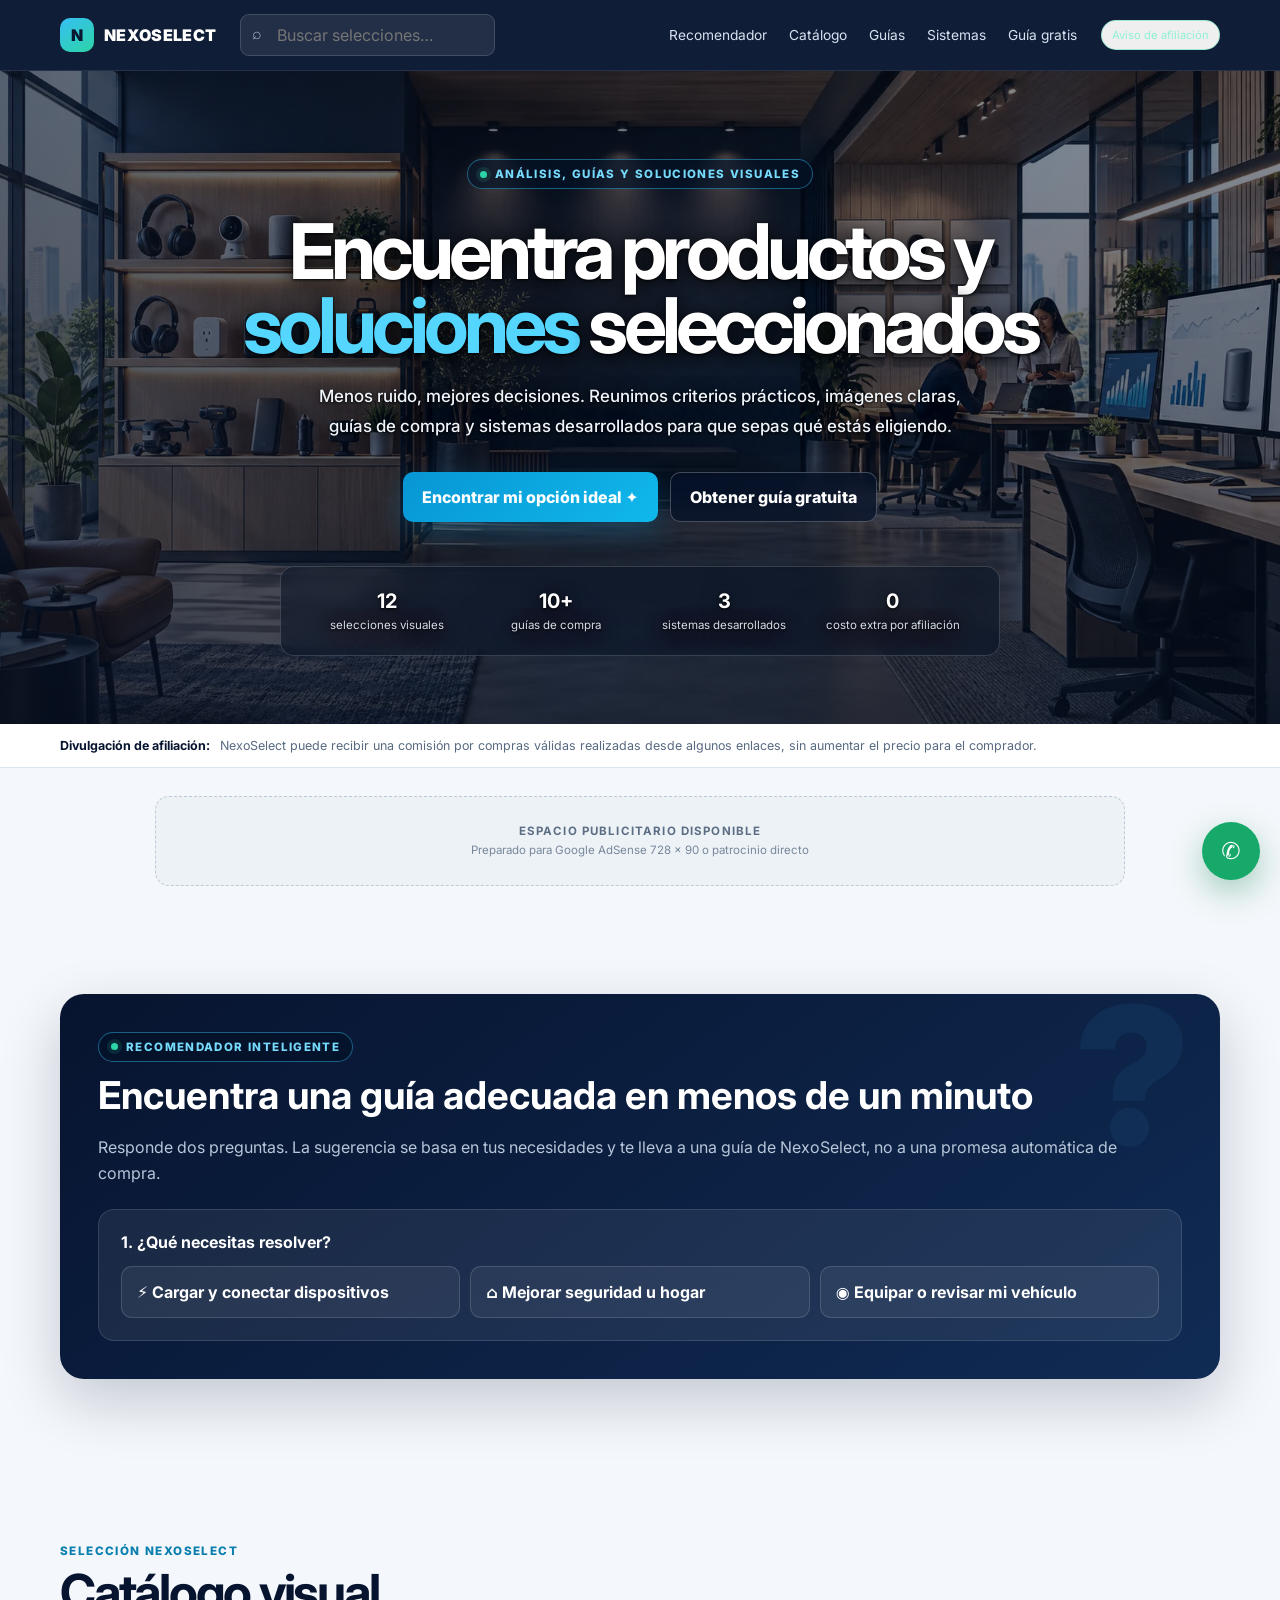
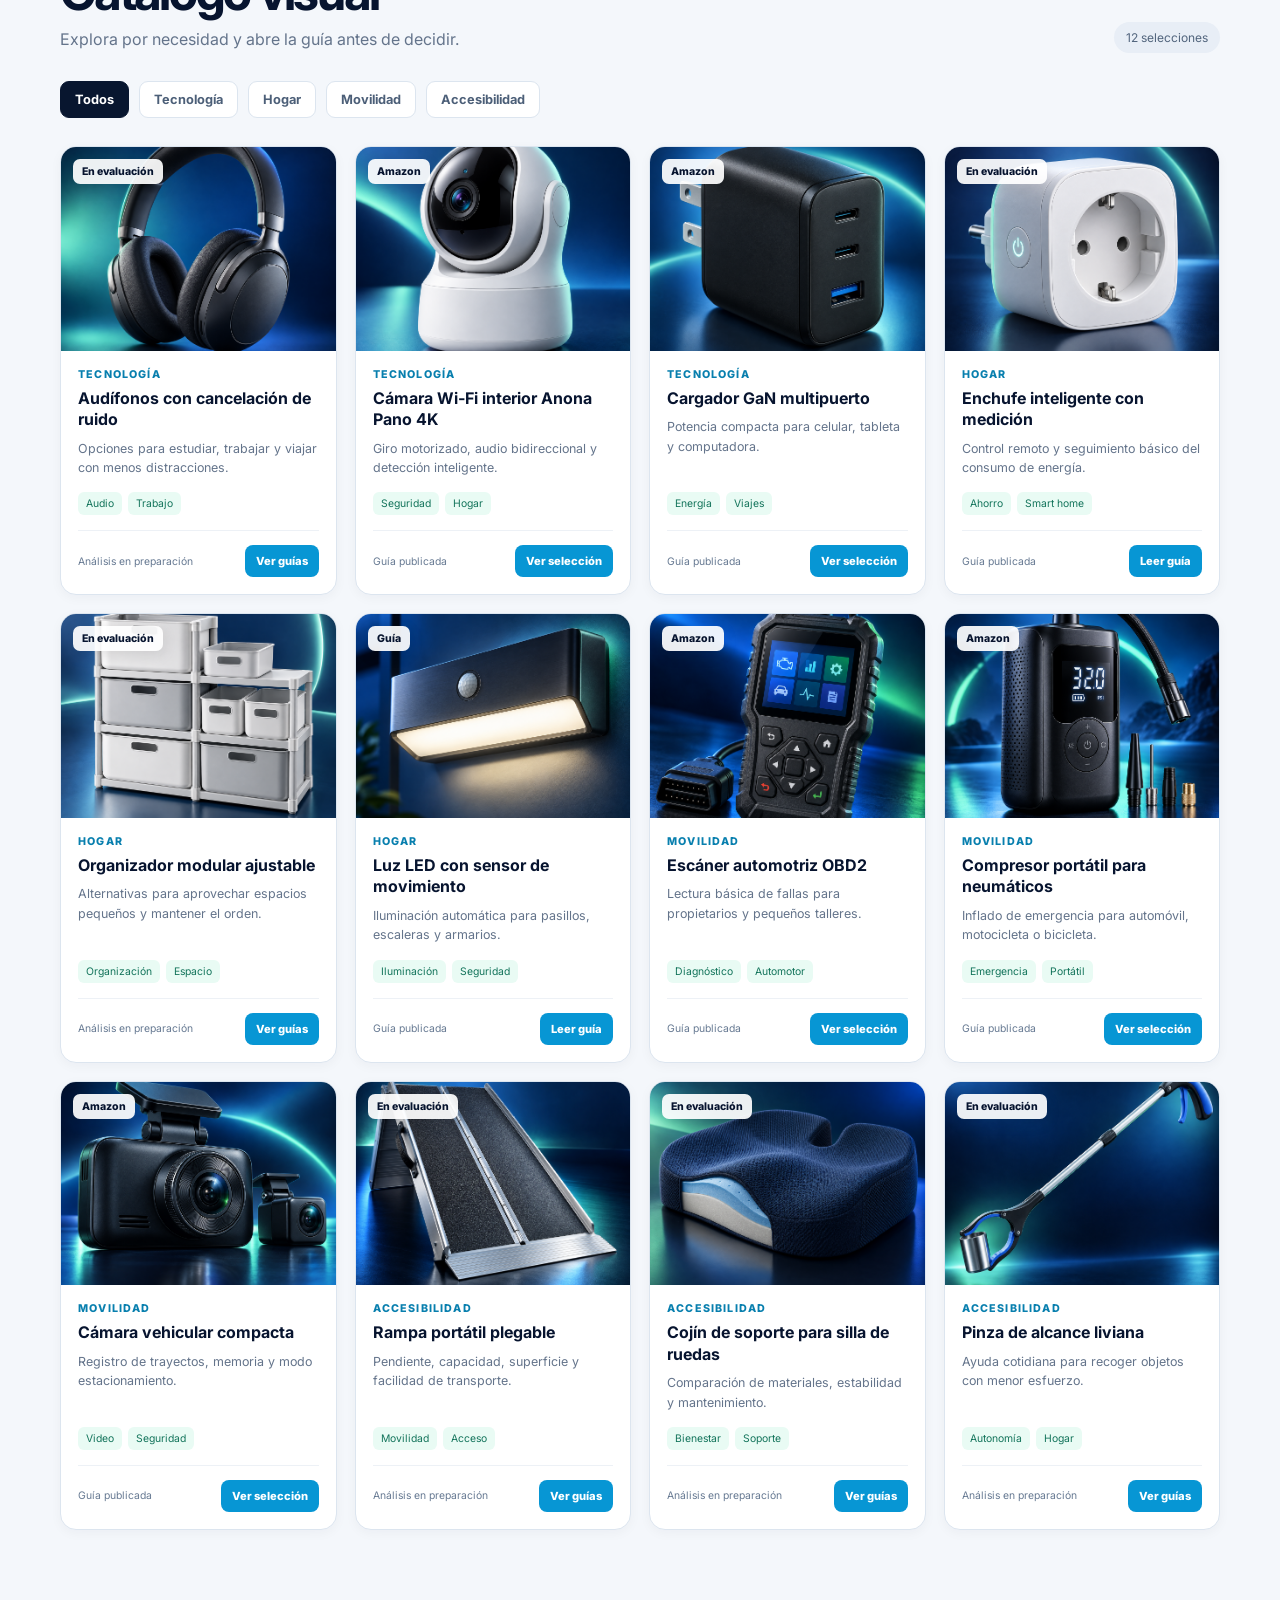
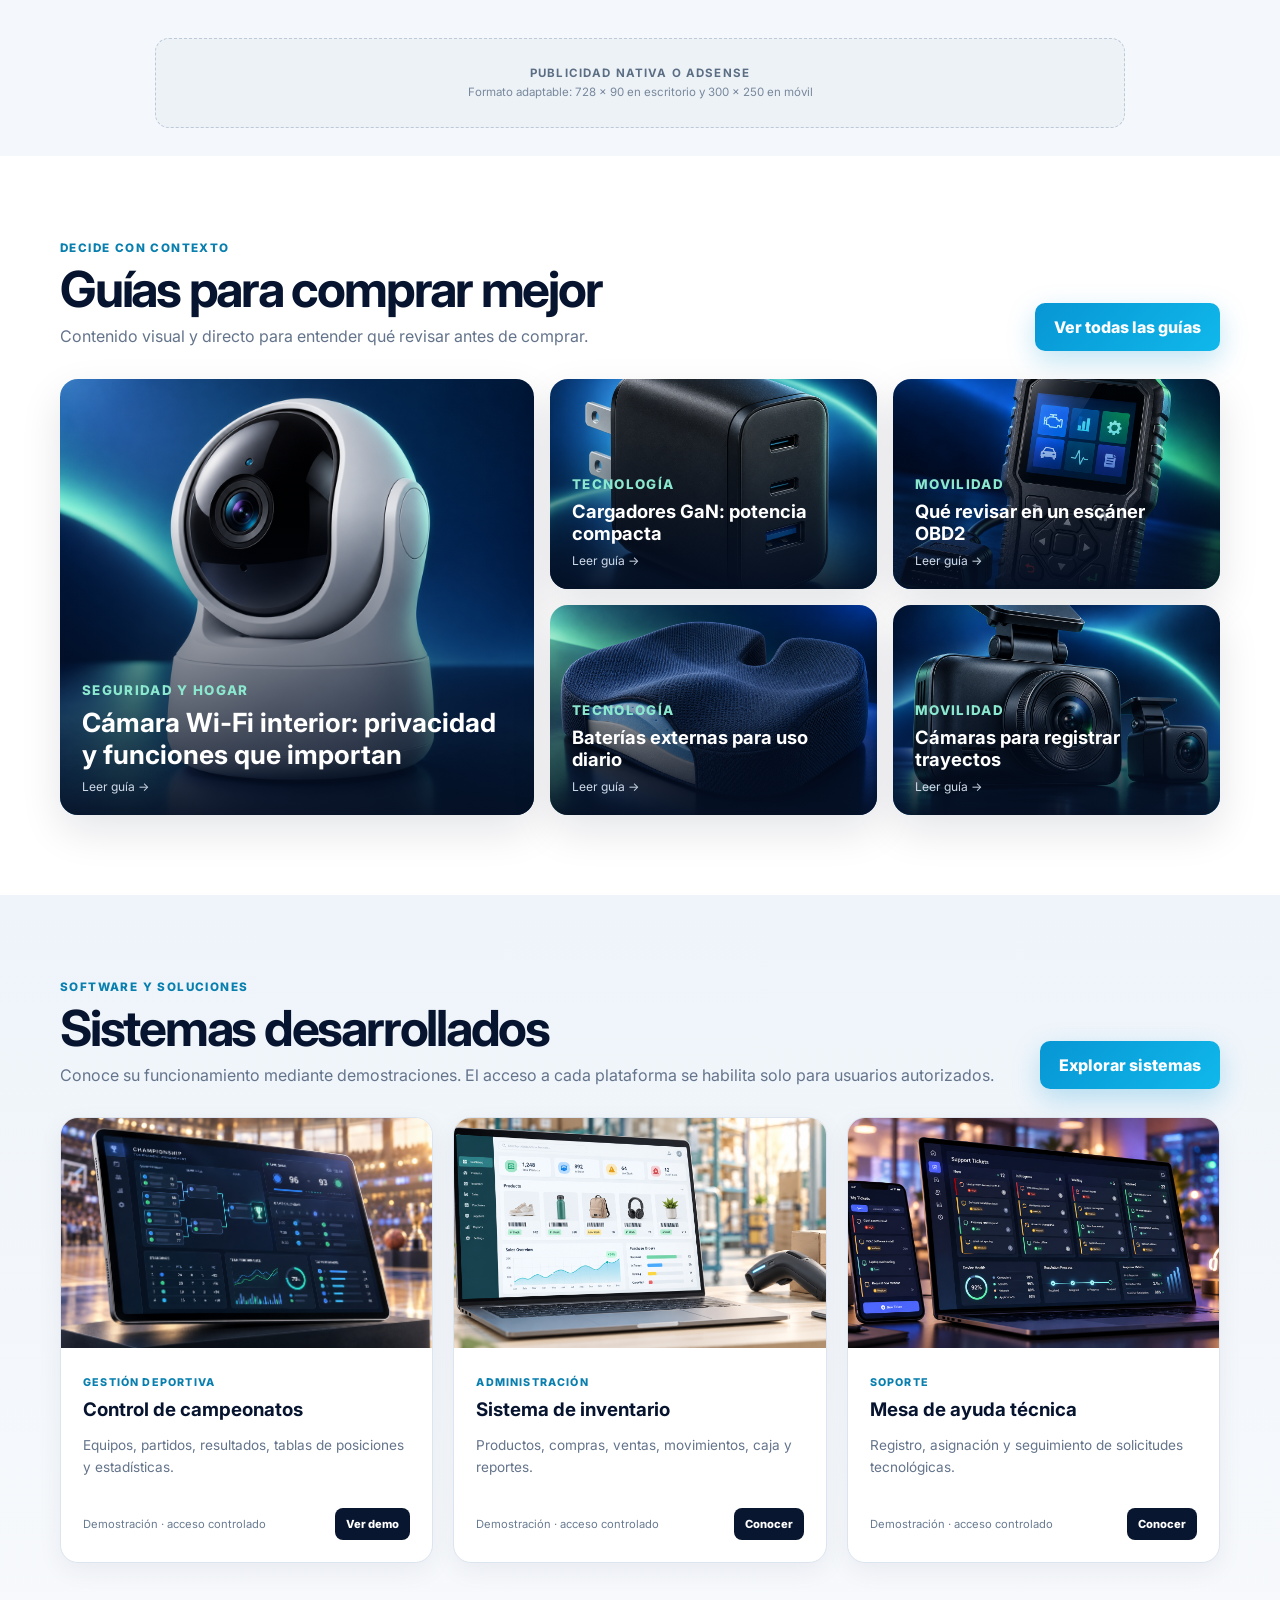
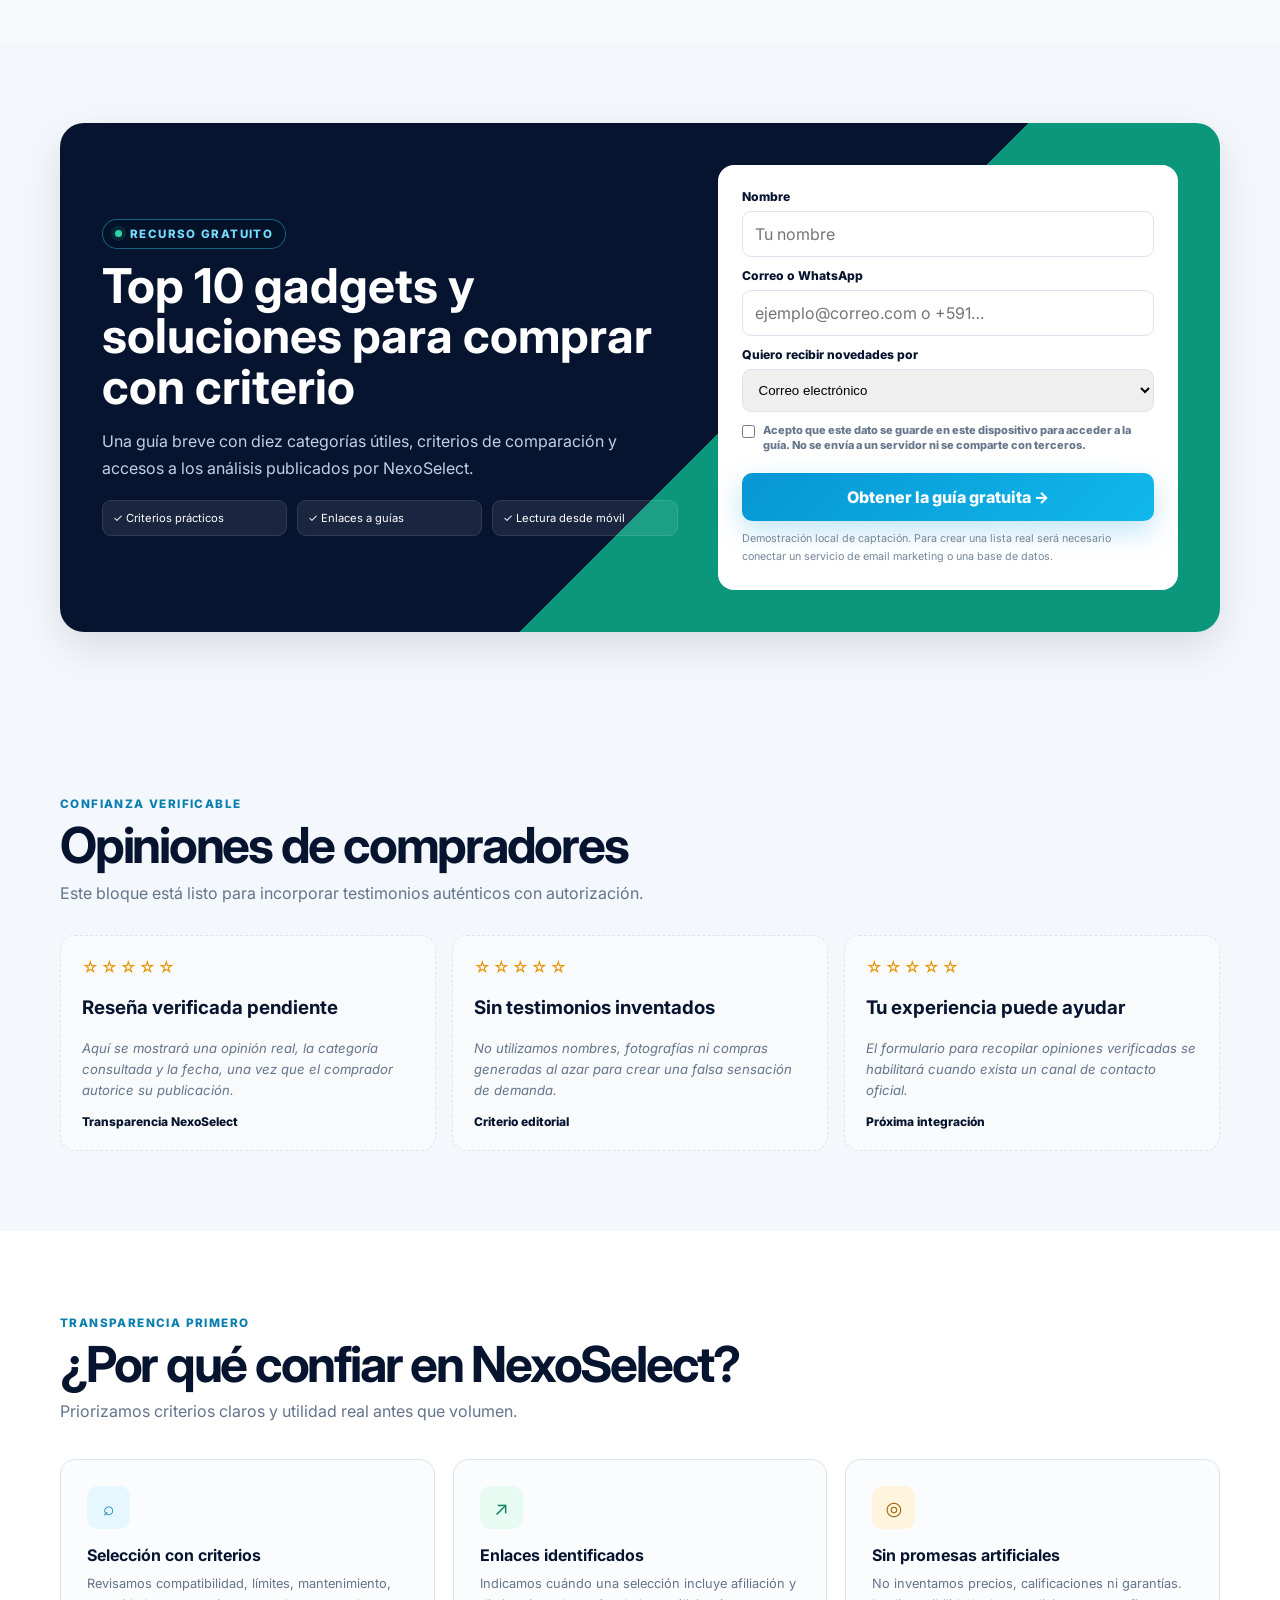
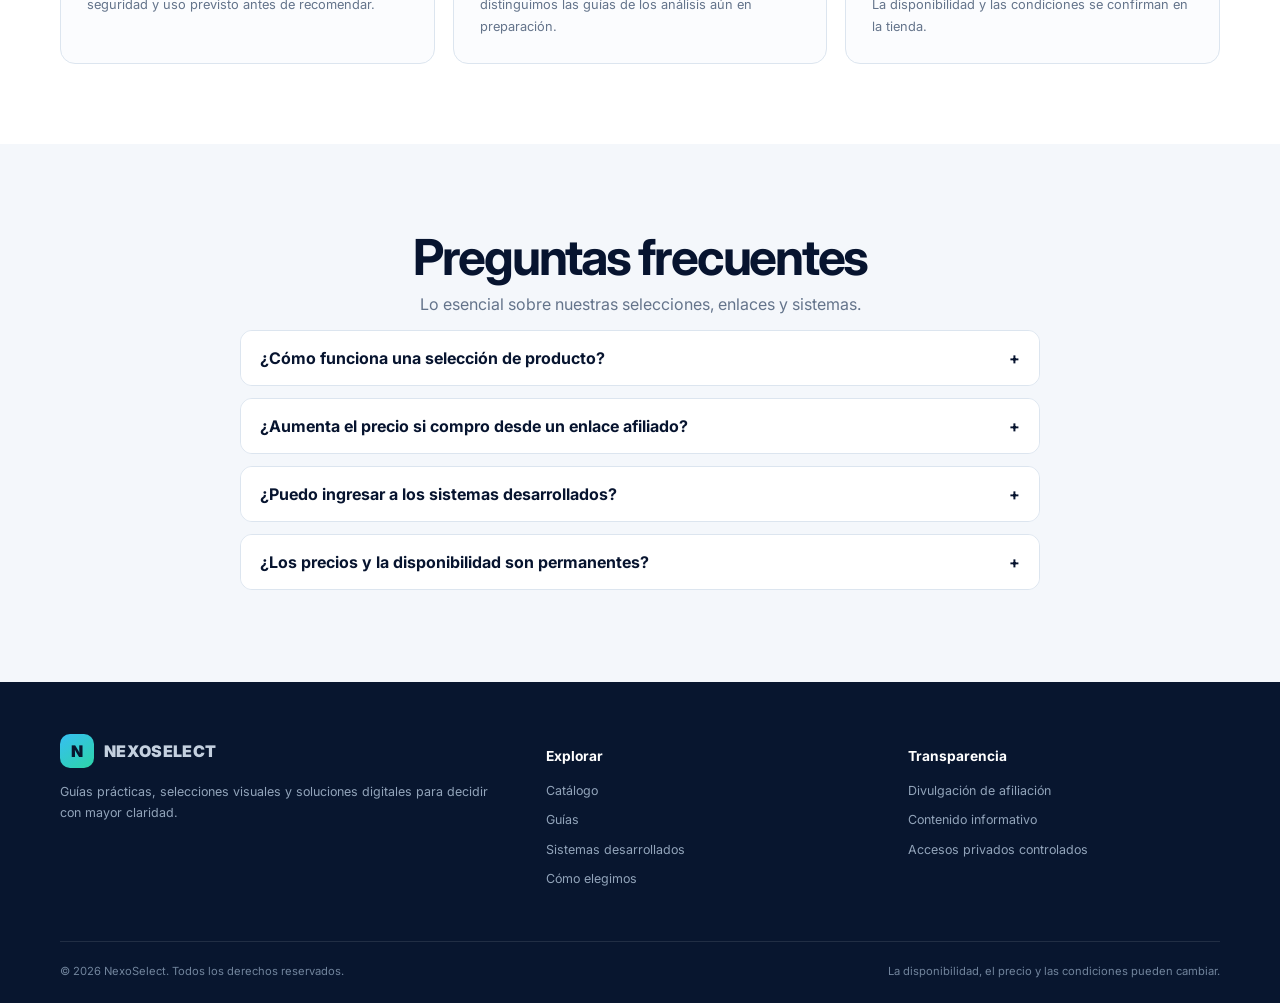
<file: index.html>
<!doctype html>
<html lang="es">
<head>
  <meta charset="utf-8">
  <meta name="viewport" content="width=device-width,initial-scale=1">
  <meta name="description" content="NexoSelect reúne guías, selecciones visuales y sistemas desarrollados para ayudarte a decidir con criterios claros.">
  <title>NexoSelect | Productos, guías y soluciones seleccionadas</title>
  <link rel="preconnect" href="https://fonts.googleapis.com">
  <link rel="preconnect" href="https://fonts.gstatic.com" crossorigin>
  <link href="https://fonts.googleapis.com/css2?family=Inter:wght@400;500;600;700;800;900&display=swap" rel="stylesheet">
  <style>
    :root{--ink:#07142f;--navy:#08162f;--navy2:#0e2346;--blue:#0796d4;--blue2:#36bff3;--mint:#2dd4a7;--paper:#f4f7fb;--white:#fff;--muted:#64748b;--line:#dce5ef;--warm:#fff7e7;--shadow:0 16px 42px rgba(7,20,47,.11)}
    *{box-sizing:border-box}html{scroll-behavior:smooth}body{margin:0;font-family:Inter,system-ui,sans-serif;color:var(--ink);background:var(--paper)}a{text-decoration:none;color:inherit}button,input{font:inherit}.wrap{width:min(1160px,calc(100% - 40px));margin:auto}.skip{position:absolute;left:-9999px}.skip:focus{left:16px;top:12px;z-index:99;background:#fff;padding:10px 14px;border-radius:8px}
    .top{position:sticky;top:0;z-index:40;background:rgba(7,20,47,.96);backdrop-filter:blur(14px);color:#fff;border-bottom:1px solid rgba(255,255,255,.09)}.nav{height:70px;display:flex;align-items:center;gap:24px}.brand{display:flex;align-items:center;gap:10px;font-weight:900;letter-spacing:.02em}.mark{display:grid;place-items:center;width:34px;height:34px;border-radius:10px;background:linear-gradient(145deg,var(--blue2),var(--mint));color:var(--navy);font-weight:900}.navlinks{display:flex;align-items:center;gap:22px;margin-left:auto;font-size:.86rem;color:#d7e2f1}.navlinks a:hover{color:#fff}.nav-search{position:relative;width:255px}.nav-search input{width:100%;border:1px solid rgba(255,255,255,.15);border-radius:9px;background:rgba(255,255,255,.08);color:#fff;padding:10px 13px 10px 36px;outline:0}.nav-search input:focus{border-color:var(--blue2)}.nav-search span{position:absolute;left:12px;top:9px;color:#9fb0c6}.nav-badge{font-size:.7rem;border:1px solid rgba(45,212,167,.4);color:#90f0d4;padding:7px 10px;border-radius:99px}.menu{display:none;margin-left:auto;border:0;background:none;color:#fff;font-size:1.5rem}
    .hero{position:relative;overflow:hidden;background:linear-gradient(90deg,rgba(4,14,33,.62),rgba(5,18,39,.47) 48%,rgba(4,14,33,.43)),linear-gradient(180deg,rgba(4,14,33,.06),rgba(4,14,33,.46)),url("assets/hero/hero-estudio-nexoselect-v2.webp") center/cover no-repeat;color:#fff;padding:88px 0 68px;min-height:610px;display:grid;align-items:center}.hero:before{content:"";position:absolute;inset:0;opacity:.08;background-image:linear-gradient(rgba(255,255,255,.05) 1px,transparent 1px),linear-gradient(90deg,rgba(255,255,255,.05) 1px,transparent 1px);background-size:32px 32px;mask-image:linear-gradient(to bottom,#000,transparent)}.hero-content{position:relative;text-align:center;max-width:850px;text-shadow:0 3px 20px rgba(0,0,0,.92),0 1px 3px rgba(0,0,0,.95)}.hero-content .btn,.hero-content .eyebrow{text-shadow:none}.eyebrow{display:inline-flex;align-items:center;gap:8px;border:1px solid rgba(54,191,243,.45);background:rgba(4,18,39,.68);backdrop-filter:blur(8px);color:#76dafb;border-radius:999px;padding:7px 12px;font-size:.72rem;font-weight:800;text-transform:uppercase;letter-spacing:.12em}.dot{width:7px;height:7px;border-radius:50%;background:var(--mint);box-shadow:0 0 0 4px rgba(45,212,167,.12)}h1{font-size:clamp(2.6rem,6vw,5rem);letter-spacing:-.065em;line-height:.96;margin:26px auto 20px;max-width:900px}.accent{color:#55d6ff}.lead{max-width:670px;margin:0 auto;color:#f0f5fb;line-height:1.75;font-size:1.06rem;font-weight:500}.actions{display:flex;justify-content:center;gap:12px;margin:30px 0 44px}.btn{display:inline-flex;align-items:center;justify-content:center;gap:9px;border:0;border-radius:10px;padding:14px 19px;font-weight:800;cursor:pointer}.btn-primary{background:linear-gradient(135deg,var(--blue),#10b8eb);color:#fff;box-shadow:0 10px 28px rgba(7,150,212,.26)}.btn-secondary{background:rgba(6,19,42,.72);color:#fff;border:1px solid rgba(255,255,255,.24);backdrop-filter:blur(8px)}.btn:hover{transform:translateY(-2px)}.stats{display:grid;grid-template-columns:repeat(4,1fr);max-width:720px;margin:auto;padding:22px;border:1px solid rgba(255,255,255,.16);border-radius:14px;background:rgba(4,15,35,.48);backdrop-filter:blur(8px)}.stat strong{display:block;font-size:1.25rem}.stat span{font-size:.72rem;color:#d4deeb}
    .disclosure{background:#fff;border-bottom:1px solid var(--line);font-size:.78rem;color:#586a82}.disclosure .wrap{padding:14px 0;display:flex;align-items:center;gap:10px}.disclosure strong{color:var(--ink)}
    section{padding:80px 0}.headrow{display:flex;justify-content:space-between;align-items:end;gap:30px;margin-bottom:28px}.kicker{color:#087fae;text-transform:uppercase;letter-spacing:.12em;font-weight:800;font-size:.73rem}.section-title{font-size:clamp(2rem,4vw,3.1rem);letter-spacing:-.045em;line-height:1.04;margin:8px 0}.section-copy{color:var(--muted);line-height:1.7;margin:0}.count{font-size:.75rem;background:#e8eef6;color:#52657d;border-radius:999px;padding:8px 12px;white-space:nowrap}.tools{display:flex;align-items:center;gap:10px;flex-wrap:wrap;margin-bottom:28px}.filter{border:1px solid var(--line);background:#fff;color:#4c5f78;border-radius:9px;padding:10px 14px;cursor:pointer;font-weight:700;font-size:.8rem}.filter.active{background:var(--navy);border-color:var(--navy);color:#fff}.mobile-search{display:none;flex:1;min-width:220px}.mobile-search input{width:100%;border:1px solid var(--line);border-radius:9px;padding:10px 13px}
    .catalog{display:grid;grid-template-columns:repeat(4,1fr);gap:18px}.product{min-width:0;display:flex;flex-direction:column;background:#fff;border:1px solid var(--line);border-radius:16px;overflow:hidden;box-shadow:0 3px 12px rgba(7,20,47,.04);transition:.25s}.product:hover{transform:translateY(-6px);box-shadow:var(--shadow)}.product.hidden{display:none}.photo{position:relative;aspect-ratio:1.35;background:#eaf1f8;overflow:hidden}.photo img{width:100%;height:100%;object-fit:cover;transition:transform .45s}.product:hover img{transform:scale(1.045)}.source{position:absolute;top:12px;left:12px;background:rgba(255,255,255,.92);color:var(--ink);padding:6px 9px;border-radius:7px;font-size:.66rem;font-weight:800;box-shadow:0 4px 15px rgba(0,0,0,.1)}.body{display:flex;flex-direction:column;flex:1;padding:17px}.category{color:#087fae;font-size:.67rem;font-weight:800;text-transform:uppercase;letter-spacing:.11em}.body h3{font-size:1rem;line-height:1.35;margin:7px 0 8px}.body p{font-size:.78rem;color:var(--muted);line-height:1.55;margin:0 0 15px}.chips{display:flex;gap:6px;flex-wrap:wrap;margin-top:auto}.chip{font-size:.65rem;padding:5px 8px;border-radius:6px;background:#e9fbf4;color:#13745b}.cardfoot{display:flex;align-items:center;justify-content:space-between;gap:8px;margin-top:15px;padding-top:14px;border-top:1px solid #edf1f6}.status{font-size:.65rem;color:#667992}.smallbtn{background:var(--blue);color:#fff;border-radius:8px;padding:9px 11px;font-size:.7rem;font-weight:800}.smallbtn:hover{background:#067bac}
    .feature-band{background:#fff}.guide-grid{display:grid;grid-template-columns:1.45fr 1fr 1fr;grid-template-rows:repeat(2,210px);gap:16px}.guide{position:relative;overflow:hidden;border-radius:18px;color:#fff;box-shadow:var(--shadow)}.guide:first-child{grid-row:span 2}.guide img{width:100%;height:100%;object-fit:cover;transition:.45s}.guide:after{content:"";position:absolute;inset:0;background:linear-gradient(to top,rgba(4,15,35,.94),rgba(4,15,35,.05) 70%)}.guide:hover img{transform:scale(1.04)}.guide-copy{position:absolute;z-index:2;left:22px;right:22px;bottom:20px}.guide-copy small{color:#8be8ce;text-transform:uppercase;letter-spacing:.1em;font-weight:800}.guide-copy h3{margin:7px 0 5px;font-size:1.15rem}.guide:first-child h3{font-size:1.65rem}.guide-copy span{font-size:.75rem;color:#cfdae8}
    .systems{background:linear-gradient(180deg,#eef4fa,#f7f9fc)}.system-grid{display:grid;grid-template-columns:repeat(3,1fr);gap:20px}.system{background:#fff;border:1px solid var(--line);border-radius:18px;overflow:hidden;box-shadow:0 8px 26px rgba(7,20,47,.06)}.system-media{height:230px;overflow:hidden;background:#dce6f3}.system-media img{width:100%;height:100%;object-fit:cover;transition:.4s}.system:hover img{transform:scale(1.035)}.system-body{padding:22px}.system-body h3{margin:8px 0}.system-body p{color:var(--muted);font-size:.85rem;line-height:1.6;min-height:55px}.system-foot{display:flex;align-items:center;justify-content:space-between;margin-top:18px}.lock{font-size:.7rem;color:#697b91}.system .smallbtn{background:var(--navy)}
    .trust{background:#fff}.trust-grid{display:grid;grid-template-columns:repeat(3,1fr);gap:18px;margin-top:34px}.trust-card{border:1px solid var(--line);border-radius:15px;padding:26px;background:#fbfcfe}.icon{display:grid;place-items:center;width:43px;height:43px;border-radius:11px;background:#e7f7ff;color:#087fac;font-size:1.2rem}.trust-card:nth-child(2) .icon{background:#e7fbf3;color:#158465}.trust-card:nth-child(3) .icon{background:#fff4dd;color:#9c6906}.trust-card h3{font-size:1rem;margin:16px 0 8px}.trust-card p{font-size:.8rem;line-height:1.65;color:var(--muted);margin:0}
    .faq{max-width:800px}.faq h2{text-align:center}.faq>p{text-align:center}.qa{background:#fff;border:1px solid var(--line);border-radius:12px;margin:12px 0;overflow:hidden}.question{width:100%;display:flex;align-items:center;justify-content:space-between;text-align:left;border:0;background:#fff;padding:17px 19px;font-weight:700;color:var(--ink);cursor:pointer}.answer{display:none;padding:0 19px 18px;color:var(--muted);font-size:.85rem;line-height:1.65}.qa.open .answer{display:block}.qa.open .question span{transform:rotate(45deg)}
    footer{background:var(--navy);color:#c4d0df;padding:52px 0 25px}.footer-grid{display:grid;grid-template-columns:1.4fr 1fr 1fr;gap:50px}.footer-brand p,.footer-grid li{font-size:.78rem;line-height:1.7;color:#92a4ba}.footer-grid h3{color:#fff;font-size:.86rem}.footer-grid ul{list-style:none;padding:0}.footer-grid li{margin:8px 0}.footer-grid a:hover{color:#fff}.legal{margin-top:36px;padding-top:22px;border-top:1px solid rgba(255,255,255,.1);display:flex;justify-content:space-between;font-size:.7rem;color:#71849c}
    .modal{position:fixed;inset:0;z-index:80;display:none;place-items:center;background:rgba(2,10,24,.72);padding:20px}.modal.open{display:grid}.modalbox{width:min(560px,100%);background:#fff;border-radius:18px;padding:30px;box-shadow:0 24px 70px rgba(0,0,0,.35)}.modalbox h2{margin:0 0 12px}.modalbox p{color:var(--muted);line-height:1.7}.close{float:right;border:0;background:#edf2f7;border-radius:8px;width:34px;height:34px;cursor:pointer}
    .campaign{display:none;background:linear-gradient(90deg,#9a5b00,#dc7900,#7a3400);color:#fff;text-align:center;padding:9px 16px;font-size:.75rem;font-weight:800}.campaign.show{display:block}.campaign time{display:inline-block;margin-left:9px;background:rgba(0,0,0,.24);padding:4px 8px;border-radius:6px;font-variant-numeric:tabular-nums}
    .adslot{width:min(970px,calc(100% - 28px));min-height:90px;margin:28px auto;display:grid;place-items:center;text-align:center;border:1px dashed #bdc9d8;border-radius:14px;background:#edf2f7;color:#78889c;padding:14px}.adslot strong{display:block;color:#5c6e84;font-size:.72rem;text-transform:uppercase;letter-spacing:.1em}.adslot span{font-size:.72rem}.quiz{background:linear-gradient(145deg,#07142f,#102b54);color:#fff;padding:38px;border-radius:24px;box-shadow:0 22px 60px rgba(7,20,47,.2);position:relative;overflow:hidden}.quiz:after{content:"?";position:absolute;right:30px;top:-35px;font-size:12rem;font-weight:900;color:rgba(54,191,243,.07)}.quiz-inner{position:relative;z-index:1}.quiz h2{font-size:clamp(1.7rem,3vw,2.5rem);margin:10px 0}.quiz p{color:#b7c6d9;line-height:1.65}.quiz-box{margin-top:22px;background:rgba(255,255,255,.07);border:1px solid rgba(255,255,255,.12);border-radius:16px;padding:22px}.quiz-options{display:grid;grid-template-columns:repeat(3,1fr);gap:10px;margin-top:14px}.quiz-options.two{grid-template-columns:repeat(2,1fr)}.quiz-option{border:1px solid rgba(255,255,255,.14);background:rgba(255,255,255,.06);color:#fff;border-radius:11px;padding:15px;text-align:left;font-weight:700;cursor:pointer}.quiz-option:hover{background:rgba(7,150,212,.25);border-color:#46c7f5}.quiz-step[hidden]{display:none}.quiz-result{background:#fff;color:var(--ink);border-radius:14px;padding:20px}.quiz-result p{color:var(--muted)}
    .leadmagnet{background:linear-gradient(135deg,#07142f 0 58%,#0a977c 58% 100%);color:#fff;border-radius:24px;padding:42px;display:grid;grid-template-columns:1fr .8fr;gap:40px;align-items:center;box-shadow:var(--shadow)}.leadmagnet h2{font-size:clamp(2rem,4vw,3rem);line-height:1.05;margin:12px 0}.leadmagnet p{color:#c1d0e2;line-height:1.7}.lead-form{background:#fff;color:var(--ink);padding:24px;border-radius:16px}.lead-form label{display:block;font-size:.76rem;font-weight:800;margin-bottom:7px}.lead-form input,.lead-form select{width:100%;border:1px solid var(--line);border-radius:9px;padding:12px;margin-bottom:11px}.lead-form .consent{display:flex;align-items:flex-start;gap:8px;color:#66778c;font-size:.69rem;line-height:1.4}.lead-form .consent input{width:auto;margin:2px 0}.lead-form .btn{width:100%;margin-top:12px}.form-note{font-size:.67rem!important;color:#74869b!important;margin:9px 0 0!important}.benefits{display:grid;grid-template-columns:repeat(3,1fr);gap:10px;margin-top:18px}.benefits span{font-size:.7rem;background:rgba(255,255,255,.08);border:1px solid rgba(255,255,255,.1);border-radius:9px;padding:10px}
    .proof-grid{display:grid;grid-template-columns:repeat(3,1fr);gap:16px}.proof-card{background:#fff;border:1px solid var(--line);border-radius:15px;padding:21px}.proof-card .stars{color:#e69400;letter-spacing:2px}.proof-card p{color:var(--muted);font-size:.82rem;line-height:1.6}.proof-card footer{background:none;color:var(--ink);padding:0;font-size:.75rem;font-weight:800}.proof-card.placeholder{border-style:dashed;background:#f8fafc}.proof-card.placeholder p{font-style:italic}
    .community{position:fixed;right:20px;bottom:20px;z-index:55}.community-main{width:58px;height:58px;border:0;border-radius:50%;background:#16a969;color:#fff;font-size:1.45rem;box-shadow:0 12px 32px rgba(13,128,77,.35);cursor:pointer}.community-panel{display:none;position:absolute;right:0;bottom:70px;width:280px;background:#fff;border:1px solid var(--line);border-radius:15px;padding:18px;box-shadow:var(--shadow)}.community.open .community-panel{display:block}.community-panel h3{margin:0 0 8px}.community-panel p{color:var(--muted);font-size:.76rem;line-height:1.5}.community-link{display:block;text-align:center;border-radius:9px;padding:11px;margin-top:8px;background:#e9f9f1;color:#08784a;font-size:.78rem;font-weight:800}.activity{position:fixed;left:20px;bottom:20px;z-index:54;max-width:320px;background:#fff;border:1px solid var(--line);border-radius:13px;padding:13px 16px;box-shadow:var(--shadow);font-size:.76rem;transform:translateY(120px);opacity:0;transition:.35s}.activity.show{transform:none;opacity:1}.activity strong{display:block;margin-bottom:3px}.lead-success{display:none;background:#e5f9f1;color:#08784a;border-radius:9px;padding:11px;font-size:.76rem;font-weight:700;margin-top:10px}.lead-success.show{display:block}
    @media(max-width:980px){.navlinks,.nav-search,.nav-badge{display:none}.menu{display:block}.navlinks.open{display:flex;position:absolute;left:0;right:0;top:70px;background:var(--navy);padding:20px;flex-direction:column;align-items:flex-start}.catalog{grid-template-columns:repeat(3,1fr)}.guide-grid{grid-template-columns:1.3fr 1fr}.guide:nth-child(n+4){display:none}.system-grid{grid-template-columns:1fr}.system{display:grid;grid-template-columns:1fr 1.2fr}.system-media{height:100%}.trust-grid,.proof-grid{grid-template-columns:1fr 1fr}.stats{grid-template-columns:repeat(2,1fr);gap:20px}.stat{padding:8px}.footer-grid{grid-template-columns:1fr 1fr}.footer-brand{grid-column:span 2}}
    @media(max-width:720px){.wrap{width:min(100% - 28px,1160px)}.hero{padding:65px 0 54px;min-height:660px;background-position:58% center}h1{font-size:2.7rem}.actions{flex-direction:column}.stats{font-size:.9rem;padding:16px}.headrow{align-items:flex-start;flex-direction:column}.mobile-search{display:block}.catalog{grid-template-columns:repeat(2,1fr)}.guide-grid{grid-template-columns:1fr;grid-template-rows:350px 200px 200px}.guide:first-child{grid-row:auto}.system{display:block}.system-media{height:220px}.trust-grid,.proof-grid{grid-template-columns:1fr}.footer-grid{grid-template-columns:1fr}.footer-brand{grid-column:auto}.legal{flex-direction:column;gap:8px}.quiz{padding:25px}.quiz-options,.quiz-options.two{grid-template-columns:1fr}.leadmagnet{grid-template-columns:1fr;padding:26px;background:linear-gradient(155deg,#07142f 0 65%,#087962 65%)}.benefits{grid-template-columns:1fr}.adslot{min-height:250px;max-width:300px}.community{right:14px;bottom:14px}.activity{left:14px;bottom:84px;max-width:calc(100% - 28px)}}
    @media(max-width:470px){.catalog{grid-template-columns:1fr}.hero h1{font-size:2.25rem}.disclosure .wrap{align-items:flex-start}.count{display:none}}
  </style>
</head>
<body>
  <div class="campaign" id="campaign" aria-live="polite"><span id="campaignLabel">Campaña especial</span><time id="campaignTimer">00d 00h 00m 00s</time></div>
  <a class="skip" href="#catalogo">Saltar al catálogo</a>
  <header class="top">
    <nav class="nav wrap" aria-label="Navegación principal">
      <a class="brand" href="#inicio"><span class="mark">N</span>NEXOSELECT</a>
      <div class="nav-search"><span>⌕</span><input id="desktopSearch" type="search" placeholder="Buscar selecciones…" aria-label="Buscar selecciones"></div>
      <div class="navlinks" id="navlinks"><a href="#recomendador">Recomendador</a><a href="#catalogo">Catálogo</a><a href="#guias">Guías</a><a href="#sistemas">Sistemas</a><a href="#lead-magnet">Guía gratis</a></div>
      <button class="nav-badge" id="disclosureOpen">Aviso de afiliación</button>
      <button class="menu" id="menu" aria-label="Abrir menú">☰</button>
    </nav>
  </header>

  <main>
    <section class="hero" id="inicio">
      <div class="wrap hero-content">
        <span class="eyebrow"><span class="dot"></span>Análisis, guías y soluciones visuales</span>
        <h1>Encuentra productos y <span class="accent">soluciones</span> seleccionados</h1>
        <p class="lead">Menos ruido, mejores decisiones. Reunimos criterios prácticos, imágenes claras, guías de compra y sistemas desarrollados para que sepas qué estás eligiendo.</p>
        <div class="actions"><a class="btn btn-primary" href="#recomendador">Encontrar mi opción ideal ✦</a><a class="btn btn-secondary" href="#lead-magnet">Obtener guía gratuita</a></div>
        <div class="stats"><div class="stat"><strong>12</strong><span>selecciones visuales</span></div><div class="stat"><strong>10+</strong><span>guías de compra</span></div><div class="stat"><strong>3</strong><span>sistemas desarrollados</span></div><div class="stat"><strong>0</strong><span>costo extra por afiliación</span></div></div>
      </div>
    </section>
    <div class="disclosure"><div class="wrap"><strong>Divulgación de afiliación:</strong><span>NexoSelect puede recibir una comisión por compras válidas realizadas desde algunos enlaces, sin aumentar el precio para el comprador.</span></div></div>

    <div class="adslot" aria-label="Espacio publicitario"><div><strong>Espacio publicitario disponible</strong><span>Preparado para Google AdSense 728 × 90 o patrocinio directo</span></div></div>

    <section id="recomendador"><div class="wrap"><div class="quiz"><div class="quiz-inner"><span class="eyebrow"><span class="dot"></span>Recomendador inteligente</span><h2>Encuentra una guía adecuada en menos de un minuto</h2><p>Responde dos preguntas. La sugerencia se basa en tus necesidades y te lleva a una guía de NexoSelect, no a una promesa automática de compra.</p><div class="quiz-box">
      <div class="quiz-step" id="quizStep1"><strong>1. ¿Qué necesitas resolver?</strong><div class="quiz-options"><button class="quiz-option" data-goal="tech">⚡ Cargar y conectar dispositivos</button><button class="quiz-option" data-goal="home">⌂ Mejorar seguridad u hogar</button><button class="quiz-option" data-goal="mobility">◉ Equipar o revisar mi vehículo</button></div></div>
      <div class="quiz-step" id="quizStep2" hidden><strong>2. ¿Qué rango quieres priorizar?</strong><div class="quiz-options two"><button class="quiz-option" data-budget="value">Ahorro y utilidad esencial</button><button class="quiz-option" data-budget="premium">Más funciones y rendimiento</button></div></div>
      <div class="quiz-step quiz-result" id="quizResult" hidden><span class="category">Coincidencia recomendada</span><h3 id="quizTitle"></h3><p id="quizDescription"></p><div class="actions" style="justify-content:flex-start;margin:16px 0 0"><a class="btn btn-primary" id="quizLink" href="guias/">Ver guía recomendada →</a><button class="btn" id="quizReset">Reiniciar</button></div></div>
    </div></div></div></div></section>

    <section id="catalogo">
      <div class="wrap">
        <div class="headrow"><div><span class="kicker">Selección NexoSelect</span><h2 class="section-title">Catálogo visual</h2><p class="section-copy">Explora por necesidad y abre la guía antes de decidir.</p></div><span class="count" id="count">12 selecciones</span></div>
        <div class="tools" role="group" aria-label="Filtrar catálogo"><button class="filter active" data-filter="all">Todos</button><button class="filter" data-filter="tech">Tecnología</button><button class="filter" data-filter="home">Hogar</button><button class="filter" data-filter="mobility">Movilidad</button><button class="filter" data-filter="access">Accesibilidad</button><div class="mobile-search"><input id="mobileSearch" type="search" placeholder="Buscar en el catálogo…"></div></div>
        <div class="catalog" id="productGrid">
          <article class="product" data-category="tech" data-search="audifonos cancelacion ruido audio trabajo estudio"><div class="photo"><img src="assets/products/audifonos-premium-v1.png" alt="Audífonos inalámbricos de diadema" loading="lazy"><span class="source">En evaluación</span></div><div class="body"><span class="category">Tecnología</span><h3>Audífonos con cancelación de ruido</h3><p>Opciones para estudiar, trabajar y viajar con menos distracciones.</p><div class="chips"><span class="chip">Audio</span><span class="chip">Trabajo</span></div><div class="cardfoot"><span class="status">Análisis en preparación</span><a class="smallbtn" href="guias/">Ver guías</a></div></div></article>
          <article class="product" data-category="tech" data-search="camara wifi seguridad hogar vigilancia anona pano 4k"><div class="photo"><img src="ChatGPT%20Image%2020%20sept%202026,%2010_33_46%20a.m.%20(3).png" alt="Cámara Wi-Fi interior" loading="lazy"><span class="source">Amazon</span></div><div class="body"><span class="category">Tecnología</span><h3>Cámara Wi‑Fi interior Anona Pano 4K</h3><p>Giro motorizado, audio bidireccional y detección inteligente.</p><div class="chips"><span class="chip">Seguridad</span><span class="chip">Hogar</span></div><div class="cardfoot"><span class="status">Guía publicada</span><a class="smallbtn" href="guias/camaras-wifi.html">Ver selección</a></div></div></article>
          <article class="product" data-category="tech" data-search="cargador usb c gan viaje celular laptop"><div class="photo"><img src="ChatGPT%20Image%2020%20sept%202026,%2010_33_46%20a.m.%20(1).png" alt="Cargador GaN multipuerto" loading="lazy"><span class="source">Amazon</span></div><div class="body"><span class="category">Tecnología</span><h3>Cargador GaN multipuerto</h3><p>Potencia compacta para celular, tableta y computadora.</p><div class="chips"><span class="chip">Energía</span><span class="chip">Viajes</span></div><div class="cardfoot"><span class="status">Guía publicada</span><a class="smallbtn" href="guias/cargadores-gan.html">Ver selección</a></div></div></article>
          <article class="product" data-category="home" data-search="enchufe inteligente energia hogar automatizacion"><div class="photo"><img src="ChatGPT%20Image%2020%20sept%202026,%2010_33_46%20a.m.%20(2).png" alt="Enchufe inteligente con medición" loading="lazy"><span class="source">En evaluación</span></div><div class="body"><span class="category">Hogar</span><h3>Enchufe inteligente con medición</h3><p>Control remoto y seguimiento básico del consumo de energía.</p><div class="chips"><span class="chip">Ahorro</span><span class="chip">Smart home</span></div><div class="cardfoot"><span class="status">Guía publicada</span><a class="smallbtn" href="guias/enchufes-inteligentes.html">Leer guía</a></div></div></article>
          <article class="product" data-category="home" data-search="organizador modular cocina ropa hogar espacio"><div class="photo"><img src="ChatGPT%20Image%2020%20sept%202026,%2010_33_47%20a.m.%20(4).png" alt="Organizador modular ajustable" loading="lazy"><span class="source">En evaluación</span></div><div class="body"><span class="category">Hogar</span><h3>Organizador modular ajustable</h3><p>Alternativas para aprovechar espacios pequeños y mantener el orden.</p><div class="chips"><span class="chip">Organización</span><span class="chip">Espacio</span></div><div class="cardfoot"><span class="status">Análisis en preparación</span><a class="smallbtn" href="guias/">Ver guías</a></div></div></article>
          <article class="product" data-category="home" data-search="luz led sensor movimiento pasillo armario"><div class="photo"><img src="ChatGPT%20Image%2020%20sept%202026,%2010_33_47%20a.m.%20(5).png" alt="Luz LED con sensor de movimiento" loading="lazy"><span class="source">Guía</span></div><div class="body"><span class="category">Hogar</span><h3>Luz LED con sensor de movimiento</h3><p>Iluminación automática para pasillos, escaleras y armarios.</p><div class="chips"><span class="chip">Iluminación</span><span class="chip">Seguridad</span></div><div class="cardfoot"><span class="status">Guía publicada</span><a class="smallbtn" href="guias/luces-sensor.html">Leer guía</a></div></div></article>
          <article class="product" data-category="mobility" data-search="escaner obd2 automotriz diagnostico vehiculo"><div class="photo"><img src="ChatGPT%20Image%2020%20sept%202026,%2010_33_48%20a.m.%20(8).png" alt="Escáner automotriz OBD2" loading="lazy"><span class="source">Amazon</span></div><div class="body"><span class="category">Movilidad</span><h3>Escáner automotriz OBD2</h3><p>Lectura básica de fallas para propietarios y pequeños talleres.</p><div class="chips"><span class="chip">Diagnóstico</span><span class="chip">Automotor</span></div><div class="cardfoot"><span class="status">Guía publicada</span><a class="smallbtn" href="guias/escaner-obd2.html">Ver selección</a></div></div></article>
          <article class="product" data-category="mobility" data-search="compresor aire portatil llantas auto bicicleta"><div class="photo"><img src="ChatGPT%20Image%2020%20sept%202026,%2010_33_47%20a.m.%20(6).png" alt="Compresor portátil digital" loading="lazy"><span class="source">Amazon</span></div><div class="body"><span class="category">Movilidad</span><h3>Compresor portátil para neumáticos</h3><p>Inflado de emergencia para automóvil, motocicleta o bicicleta.</p><div class="chips"><span class="chip">Emergencia</span><span class="chip">Portátil</span></div><div class="cardfoot"><span class="status">Guía publicada</span><a class="smallbtn" href="guias/compresores-portatiles.html">Ver selección</a></div></div></article>
          <article class="product" data-category="mobility" data-search="camara dashcam vehiculo seguridad conduccion"><div class="photo"><img src="ChatGPT%20Image%2020%20sept%202026,%2010_33_47%20a.m.%20(7).png" alt="Cámara vehicular frontal y trasera" loading="lazy"><span class="source">Amazon</span></div><div class="body"><span class="category">Movilidad</span><h3>Cámara vehicular compacta</h3><p>Registro de trayectos, memoria y modo estacionamiento.</p><div class="chips"><span class="chip">Video</span><span class="chip">Seguridad</span></div><div class="cardfoot"><span class="status">Guía publicada</span><a class="smallbtn" href="guias/camaras-vehiculares.html">Ver selección</a></div></div></article>
          <article class="product" data-category="access" data-search="rampa portatil silla ruedas accesibilidad aluminio"><div class="photo"><img src="ChatGPT%20Image%2020%20sept%202026,%2010_33_48%20a.m.%20(9).png" alt="Rampa portátil plegable" loading="lazy"><span class="source">En evaluación</span></div><div class="body"><span class="category">Accesibilidad</span><h3>Rampa portátil plegable</h3><p>Pendiente, capacidad, superficie y facilidad de transporte.</p><div class="chips"><span class="chip">Movilidad</span><span class="chip">Acceso</span></div><div class="cardfoot"><span class="status">Análisis en preparación</span><a class="smallbtn" href="guias/">Ver guías</a></div></div></article>
          <article class="product" data-category="access" data-search="cojin silla ruedas postura comodidad accesibilidad"><div class="photo"><img src="ChatGPT%20Image%2020%20sept%202026,%2010_33_48%20a.m.%20(10).png" alt="Cojín de soporte para silla de ruedas" loading="lazy"><span class="source">En evaluación</span></div><div class="body"><span class="category">Accesibilidad</span><h3>Cojín de soporte para silla de ruedas</h3><p>Comparación de materiales, estabilidad y mantenimiento.</p><div class="chips"><span class="chip">Bienestar</span><span class="chip">Soporte</span></div><div class="cardfoot"><span class="status">Análisis en preparación</span><a class="smallbtn" href="guias/">Ver guías</a></div></div></article>
          <article class="product" data-category="access" data-search="agarre pinza alcanzador movilidad reducida hogar"><div class="photo"><img src="ChatGPT%20Image%2020%20sept%202026,%2010_33_48%20a.m.%20(11).png" alt="Pinza liviana de largo alcance" loading="lazy"><span class="source">En evaluación</span></div><div class="body"><span class="category">Accesibilidad</span><h3>Pinza de alcance liviana</h3><p>Ayuda cotidiana para recoger objetos con menor esfuerzo.</p><div class="chips"><span class="chip">Autonomía</span><span class="chip">Hogar</span></div><div class="cardfoot"><span class="status">Análisis en preparación</span><a class="smallbtn" href="guias/">Ver guías</a></div></div></article>
        </div>
      </div>
    </section>

    <div class="adslot" aria-label="Espacio publicitario"><div><strong>Publicidad nativa o AdSense</strong><span>Formato adaptable: 728 × 90 en escritorio y 300 × 250 en móvil</span></div></div>

    <section class="feature-band" id="guias"><div class="wrap"><div class="headrow"><div><span class="kicker">Decide con contexto</span><h2 class="section-title">Guías para comprar mejor</h2><p class="section-copy">Contenido visual y directo para entender qué revisar antes de comprar.</p></div><a class="btn btn-primary" href="guias/">Ver todas las guías</a></div><div class="guide-grid">
      <a class="guide" href="guias/camaras-wifi.html"><img src="ChatGPT%20Image%2020%20sept%202026,%2010_33_46%20a.m.%20(3).png" alt="Guía de cámaras Wi-Fi"><div class="guide-copy"><small>Seguridad y hogar</small><h3>Cámara Wi‑Fi interior: privacidad y funciones que importan</h3><span>Leer guía →</span></div></a>
      <a class="guide" href="guias/cargadores-gan.html"><img src="ChatGPT%20Image%2020%20sept%202026,%2010_33_46%20a.m.%20(1).png" alt="Guía de cargadores GaN"><div class="guide-copy"><small>Tecnología</small><h3>Cargadores GaN: potencia compacta</h3><span>Leer guía →</span></div></a>
      <a class="guide" href="guias/escaner-obd2.html"><img src="ChatGPT%20Image%2020%20sept%202026,%2010_33_48%20a.m.%20(8).png" alt="Guía de escáner OBD2"><div class="guide-copy"><small>Movilidad</small><h3>Qué revisar en un escáner OBD2</h3><span>Leer guía →</span></div></a>
      <a class="guide" href="guias/baterias-externas.html"><img src="ChatGPT%20Image%2020%20sept%202026,%2010_33_48%20a.m.%20(10).png" alt="Guía de baterías externas"><div class="guide-copy"><small>Tecnología</small><h3>Baterías externas para uso diario</h3><span>Leer guía →</span></div></a>
      <a class="guide" href="guias/camaras-vehiculares.html"><img src="ChatGPT%20Image%2020%20sept%202026,%2010_33_47%20a.m.%20(7).png" alt="Guía de cámaras vehiculares"><div class="guide-copy"><small>Movilidad</small><h3>Cámaras para registrar trayectos</h3><span>Leer guía →</span></div></a>
    </div></div></section>

    <section class="systems" id="sistemas"><div class="wrap"><div class="headrow"><div><span class="kicker">Software y soluciones</span><h2 class="section-title">Sistemas desarrollados</h2><p class="section-copy">Conoce su funcionamiento mediante demostraciones. El acceso a cada plataforma se habilita solo para usuarios autorizados.</p></div><a class="btn btn-primary" href="sistemas/">Explorar sistemas</a></div><div class="system-grid">
      <article class="system"><div class="system-media"><img src="sistemas/SISTEMAS_1.png" alt="Sistema de control de campeonatos" loading="lazy"></div><div class="system-body"><span class="category">Gestión deportiva</span><h3>Control de campeonatos</h3><p>Equipos, partidos, resultados, tablas de posiciones y estadísticas.</p><div class="system-foot"><span class="lock">Demostración · acceso controlado</span><a class="smallbtn" href="sistemas/control-juego.html">Ver demo</a></div></div></article>
      <article class="system"><div class="system-media"><img src="sistemas/SISTEMAS_3.png" alt="Sistema de inventario" loading="lazy"></div><div class="system-body"><span class="category">Administración</span><h3>Sistema de inventario</h3><p>Productos, compras, ventas, movimientos, caja y reportes.</p><div class="system-foot"><span class="lock">Demostración · acceso controlado</span><a class="smallbtn" href="sistemas/">Conocer</a></div></div></article>
      <article class="system"><div class="system-media"><img src="sistemas/SISTEMAS_2.png" alt="Mesa de ayuda técnica" loading="lazy"></div><div class="system-body"><span class="category">Soporte</span><h3>Mesa de ayuda técnica</h3><p>Registro, asignación y seguimiento de solicitudes tecnológicas.</p><div class="system-foot"><span class="lock">Demostración · acceso controlado</span><a class="smallbtn" href="sistemas/">Conocer</a></div></div></article>
    </div></div></section>

    <section id="lead-magnet"><div class="wrap"><div class="leadmagnet"><div><span class="eyebrow"><span class="dot"></span>Recurso gratuito</span><h2>Top 10 gadgets y soluciones para comprar con criterio</h2><p>Una guía breve con diez categorías útiles, criterios de comparación y accesos a los análisis publicados por NexoSelect.</p><div class="benefits"><span>✓ Criterios prácticos</span><span>✓ Enlaces a guías</span><span>✓ Lectura desde móvil</span></div></div><form class="lead-form" id="leadForm"><label for="leadName">Nombre</label><input id="leadName" name="name" autocomplete="name" required placeholder="Tu nombre"><label for="leadContact">Correo o WhatsApp</label><input id="leadContact" name="contact" required placeholder="ejemplo@correo.com o +591…"><label for="leadChannel">Quiero recibir novedades por</label><select id="leadChannel" name="channel"><option value="correo">Correo electrónico</option><option value="whatsapp">WhatsApp</option></select><label class="consent"><input id="leadConsent" type="checkbox" required><span>Acepto que este dato se guarde en este dispositivo para acceder a la guía. No se envía a un servidor ni se comparte con terceros.</span></label><button class="btn btn-primary" type="submit">Obtener la guía gratuita →</button><p class="form-note">Demostración local de captación. Para crear una lista real será necesario conectar un servicio de email marketing o una base de datos.</p><div class="lead-success" id="leadSuccess">Datos guardados en este dispositivo. Abriendo la guía…</div></form></div></div></section>

    <section aria-labelledby="reviews-title"><div class="wrap"><div class="headrow"><div><span class="kicker">Confianza verificable</span><h2 class="section-title" id="reviews-title">Opiniones de compradores</h2><p class="section-copy">Este bloque está listo para incorporar testimonios auténticos con autorización.</p></div></div><div class="proof-grid"><article class="proof-card placeholder"><div class="stars">☆☆☆☆☆</div><h3>Reseña verificada pendiente</h3><p>Aquí se mostrará una opinión real, la categoría consultada y la fecha, una vez que el comprador autorice su publicación.</p><footer>Transparencia NexoSelect</footer></article><article class="proof-card placeholder"><div class="stars">☆☆☆☆☆</div><h3>Sin testimonios inventados</h3><p>No utilizamos nombres, fotografías ni compras generadas al azar para crear una falsa sensación de demanda.</p><footer>Criterio editorial</footer></article><article class="proof-card placeholder"><div class="stars">☆☆☆☆☆</div><h3>Tu experiencia puede ayudar</h3><p>El formulario para recopilar opiniones verificadas se habilitará cuando exista un canal de contacto oficial.</p><footer>Próxima integración</footer></article></div></div></section>

    <section class="trust" id="metodo"><div class="wrap"><div class="headrow"><div><span class="kicker">Transparencia primero</span><h2 class="section-title">¿Por qué confiar en NexoSelect?</h2><p class="section-copy">Priorizamos criterios claros y utilidad real antes que volumen.</p></div></div><div class="trust-grid"><article class="trust-card"><div class="icon">⌕</div><h3>Selección con criterios</h3><p>Revisamos compatibilidad, límites, mantenimiento, seguridad y uso previsto antes de recomendar.</p></article><article class="trust-card"><div class="icon">↗</div><h3>Enlaces identificados</h3><p>Indicamos cuándo una selección incluye afiliación y distinguimos las guías de los análisis aún en preparación.</p></article><article class="trust-card"><div class="icon">◎</div><h3>Sin promesas artificiales</h3><p>No inventamos precios, calificaciones ni garantías. La disponibilidad y las condiciones se confirman en la tienda.</p></article></div></div></section>

    <section id="preguntas"><div class="wrap faq"><h2 class="section-title">Preguntas frecuentes</h2><p class="section-copy">Lo esencial sobre nuestras selecciones, enlaces y sistemas.</p><div class="qa"><button class="question">¿Cómo funciona una selección de producto?<span>+</span></button><div class="answer">Primero definimos el uso, después revisamos compatibilidad, límites y costos asociados. Cuando existe una guía publicada, puedes abrirla desde la tarjeta del producto.</div></div><div class="qa"><button class="question">¿Aumenta el precio si compro desde un enlace afiliado?<span>+</span></button><div class="answer">No. Una compra válida puede generar una comisión para NexoSelect, pero no incrementa el precio para el comprador.</div></div><div class="qa"><button class="question">¿Puedo ingresar a los sistemas desarrollados?<span>+</span></button><div class="answer">Solo los usuarios autorizados reciben acceso. Los demás visitantes pueden consultar las demostraciones y videos disponibles en la sección Sistemas.</div></div><div class="qa"><button class="question">¿Los precios y la disponibilidad son permanentes?<span>+</span></button><div class="answer">No. Pueden cambiar en cualquier momento. Por eso la información comercial definitiva debe confirmarse en la tienda enlazada.</div></div></div></section>
  </main>

  <footer><div class="wrap"><div class="footer-grid"><div class="footer-brand"><a class="brand" href="#inicio"><span class="mark">N</span>NEXOSELECT</a><p>Guías prácticas, selecciones visuales y soluciones digitales para decidir con mayor claridad.</p></div><div><h3>Explorar</h3><ul><li><a href="#catalogo">Catálogo</a></li><li><a href="guias/">Guías</a></li><li><a href="sistemas/">Sistemas desarrollados</a></li><li><a href="#metodo">Cómo elegimos</a></li></ul></div><div><h3>Transparencia</h3><ul><li><button id="footerDisclosure" style="border:0;background:none;color:inherit;padding:0;cursor:pointer">Divulgación de afiliación</button></li><li>Contenido informativo</li><li>Accesos privados controlados</li></ul></div></div><div class="legal"><span>© 2026 NexoSelect. Todos los derechos reservados.</span><span>La disponibilidad, el precio y las condiciones pueden cambiar.</span></div></div></footer>

  <div class="modal" id="modal" role="dialog" aria-modal="true" aria-labelledby="modalTitle"><div class="modalbox"><button class="close" id="closeModal" aria-label="Cerrar">×</button><h2 id="modalTitle">Divulgación de afiliación</h2><p>NexoSelect participa en programas de afiliación. Algunos enlaces pueden generar una comisión si realizas una compra válida, sin aumentar el precio para ti.</p><p>Las selecciones se presentan con fines informativos. Verifica siempre precio, disponibilidad, compatibilidad, condiciones de envío y políticas directamente en la tienda.</p></div></div>
  <div class="modal" id="leadModal" role="dialog" aria-modal="true" aria-labelledby="leadModalTitle"><div class="modalbox"><button class="close" id="closeLeadModal" aria-label="Cerrar">×</button><span class="category">Regalo de bienvenida</span><h2 id="leadModalTitle">Obtén la guía Top 10 de NexoSelect</h2><p>Recibe acceso inmediato a la guía y guarda tus datos únicamente en este dispositivo.</p><button class="btn btn-primary" id="goToLead">Completar datos →</button><button class="btn" id="dismissLead">Ahora no</button></div></div>
  <div class="community" id="community"><button class="community-main" id="communityButton" aria-label="Abrir comunidad VIP">✆</button><div class="community-panel"><h3>Comunidad NexoSelect</h3><p>El widget está preparado para WhatsApp o Telegram. El enlace oficial se activará cuando configures el número o canal.</p><a class="community-link" id="communityLink" href="#lead-magnet">Avisarme cuando esté disponible</a></div></div>
  <div class="activity" id="activity"><strong>Actividad en este dispositivo</strong><span id="activityText">Explora una guía para guardar tu actividad reciente.</span></div>
  <script>
    const products=[...document.querySelectorAll('.product')], filters=[...document.querySelectorAll('.filter')], desktop=document.getElementById('desktopSearch'), mobile=document.getElementById('mobileSearch'), count=document.getElementById('count');let active='all';
    function apply(){const q=(desktop.value||mobile.value||'').toLowerCase().trim();let visible=0;products.forEach(p=>{const ok=(active==='all'||p.dataset.category===active)&&(!q||p.dataset.search.includes(q)||p.textContent.toLowerCase().includes(q));p.classList.toggle('hidden',!ok);if(ok)visible++});count.textContent=visible+' '+(visible===1?'selección':'selecciones')}
    filters.forEach(b=>b.addEventListener('click',()=>{filters.forEach(x=>x.classList.remove('active'));b.classList.add('active');active=b.dataset.filter;apply()}));desktop.addEventListener('input',()=>{mobile.value=desktop.value;apply()});mobile.addEventListener('input',()=>{desktop.value=mobile.value;apply()});
    document.querySelectorAll('.question').forEach(q=>q.addEventListener('click',()=>q.parentElement.classList.toggle('open')));
    const modal=document.getElementById('modal');function openModal(){modal.classList.add('open')}function closeModal(){modal.classList.remove('open')}document.getElementById('disclosureOpen').onclick=openModal;document.getElementById('footerDisclosure').onclick=openModal;document.getElementById('closeModal').onclick=closeModal;modal.addEventListener('click',e=>{if(e.target===modal)closeModal()});document.addEventListener('keydown',e=>{if(e.key==='Escape')closeModal()});
    document.getElementById('menu').onclick=()=>document.getElementById('navlinks').classList.toggle('open');document.querySelectorAll('#navlinks a').forEach(a=>a.onclick=()=>document.getElementById('navlinks').classList.remove('open'));

    // Campaña real y configurable. Permanece oculta hasta definir una fecha auténtica.
    const campaignConfig={enabled:false,label:'La campaña destacada termina en',endsAt:'2026-09-30T23:59:59-04:00'};
    function startCampaign(){if(!campaignConfig.enabled)return;const bar=document.getElementById('campaign'),timer=document.getElementById('campaignTimer');bar.classList.add('show');document.getElementById('campaignLabel').textContent=campaignConfig.label;const tick=()=>{const left=new Date(campaignConfig.endsAt)-Date.now();if(left<=0){bar.classList.remove('show');return}const d=Math.floor(left/86400000),h=Math.floor(left/3600000)%24,m=Math.floor(left/60000)%60,s=Math.floor(left/1000)%60;timer.textContent=`${d}d ${String(h).padStart(2,'0')}h ${String(m).padStart(2,'0')}m ${String(s).padStart(2,'0')}s`};tick();setInterval(tick,1000)}

    // Recomendador basado en necesidades; conduce a guías editoriales existentes.
    const recommendations={
      'tech-value':{title:'Cargador GaN multipuerto',description:'Una opción compacta para centralizar la carga diaria. Revisa potencia total, puertos y compatibilidad.',url:'guias/cargadores-gan.html'},
      'tech-premium':{title:'Batería externa con carga rápida',description:'Prioriza capacidad real, potencia USB-C, seguridad y peso antes de elegir.',url:'guias/baterias-externas.html'},
      'home-value':{title:'Luz LED con sensor',description:'Una mejora sencilla para pasillos, escaleras y armarios sin dejar luces encendidas.',url:'guias/luces-sensor.html'},
      'home-premium':{title:'Cámara Wi‑Fi interior',description:'Compara almacenamiento, privacidad, visión nocturna y funciones que requieren suscripción.',url:'guias/camaras-wifi.html'},
      'mobility-value':{title:'Escáner automotriz OBD2',description:'Útil para una primera lectura de fallas. Confirma protocolos compatibles con tu vehículo.',url:'guias/escaner-obd2.html'},
      'mobility-premium':{title:'Cámara vehicular frontal y trasera',description:'Revisa resolución, tarjeta de memoria, visión nocturna y modo estacionamiento.',url:'guias/camaras-vehiculares.html'}
    };let quizGoal='';
    document.querySelectorAll('[data-goal]').forEach(b=>b.onclick=()=>{quizGoal=b.dataset.goal;document.getElementById('quizStep1').hidden=true;document.getElementById('quizStep2').hidden=false});
    document.querySelectorAll('[data-budget]').forEach(b=>b.onclick=()=>{const item=recommendations[quizGoal+'-'+b.dataset.budget];document.getElementById('quizStep2').hidden=true;document.getElementById('quizTitle').textContent=item.title;document.getElementById('quizDescription').textContent=item.description;document.getElementById('quizLink').href=item.url;document.getElementById('quizResult').hidden=false;localStorage.setItem('nexoselect_quiz',JSON.stringify({goal:quizGoal,budget:b.dataset.budget,result:item.title,date:new Date().toISOString()}))});
    document.getElementById('quizReset').onclick=()=>{quizGoal='';document.getElementById('quizResult').hidden=true;document.getElementById('quizStep2').hidden=true;document.getElementById('quizStep1').hidden=false};

    // Captación local con consentimiento explícito.
    const leadModal=document.getElementById('leadModal');
    function closeLead(){leadModal.classList.remove('open');sessionStorage.setItem('nexoselect_lead_dismissed','1')}
    document.getElementById('closeLeadModal').onclick=closeLead;document.getElementById('dismissLead').onclick=closeLead;document.getElementById('goToLead').onclick=()=>{closeLead();document.getElementById('lead-magnet').scrollIntoView({behavior:'smooth'})};
    document.getElementById('leadForm').addEventListener('submit',e=>{e.preventDefault();const contact=document.getElementById('leadContact').value.trim(),name=document.getElementById('leadName').value.trim(),channel=document.getElementById('leadChannel').value;if(!document.getElementById('leadConsent').checked)return;let leads=[];try{leads=JSON.parse(localStorage.getItem('nexoselect_leads')||'[]')}catch{}if(!leads.some(x=>x.contact.toLowerCase()===contact.toLowerCase()))leads.push({name,contact,channel,consent:true,date:new Date().toISOString()});localStorage.setItem('nexoselect_leads',JSON.stringify(leads));localStorage.setItem('nexoselect_lead_complete','1');document.getElementById('leadSuccess').classList.add('show');setTimeout(()=>location.href='guias/top-10-rentables.html',900)});

    // Actividad auténtica: solo refleja clics realizados en este navegador.
    const activity=document.getElementById('activity'),activityText=document.getElementById('activityText');
    document.querySelectorAll('.product a,.guide,.system a').forEach(link=>link.addEventListener('click',()=>{const title=link.closest('.product,.guide,.system')?.querySelector('h3')?.textContent||link.textContent.trim();localStorage.setItem('nexoselect_recent',JSON.stringify({title,date:new Date().toISOString()}))}));
    function showRecent(){let recent;try{recent=JSON.parse(localStorage.getItem('nexoselect_recent'))}catch{}if(!recent)return;activityText.textContent=`Tu consulta reciente: ${recent.title}`;activity.classList.add('show');setTimeout(()=>activity.classList.remove('show'),5500)}

    const community=document.getElementById('community');document.getElementById('communityButton').onclick=()=>community.classList.toggle('open');
    startCampaign();setTimeout(()=>{if(!localStorage.getItem('nexoselect_lead_complete')&&!sessionStorage.getItem('nexoselect_lead_dismissed'))leadModal.classList.add('open')},9000);setTimeout(showRecent,14000);
  </script>
</body>
</html>
</file>
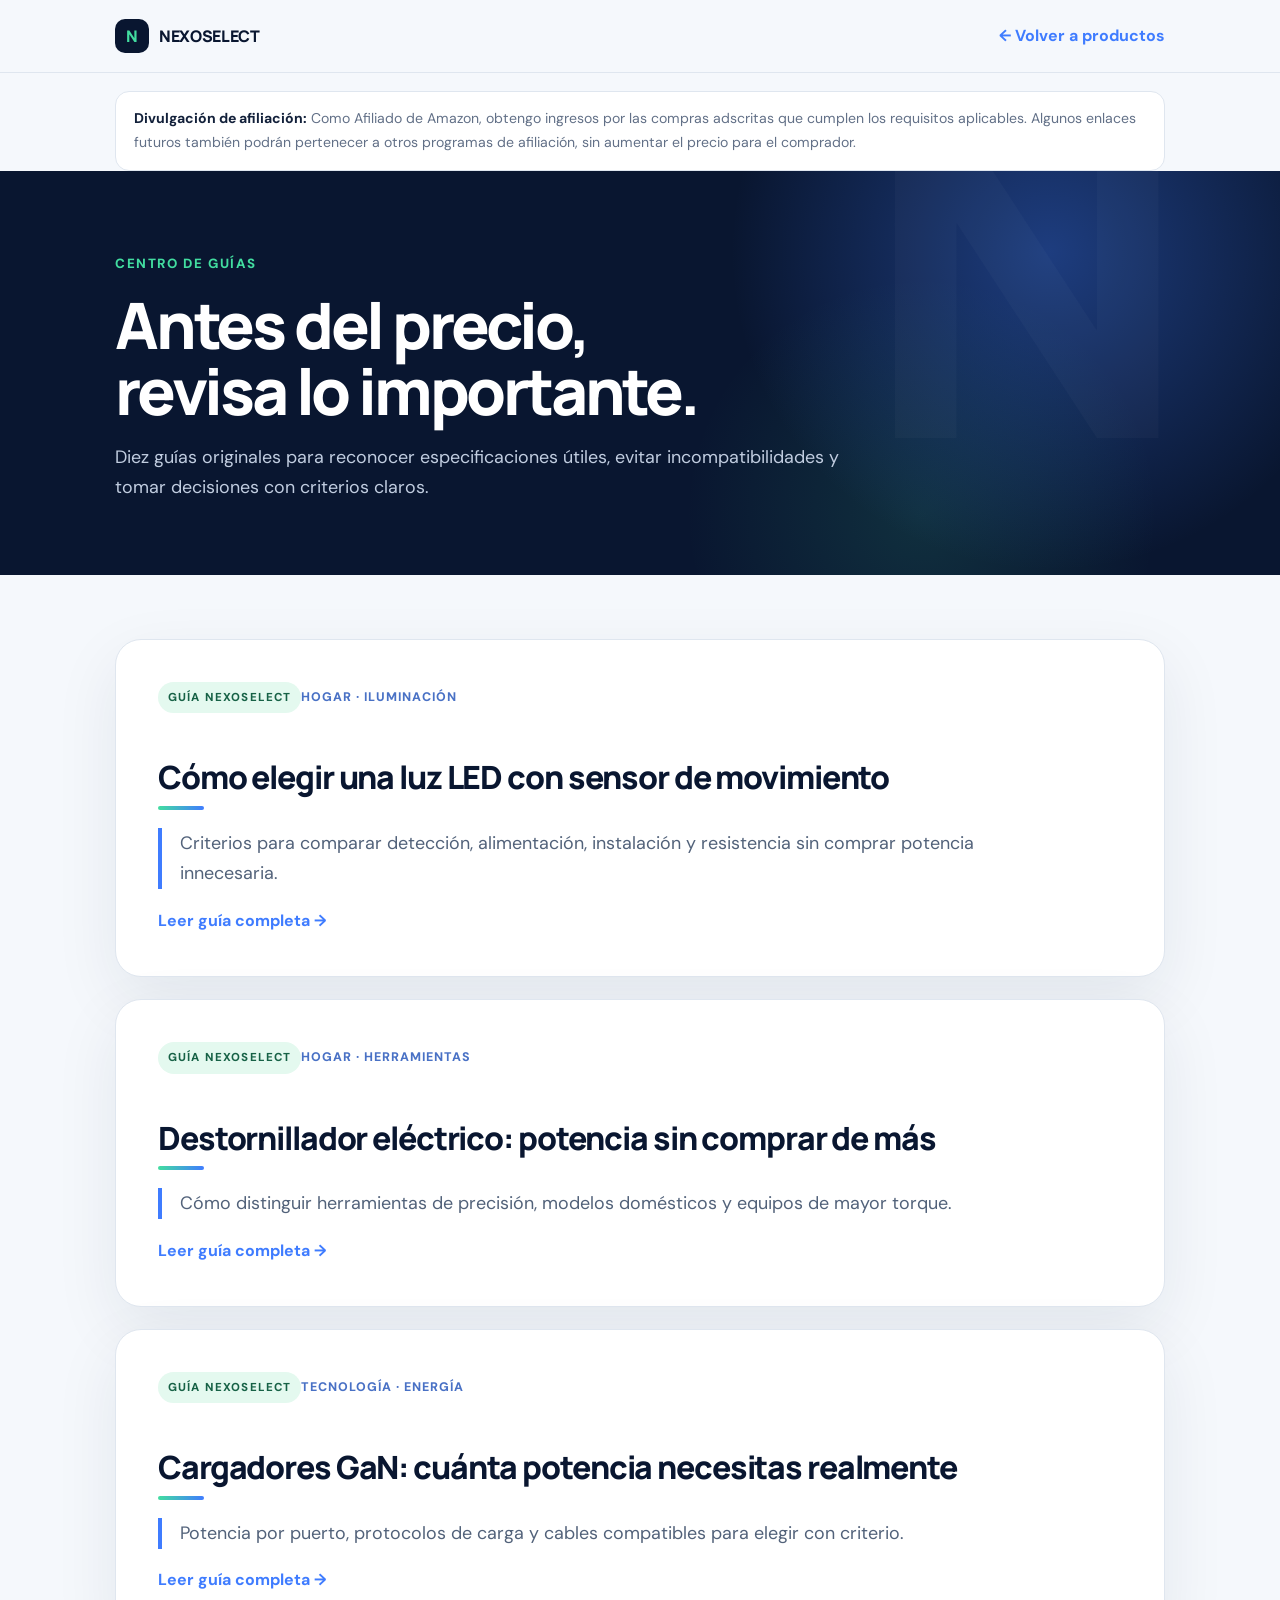
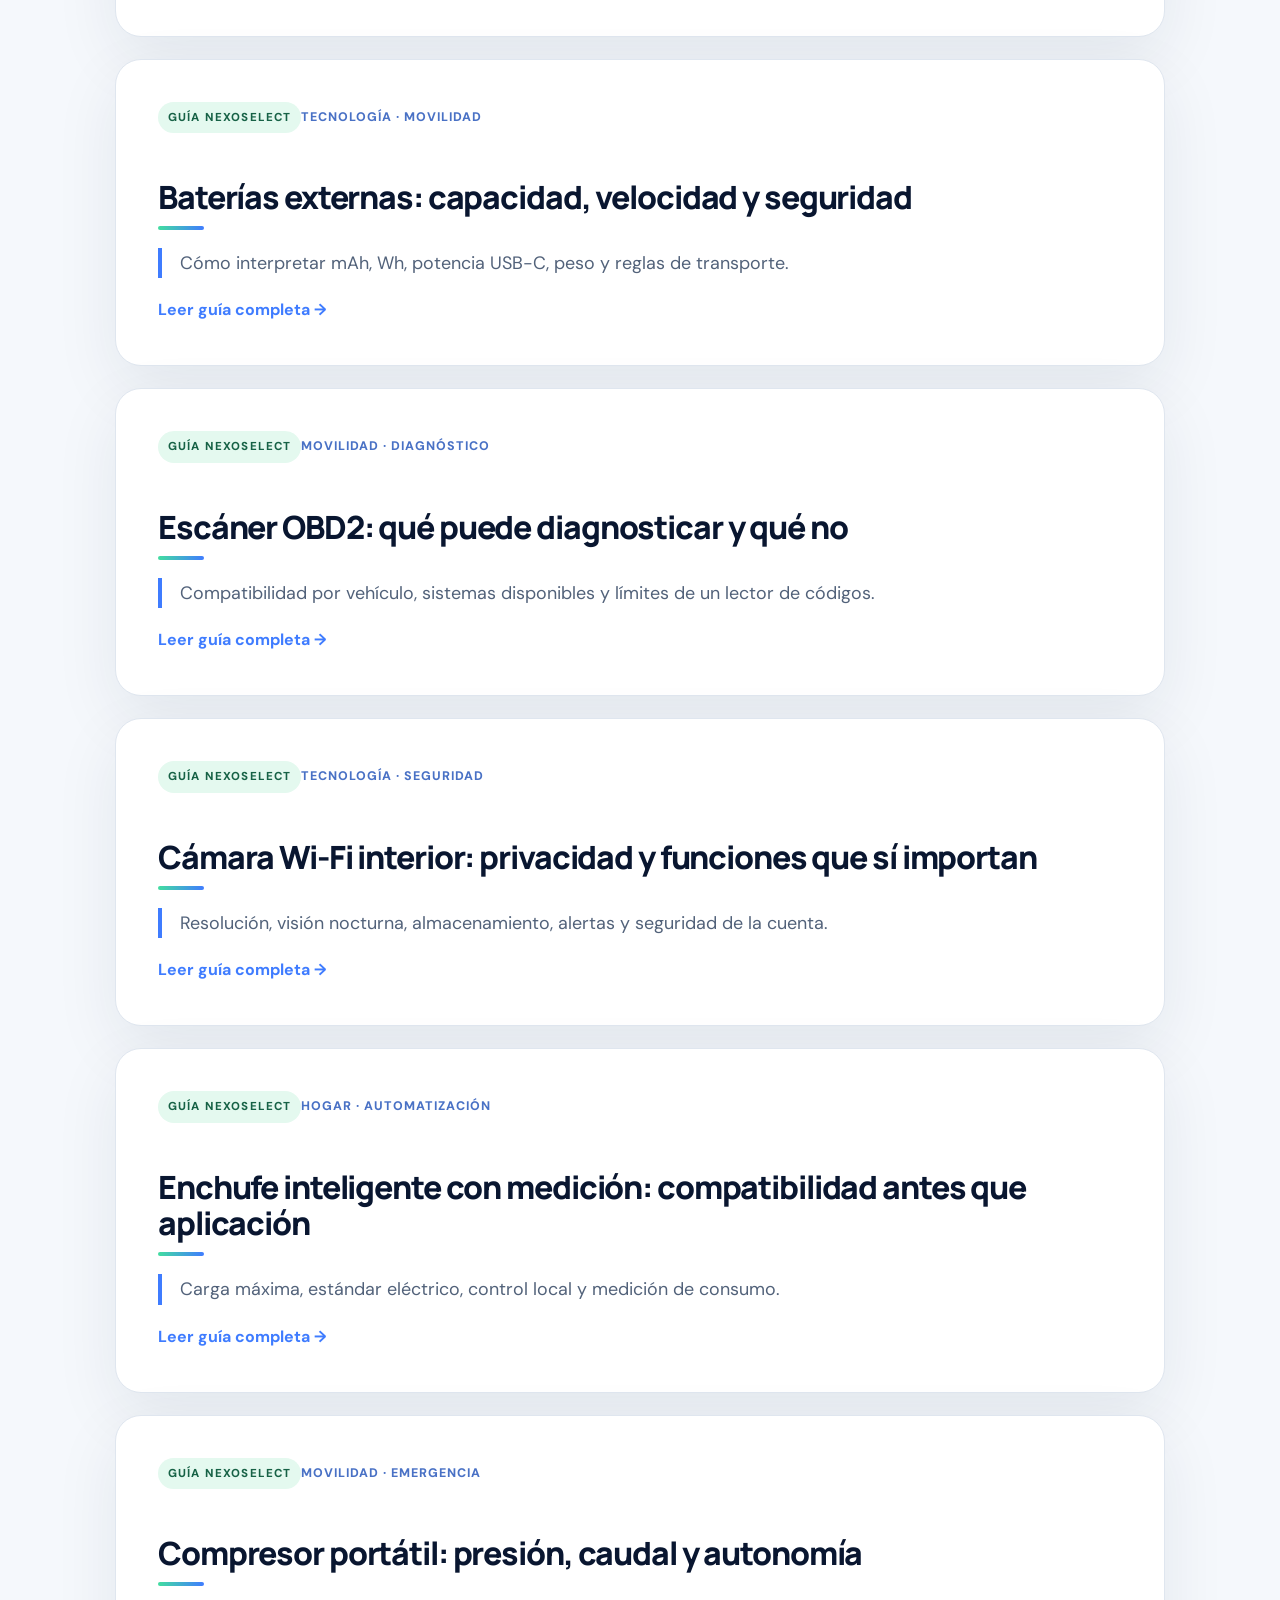
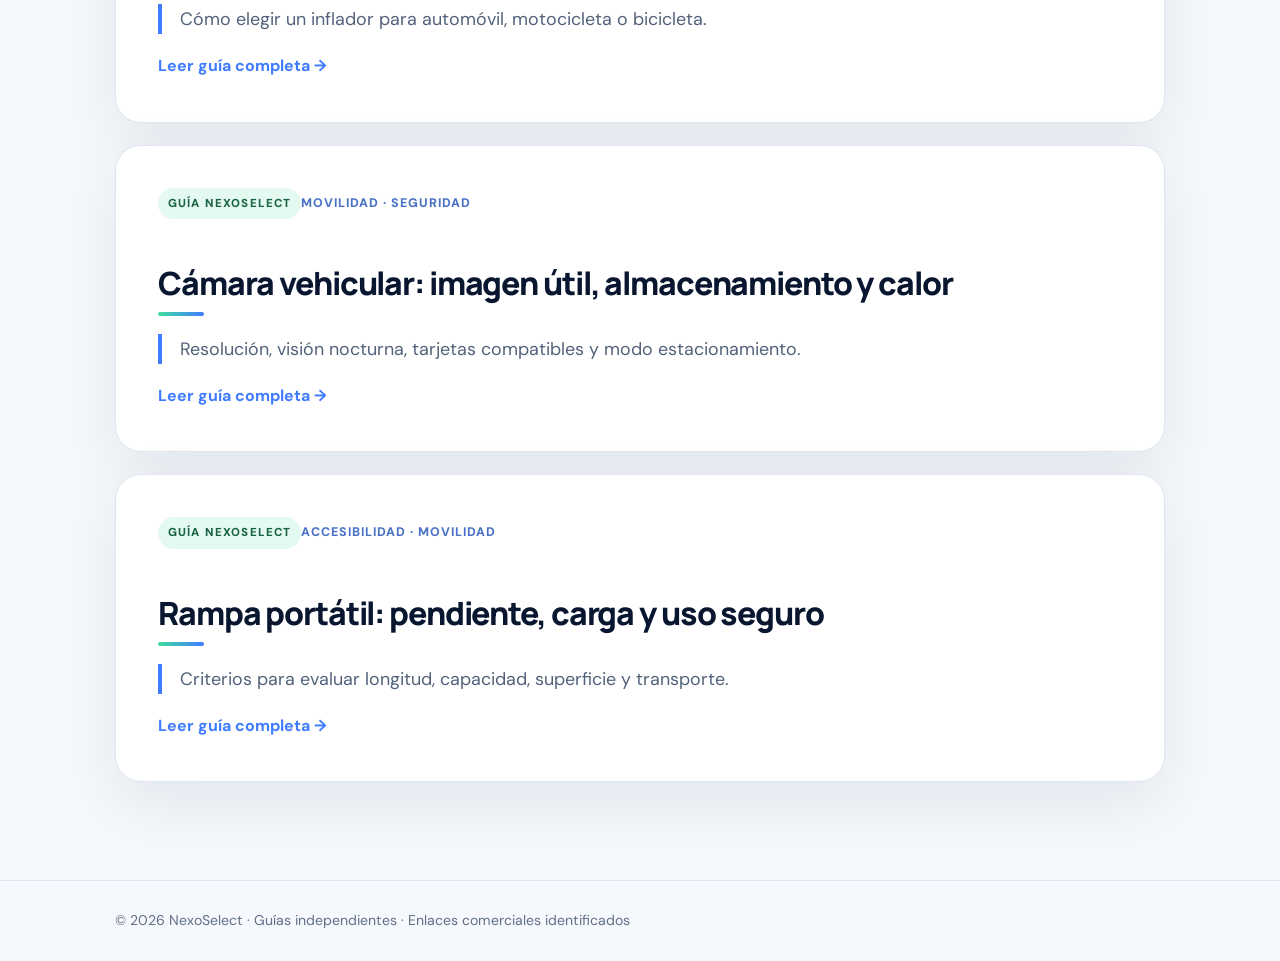
<file: guias/index.html>
<!doctype html><html lang="es"><head><meta charset="utf-8"><meta name="viewport" content="width=device-width,initial-scale=1"><title>Guías de compra — NexoSelect</title><meta name="description" content="Diez guías independientes para comparar tecnología, hogar, movilidad y accesibilidad."><link rel="stylesheet" href="style.css"><meta name="amazon-associate-tag" content="nexoselectglo-20"></head><body><header><div class="wrap nav"><a class="brand" href="../"><span class="mark">N</span>NEXOSELECT</a><a class="back" href="../">← Volver a productos</a></div></header><aside class="affiliate-disclosure wrap" aria-label="Divulgación de afiliación"><strong>Divulgación de afiliación:</strong> Como Afiliado de Amazon, obtengo ingresos por las compras adscritas que cumplen los requisitos aplicables. Algunos enlaces futuros también podrán pertenecer a otros programas de afiliación, sin aumentar el precio para el comprador.</aside><section class="hero"><div class="wrap"><small>Centro de guías</small><h1>Antes del precio,<br>revisa lo importante.</h1><p>Diez guías originales para reconocer especificaciones útiles, evitar incompatibilidades y tomar decisiones con criterios claros.</p></div></section><main class="wrap"><article class="guide" id="luces-sensor"><span class="guide-label">Hogar · iluminación</span><h2>Cómo elegir una luz LED con sensor de movimiento</h2><p class="lead">Criterios para comparar detección, alimentación, instalación y resistencia sin comprar potencia innecesaria.</p><a class="back" href="luces-sensor.html">Leer guía completa →</a></article>
<article class="guide" id="destornilladores"><span class="guide-label">Hogar · herramientas</span><h2>Destornillador eléctrico: potencia sin comprar de más</h2><p class="lead">Cómo distinguir herramientas de precisión, modelos domésticos y equipos de mayor torque.</p><a class="back" href="destornilladores.html">Leer guía completa →</a></article>
<article class="guide" id="cargadores-gan"><span class="guide-label">Tecnología · energía</span><h2>Cargadores GaN: cuánta potencia necesitas realmente</h2><p class="lead">Potencia por puerto, protocolos de carga y cables compatibles para elegir con criterio.</p><a class="back" href="cargadores-gan.html">Leer guía completa →</a></article>
<article class="guide" id="baterias-externas"><span class="guide-label">Tecnología · movilidad</span><h2>Baterías externas: capacidad, velocidad y seguridad</h2><p class="lead">Cómo interpretar mAh, Wh, potencia USB-C, peso y reglas de transporte.</p><a class="back" href="baterias-externas.html">Leer guía completa →</a></article>
<article class="guide" id="escaner-obd2"><span class="guide-label">Movilidad · diagnóstico</span><h2>Escáner OBD2: qué puede diagnosticar y qué no</h2><p class="lead">Compatibilidad por vehículo, sistemas disponibles y límites de un lector de códigos.</p><a class="back" href="escaner-obd2.html">Leer guía completa →</a></article>
<article class="guide" id="camaras-wifi"><span class="guide-label">Tecnología · seguridad</span><h2>Cámara Wi‑Fi interior: privacidad y funciones que sí importan</h2><p class="lead">Resolución, visión nocturna, almacenamiento, alertas y seguridad de la cuenta.</p><a class="back" href="camaras-wifi.html">Leer guía completa →</a></article>
<article class="guide" id="enchufes-inteligentes"><span class="guide-label">Hogar · automatización</span><h2>Enchufe inteligente con medición: compatibilidad antes que aplicación</h2><p class="lead">Carga máxima, estándar eléctrico, control local y medición de consumo.</p><a class="back" href="enchufes-inteligentes.html">Leer guía completa →</a></article>
<article class="guide" id="compresores-portatiles"><span class="guide-label">Movilidad · emergencia</span><h2>Compresor portátil: presión, caudal y autonomía</h2><p class="lead">Cómo elegir un inflador para automóvil, motocicleta o bicicleta.</p><a class="back" href="compresores-portatiles.html">Leer guía completa →</a></article>
<article class="guide" id="camaras-vehiculares"><span class="guide-label">Movilidad · seguridad</span><h2>Cámara vehicular: imagen útil, almacenamiento y calor</h2><p class="lead">Resolución, visión nocturna, tarjetas compatibles y modo estacionamiento.</p><a class="back" href="camaras-vehiculares.html">Leer guía completa →</a></article>
<article class="guide" id="rampas-portatiles"><span class="guide-label">Accesibilidad · movilidad</span><h2>Rampa portátil: pendiente, carga y uso seguro</h2><p class="lead">Criterios para evaluar longitud, capacidad, superficie y transporte.</p><a class="back" href="rampas-portatiles.html">Leer guía completa →</a></article></main><footer><div class="wrap">© 2026 NexoSelect · Guías independientes · Enlaces comerciales identificados</div></footer></body></html>
</file>
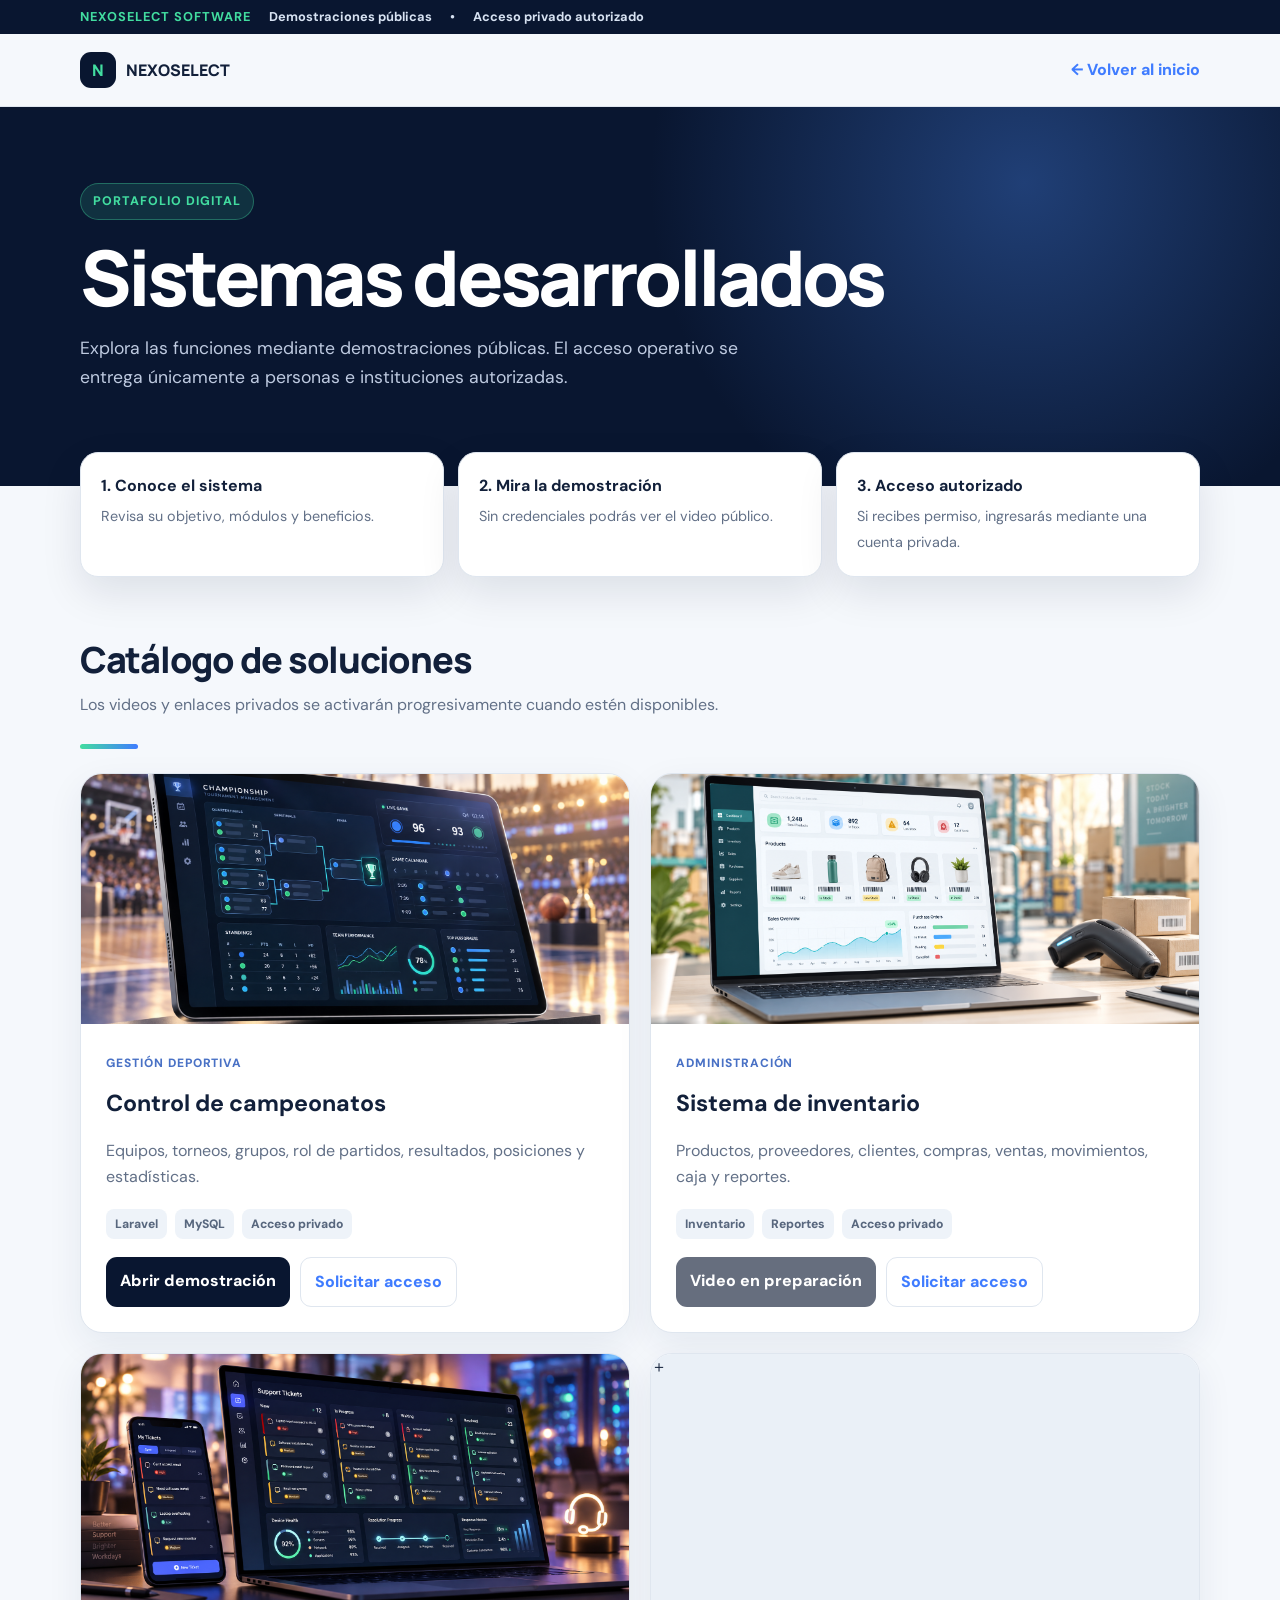
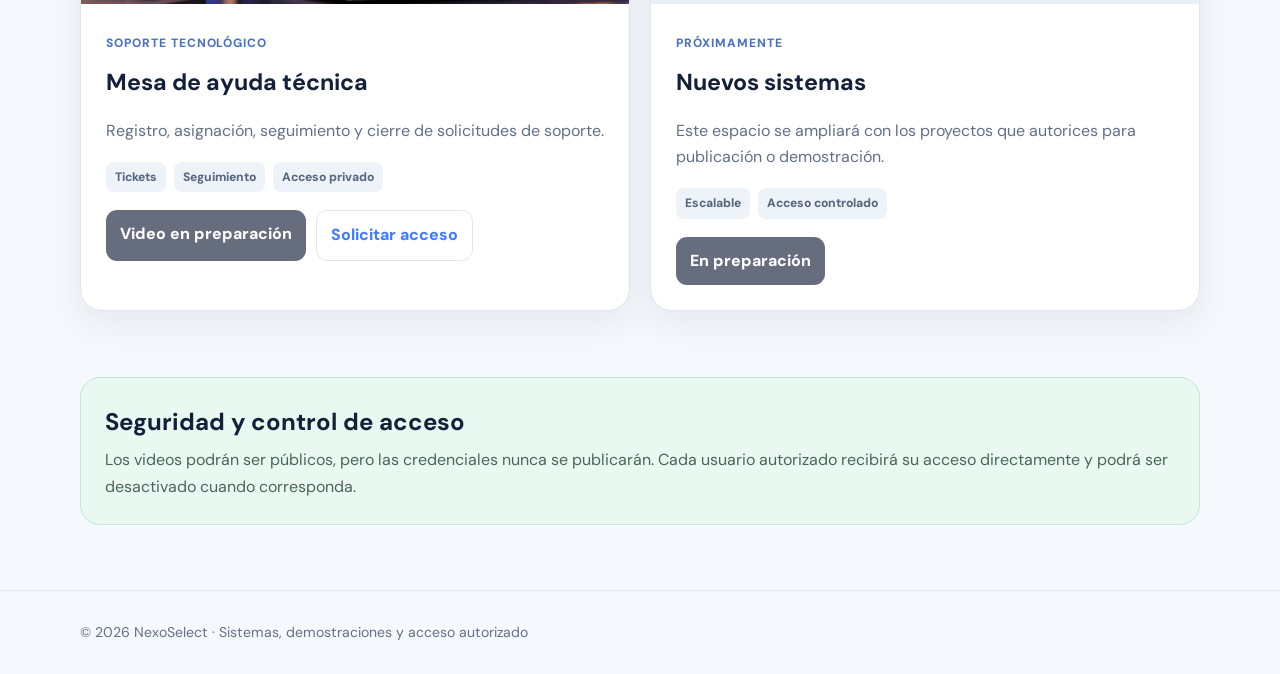
<file: sistemas/index.html>
<!doctype html>
<html lang="es">
<head>
<meta charset="utf-8"><meta name="viewport" content="width=device-width,initial-scale=1">
<title>Sistemas desarrollados — NexoSelect</title>
<meta name="description" content="Demostraciones y accesos autorizados a sistemas desarrollados por NexoSelect.">
<link rel="icon" type="image/svg+xml" href="data:image/svg+xml,%3Csvg xmlns='http://www.w3.org/2000/svg' viewBox='0 0 64 64'%3E%3Crect width='64' height='64' rx='16' fill='%23091630'/%3E%3Cpath d='M18 44V20h7l14 15V20h7v24h-7L25 29v15z' fill='%2342dda0'/%3E%3C/svg%3E">
<style>@import url("https://fonts.googleapis.com/css2?family=DM+Sans:wght@400;500;600;700&family=Manrope:wght@600;700;800&display=swap");
:root{--navy:#091630;--navy2:#132a55;--ink:#12203a;--muted:#627087;--mint:#42dda0;--blue:#3f7cff;--line:#dfe6ef;--bg:#f5f8fc;--white:#fff}*{box-sizing:border-box}html{scroll-behavior:smooth}body{margin:0;background:var(--bg);color:var(--ink);font-family:"DM Sans",Arial,sans-serif;line-height:1.65}.wrap{width:min(1120px,calc(100% - 40px));margin:auto}a{text-decoration:none;color:inherit}header{position:sticky;top:0;z-index:10;background:rgba(245,248,252,.94);backdrop-filter:blur(14px);border-bottom:1px solid var(--line)}.nav{height:72px;display:flex;align-items:center;justify-content:space-between}.brand{display:flex;align-items:center;gap:10px;font:800 1rem "Manrope",sans-serif}.mark{width:36px;height:36px;border-radius:11px;background:var(--navy);color:var(--mint);display:grid;place-items:center}.back{color:var(--blue);font-weight:800}.hero{background:radial-gradient(circle at 80% 20%,#203f76 0,transparent 35%),var(--navy);color:#fff;padding:76px 0}.eyebrow{display:inline-block;padding:7px 12px;background:rgba(66,221,160,.14);border:1px solid rgba(66,221,160,.35);border-radius:999px;color:var(--mint);font-weight:800;font-size:.78rem;letter-spacing:.08em;text-transform:uppercase}.hero h1{font:800 clamp(2.5rem,6vw,4.8rem)/1.02 "Manrope",sans-serif;margin:18px 0;letter-spacing:-.05em}.hero p{max-width:720px;color:#becae0;font-size:1.1rem}.how{display:grid;grid-template-columns:repeat(3,1fr);gap:14px;margin-top:-34px}.how div{background:#fff;border:1px solid var(--line);border-radius:18px;padding:20px;box-shadow:0 16px 40px rgba(9,22,48,.10)}.how b{display:block;margin-bottom:4px}.how span{color:var(--muted);font-size:.9rem}.catalog{padding:58px 0}.catalog h2{font:800 2.25rem "Manrope",sans-serif;margin:0 0 8px;letter-spacing:-.035em}.intro{color:var(--muted);margin:0 0 26px}.systems{display:grid;grid-template-columns:repeat(2,1fr);gap:20px}.system{background:#fff;border:1px solid var(--line);border-radius:22px;overflow:hidden;box-shadow:0 12px 36px rgba(20,45,82,.07)}.preview{height:250px;background:#eaf0f7;position:relative;overflow:hidden}.preview img{width:100%;height:100%;display:block;object-fit:cover;transition:transform .45s ease}.system:hover .preview img{transform:scale(1.025)}.body{padding:25px}.label{color:#4971c5;text-transform:uppercase;letter-spacing:.08em;font-weight:800;font-size:.75rem}.body h3{font-size:1.45rem;margin:8px 0}.body p{color:var(--muted)}.tags{display:flex;flex-wrap:wrap;gap:8px;margin:18px 0}.tag{padding:5px 9px;border-radius:8px;background:#eef3f9;font-size:.76rem;font-weight:800;color:#58677e}.actions{display:flex;gap:10px;flex-wrap:wrap}.demo,.access{padding:11px 14px;border-radius:11px;font-weight:800}.demo{background:var(--navy);color:#fff}.access{border:1px solid var(--line);color:var(--blue)}.pending{opacity:.62;cursor:not-allowed}.notice{margin:8px auto 65px;background:#eaf8f2;border:1px solid #bce8d5;border-radius:20px;padding:24px}.notice h2{margin:0 0 6px}.notice p{margin:0;color:#49665b}footer{border-top:1px solid var(--line);padding:30px 0;color:var(--muted);font-size:.88rem}@media(max-width:760px){.how,.systems{grid-template-columns:1fr}.wrap{width:min(100% - 24px,1120px)}.hero{padding:54px 0}.preview{height:210px}}
</style>
</head>
<body>
<div style="background:#091630;color:#d7e2f2;font-size:.8rem;font-weight:700"><div class="wrap" style="height:34px;display:flex;align-items:center;gap:18px"><strong style="color:#42dda0;text-transform:uppercase;letter-spacing:.08em">NexoSelect Software</strong><span>Demostraciones públicas</span><span>•</span><span>Acceso privado autorizado</span></div></div>
<header><div class="wrap nav"><a class="brand" href="../"><span class="mark">N</span>NEXOSELECT</a><a class="back" href="../">← Volver al inicio</a></div></header>
<section class="hero"><div class="wrap"><span class="eyebrow">Portafolio digital</span><h1>Sistemas desarrollados</h1><p>Explora las funciones mediante demostraciones públicas. El acceso operativo se entrega únicamente a personas e instituciones autorizadas.</p></div></section>
<div class="wrap how"><div><b>1. Conoce el sistema</b><span>Revisa su objetivo, módulos y beneficios.</span></div><div><b>2. Mira la demostración</b><span>Sin credenciales podrás ver el video público.</span></div><div><b>3. Acceso autorizado</b><span>Si recibes permiso, ingresarás mediante una cuenta privada.</span></div></div>
<main class="catalog wrap"><h2>Catálogo de soluciones</h2><p class="intro">Los videos y enlaces privados se activarán progresivamente cuando estén disponibles.</p><div style="height:5px;width:58px;border-radius:99px;background:linear-gradient(90deg,#42dda0,#3f7cff);margin-bottom:24px"></div>
<div class="systems">
<article class="system"><div class="preview"><img src="SISTEMAS_1.png" alt="Vista del sistema de control de campeonatos" loading="lazy"></div><div class="body"><span class="label">Gestión deportiva</span><h3>Control de campeonatos</h3><p>Equipos, torneos, grupos, rol de partidos, resultados, posiciones y estadísticas.</p><div class="tags"><span class="tag">Laravel</span><span class="tag">MySQL</span><span class="tag">Acceso privado</span></div><div class="actions"><a class="demo" href="control-juego.html">Abrir demostración</a><a class="access" href="mailto:nexoselect.global@gmail.com?subject=Solicitud%20de%20acceso%20-%20Control%20de%20Juego">Solicitar acceso</a></div></div></article>
<article class="system"><div class="preview"><img src="SISTEMAS_3.png" alt="Vista del sistema de inventario y ventas" loading="lazy"></div><div class="body"><span class="label">Administración</span><h3>Sistema de inventario</h3><p>Productos, proveedores, clientes, compras, ventas, movimientos, caja y reportes.</p><div class="tags"><span class="tag">Inventario</span><span class="tag">Reportes</span><span class="tag">Acceso privado</span></div><div class="actions"><span class="demo pending">Video en preparación</span><a class="access" href="mailto:nexoselect.global@gmail.com?subject=Solicitud%20de%20acceso%20-%20Sistema%20de%20inventario">Solicitar acceso</a></div></div></article>
<article class="system"><div class="preview"><img src="SISTEMAS_2.png" alt="Vista del sistema de mesa de ayuda técnica" loading="lazy"></div><div class="body"><span class="label">Soporte tecnológico</span><h3>Mesa de ayuda técnica</h3><p>Registro, asignación, seguimiento y cierre de solicitudes de soporte.</p><div class="tags"><span class="tag">Tickets</span><span class="tag">Seguimiento</span><span class="tag">Acceso privado</span></div><div class="actions"><span class="demo pending">Video en preparación</span><a class="access" href="mailto:nexoselect.global@gmail.com?subject=Solicitud%20de%20acceso%20-%20Mesa%20de%20ayuda">Solicitar acceso</a></div></div></article>
<article class="system"><div class="preview"><div class="window"><div class="dots"><i></i><i></i><i></i></div><div class="screen"><div class="side"></div><div class="content"><i></i><i></i><i></i><i></i></div></div></div><span class="play">＋</span></div><div class="body"><span class="label">Próximamente</span><h3>Nuevos sistemas</h3><p>Este espacio se ampliará con los proyectos que autorices para publicación o demostración.</p><div class="tags"><span class="tag">Escalable</span><span class="tag">Acceso controlado</span></div><div class="actions"><span class="demo pending">En preparación</span></div></div></article>
</div></main>
<aside class="notice wrap" id="solicitar"><h2>Seguridad y control de acceso</h2><p>Los videos podrán ser públicos, pero las credenciales nunca se publicarán. Cada usuario autorizado recibirá su acceso directamente y podrá ser desactivado cuando corresponda.</p></aside>
<footer><div class="wrap">© 2026 NexoSelect · Sistemas, demostraciones y acceso autorizado</div></footer>
</body></html>
</file>
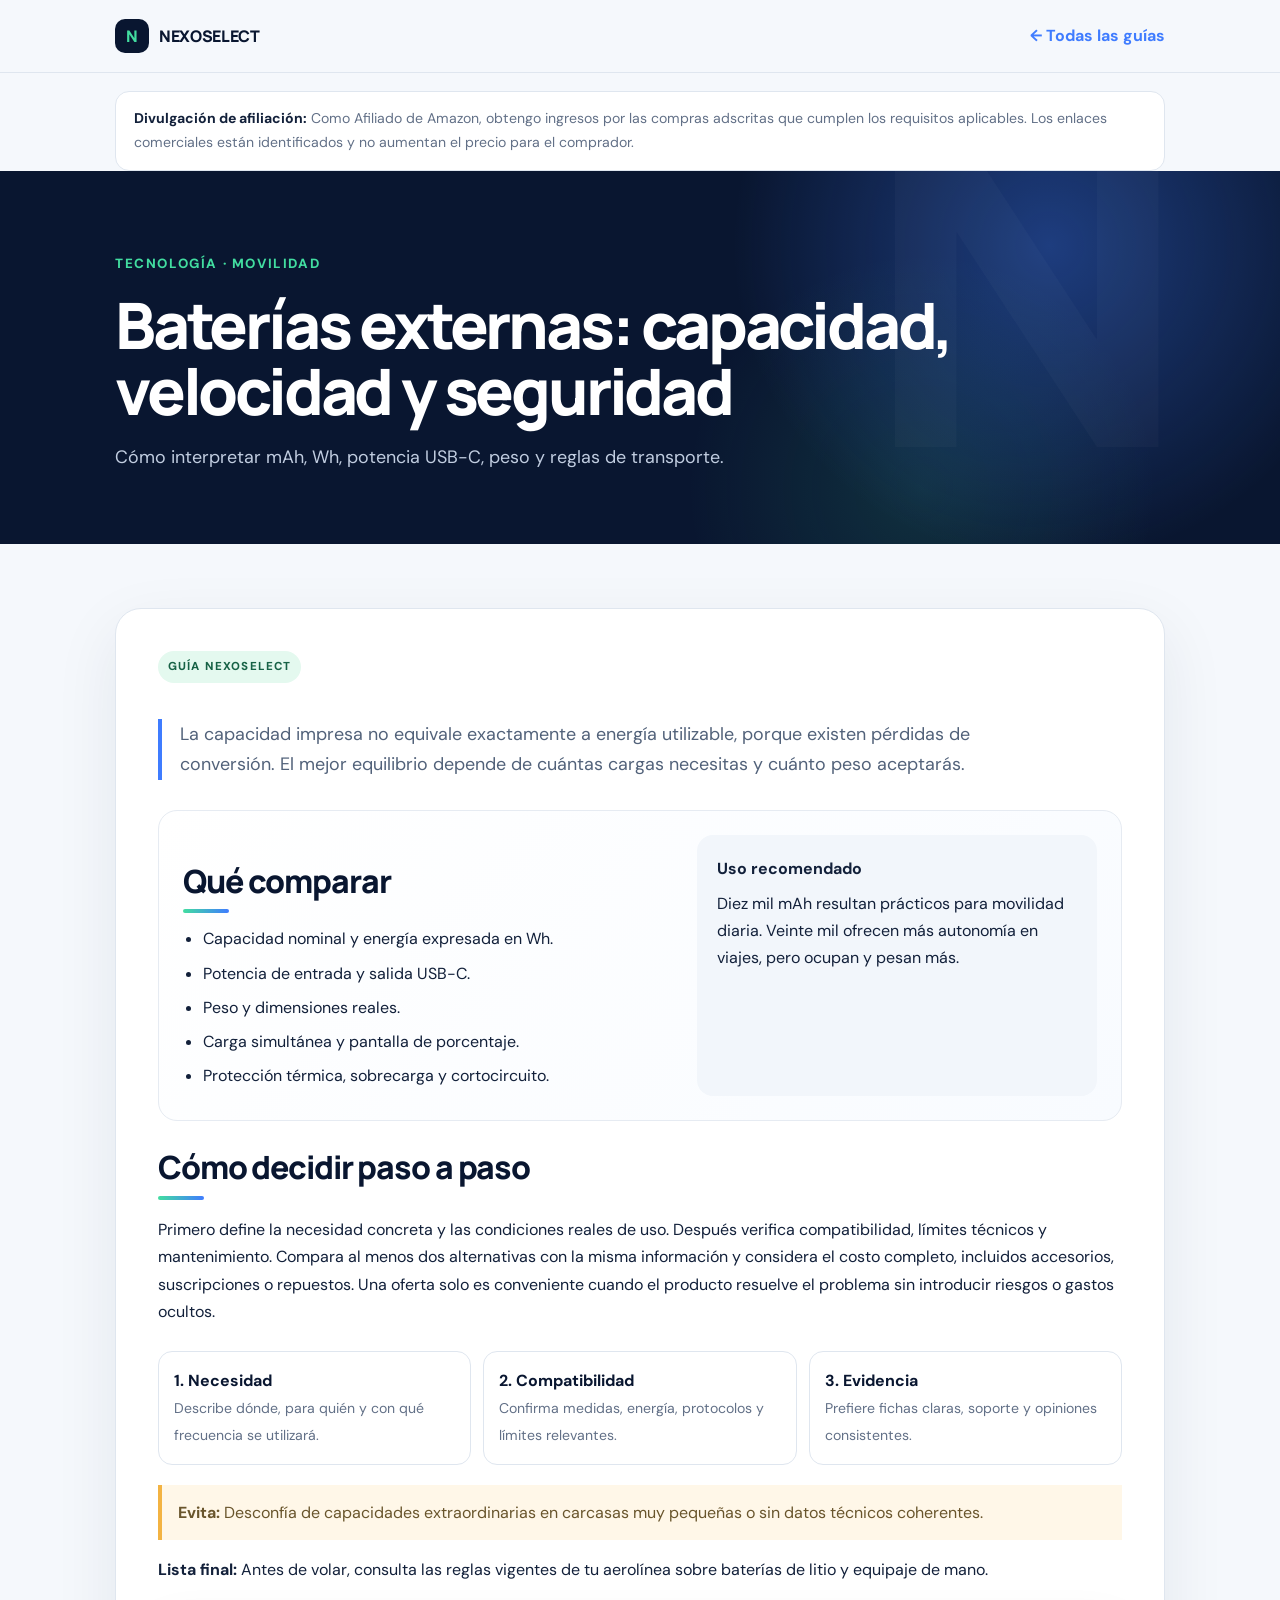
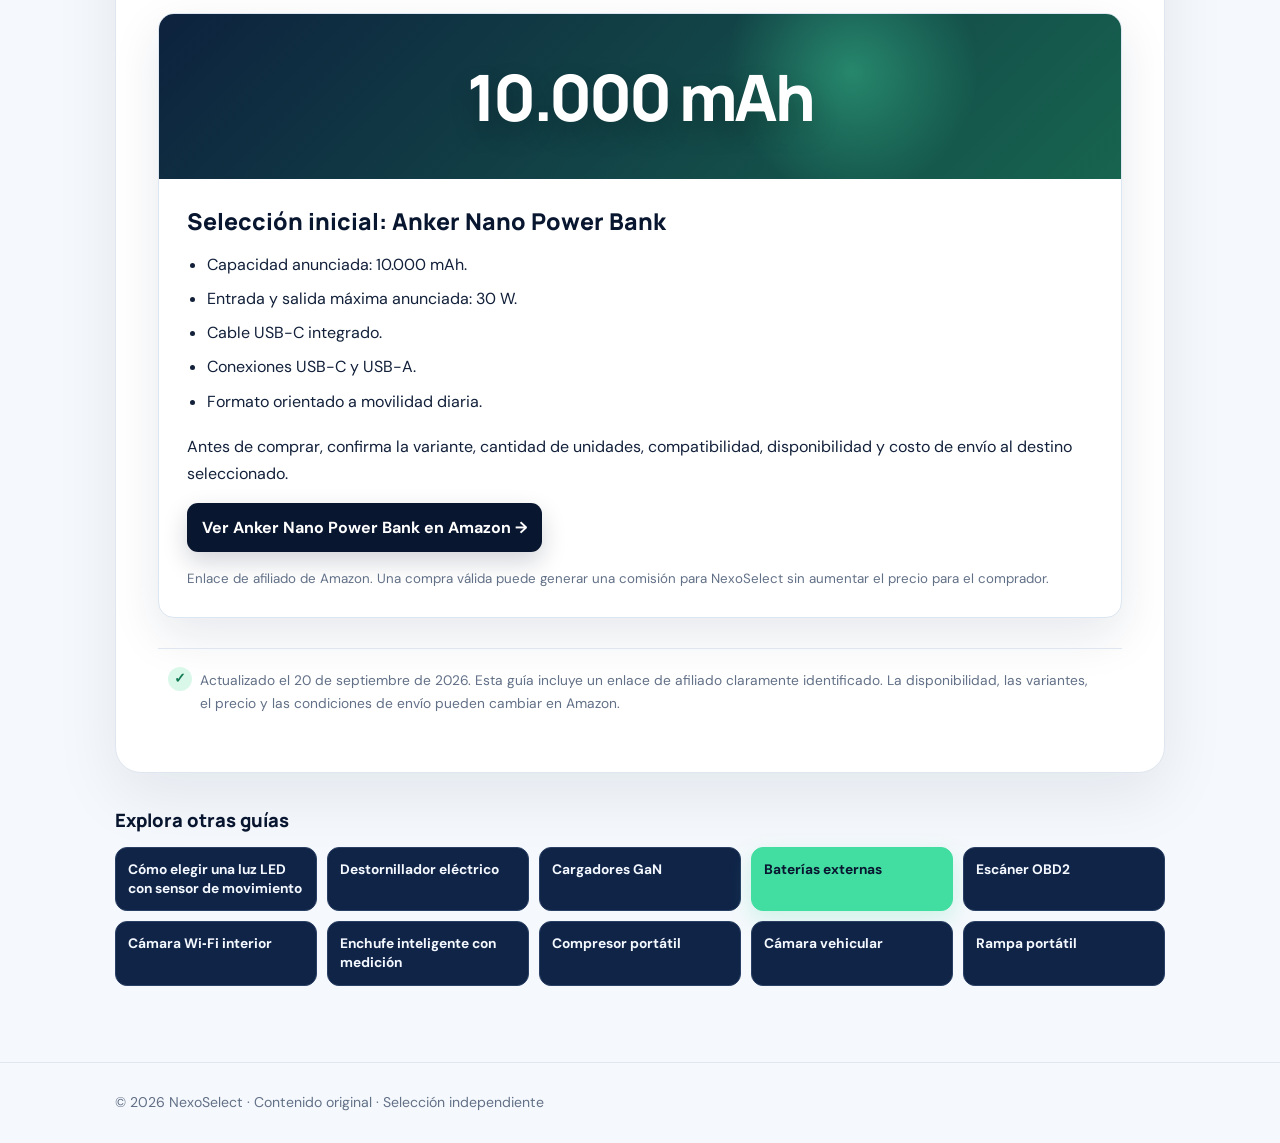
<file: guias/baterias-externas.html>
<!doctype html>
<html lang="es"><head><meta charset="utf-8"><meta name="viewport" content="width=device-width,initial-scale=1">
<title>Baterías externas: capacidad, velocidad y seguridad — NexoSelect</title><meta name="description" content="Cómo interpretar mAh, Wh, potencia USB-C, peso y reglas de transporte."><link rel="stylesheet" href="style.css">
<link rel="icon" type="image/svg+xml" href="data:image/svg+xml,%3Csvg xmlns='http://www.w3.org/2000/svg' viewBox='0 0 64 64'%3E%3Crect width='64' height='64' rx='16' fill='%230b1736'/%3E%3Cpath d='M18 44V20h7l14 15V20h7v24h-7L25 29v15z' fill='%234ee1a0'/%3E%3C/svg%3E"><meta name="amazon-associate-tag" content="nexoselectglo-20"></head>
<body><header><div class="wrap nav"><a class="brand" href="../"><span class="mark">N</span>NEXOSELECT</a><a class="back" href="index.html">← Todas las guías</a></div></header><aside class="affiliate-disclosure wrap" aria-label="Divulgación de afiliación"><strong>Divulgación de afiliación:</strong> Como Afiliado de Amazon, obtengo ingresos por las compras adscritas que cumplen los requisitos aplicables. Los enlaces comerciales están identificados y no aumentan el precio para el comprador.</aside>
<section class="hero"><div class="wrap"><small>Tecnología · movilidad</small><h1>Baterías externas: capacidad, velocidad y seguridad</h1><p>Cómo interpretar mAh, Wh, potencia USB-C, peso y reglas de transporte.</p></div></section>
<main class="wrap"><article class="guide"><p class="lead">La capacidad impresa no equivale exactamente a energía utilizable, porque existen pérdidas de conversión. El mejor equilibrio depende de cuántas cargas necesitas y cuánto peso aceptarás.</p>
<div class="grid"><div><h2>Qué comparar</h2><ul><li>Capacidad nominal y energía expresada en Wh.</li><li>Potencia de entrada y salida USB-C.</li><li>Peso y dimensiones reales.</li><li>Carga simultánea y pantalla de porcentaje.</li><li>Protección térmica, sobrecarga y cortocircuito.</li></ul></div><aside class="check"><strong>Uso recomendado</strong>Diez mil mAh resultan prácticos para movilidad diaria. Veinte mil ofrecen más autonomía en viajes, pero ocupan y pesan más.</aside></div>
<h2>Cómo decidir paso a paso</h2><p>Primero define la necesidad concreta y las condiciones reales de uso. Después verifica compatibilidad, límites técnicos y mantenimiento. Compara al menos dos alternativas con la misma información y considera el costo completo, incluidos accesorios, suscripciones o repuestos. Una oferta solo es conveniente cuando el producto resuelve el problema sin introducir riesgos o gastos ocultos.</p>
<div class="tiers"><div class="tier"><b>1. Necesidad</b><span>Describe dónde, para quién y con qué frecuencia se utilizará.</span></div><div class="tier"><b>2. Compatibilidad</b><span>Confirma medidas, energía, protocolos y límites relevantes.</span></div><div class="tier"><b>3. Evidencia</b><span>Prefiere fichas claras, soporte y opiniones consistentes.</span></div></div>
<p class="warning"><strong>Evita:</strong> Desconfía de capacidades extraordinarias en carcasas muy pequeñas o sin datos técnicos coherentes.</p><p><strong>Lista final:</strong> Antes de volar, consulta las reglas vigentes de tu aerolínea sobre baterías de litio y equipaje de mano.</p>
<section class="check selection-card" data-product="powerbank" aria-label="Batería externa seleccionada en Amazon">
<strong>Selección inicial: Anker Nano Power Bank</strong>
<ul>
<li>Capacidad anunciada: 10.000 mAh.</li>
<li>Entrada y salida máxima anunciada: 30 W.</li>
<li>Cable USB-C integrado.</li>
<li>Conexiones USB-C y USB-A.</li>
<li>Formato orientado a movilidad diaria.</li>
</ul>
<p>Antes de comprar, confirma la variante, cantidad de unidades, compatibilidad, disponibilidad y costo de envío al destino seleccionado.</p>
<p><a class="back" href="https://link.amazon/B0dsZ2rvK" target="_blank" rel="sponsored nofollow noopener">Ver Anker Nano Power Bank en Amazon →</a></p>
<small>Enlace de afiliado de Amazon. Una compra válida puede generar una comisión para NexoSelect sin aumentar el precio para el comprador.</small>
</section>
<p class="commercial">Actualizado el 20 de septiembre de 2026. Esta guía incluye un enlace de afiliado claramente identificado. La disponibilidad, las variantes, el precio y las condiciones de envío pueden cambiar en Amazon.</p></article>
<nav class="index related" aria-label="Otras guías"><a href="luces-sensor.html">Cómo elegir una luz LED con sensor de movimiento</a><a href="destornilladores.html">Destornillador eléctrico</a><a href="cargadores-gan.html">Cargadores GaN</a><a href="baterias-externas.html" aria-current="page">Baterías externas</a><a href="escaner-obd2.html">Escáner OBD2</a><a href="camaras-wifi.html">Cámara Wi‑Fi interior</a><a href="enchufes-inteligentes.html">Enchufe inteligente con medición</a><a href="compresores-portatiles.html">Compresor portátil</a><a href="camaras-vehiculares.html">Cámara vehicular</a><a href="rampas-portatiles.html">Rampa portátil</a></nav></main>
<footer><div class="wrap">© 2026 NexoSelect · Contenido original · Selección independiente</div></footer></body></html>
</file>
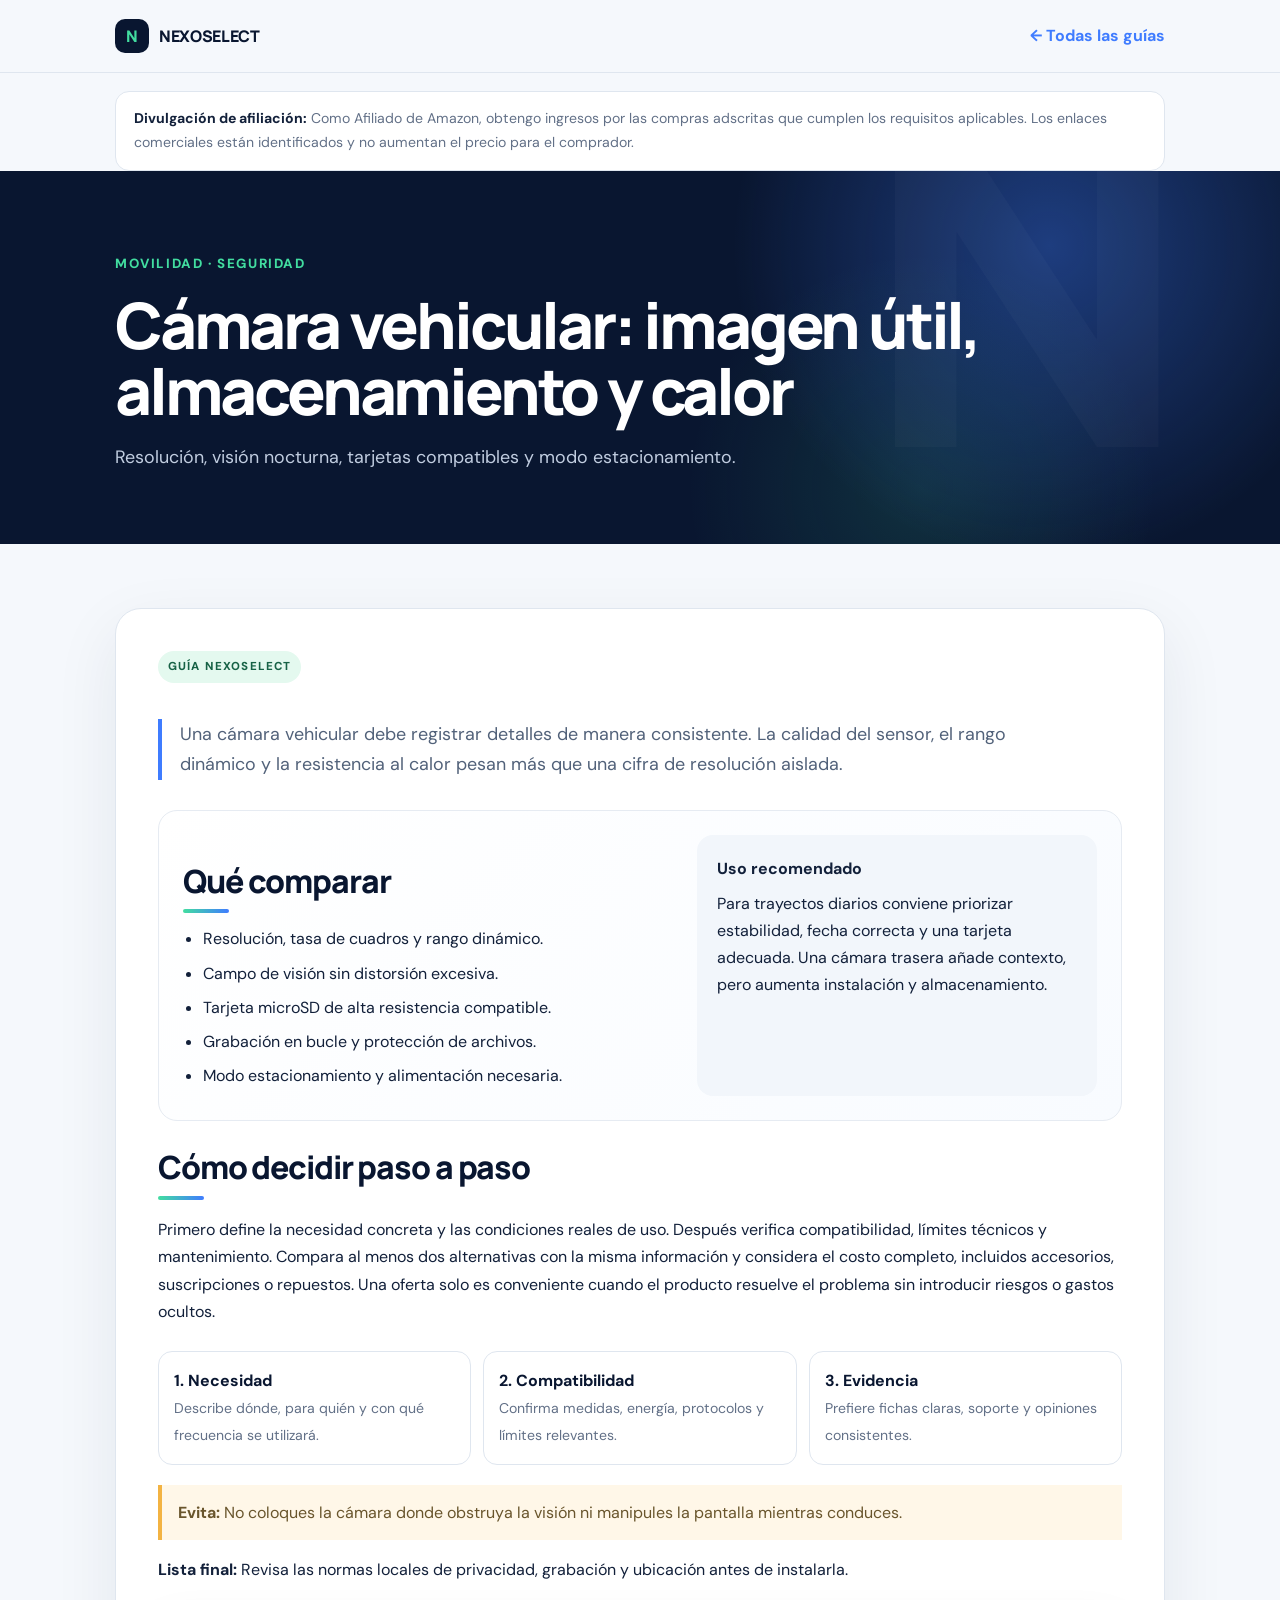
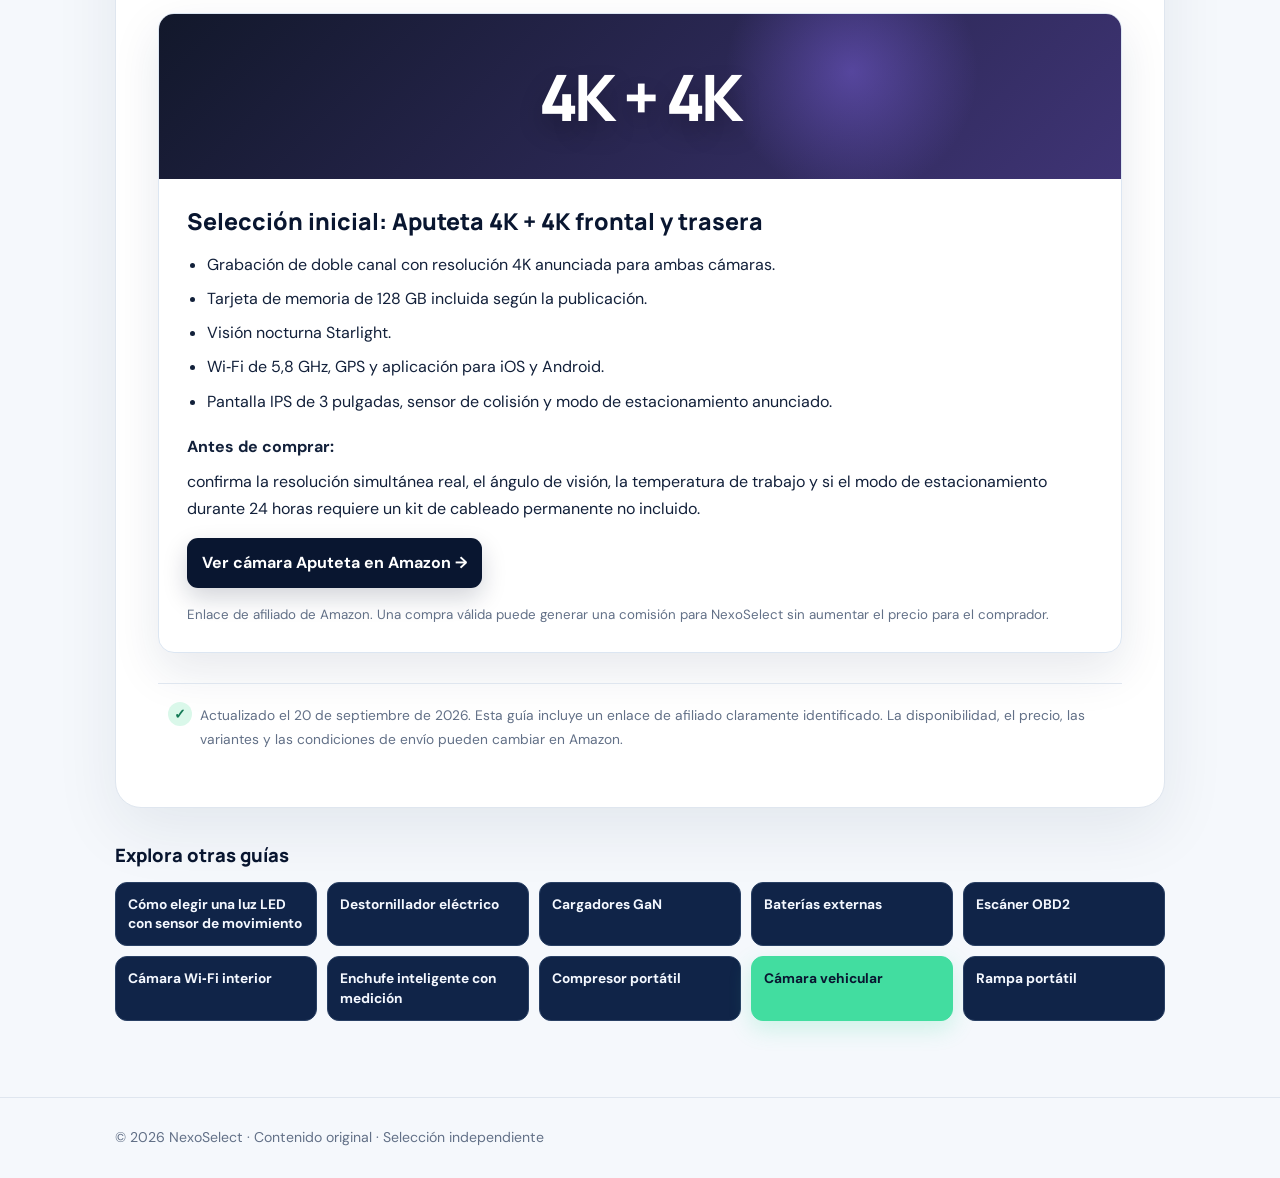
<file: guias/camaras-vehiculares.html>
<!doctype html>
<html lang="es"><head><meta charset="utf-8"><meta name="viewport" content="width=device-width,initial-scale=1">
<title>Cámara vehicular: imagen útil, almacenamiento y calor — NexoSelect</title><meta name="description" content="Resolución, visión nocturna, tarjetas compatibles y modo estacionamiento."><link rel="stylesheet" href="style.css">
<link rel="icon" type="image/svg+xml" href="data:image/svg+xml,%3Csvg xmlns='http://www.w3.org/2000/svg' viewBox='0 0 64 64'%3E%3Crect width='64' height='64' rx='16' fill='%230b1736'/%3E%3Cpath d='M18 44V20h7l14 15V20h7v24h-7L25 29v15z' fill='%234ee1a0'/%3E%3C/svg%3E"><meta name="amazon-associate-tag" content="nexoselectglo-20"></head>
<body><header><div class="wrap nav"><a class="brand" href="../"><span class="mark">N</span>NEXOSELECT</a><a class="back" href="index.html">← Todas las guías</a></div></header><aside class="affiliate-disclosure wrap" aria-label="Divulgación de afiliación"><strong>Divulgación de afiliación:</strong> Como Afiliado de Amazon, obtengo ingresos por las compras adscritas que cumplen los requisitos aplicables. Los enlaces comerciales están identificados y no aumentan el precio para el comprador.</aside>
<section class="hero"><div class="wrap"><small>Movilidad · seguridad</small><h1>Cámara vehicular: imagen útil, almacenamiento y calor</h1><p>Resolución, visión nocturna, tarjetas compatibles y modo estacionamiento.</p></div></section>
<main class="wrap"><article class="guide"><p class="lead">Una cámara vehicular debe registrar detalles de manera consistente. La calidad del sensor, el rango dinámico y la resistencia al calor pesan más que una cifra de resolución aislada.</p>
<div class="grid"><div><h2>Qué comparar</h2><ul><li>Resolución, tasa de cuadros y rango dinámico.</li><li>Campo de visión sin distorsión excesiva.</li><li>Tarjeta microSD de alta resistencia compatible.</li><li>Grabación en bucle y protección de archivos.</li><li>Modo estacionamiento y alimentación necesaria.</li></ul></div><aside class="check"><strong>Uso recomendado</strong>Para trayectos diarios conviene priorizar estabilidad, fecha correcta y una tarjeta adecuada. Una cámara trasera añade contexto, pero aumenta instalación y almacenamiento.</aside></div>
<h2>Cómo decidir paso a paso</h2><p>Primero define la necesidad concreta y las condiciones reales de uso. Después verifica compatibilidad, límites técnicos y mantenimiento. Compara al menos dos alternativas con la misma información y considera el costo completo, incluidos accesorios, suscripciones o repuestos. Una oferta solo es conveniente cuando el producto resuelve el problema sin introducir riesgos o gastos ocultos.</p>
<div class="tiers"><div class="tier"><b>1. Necesidad</b><span>Describe dónde, para quién y con qué frecuencia se utilizará.</span></div><div class="tier"><b>2. Compatibilidad</b><span>Confirma medidas, energía, protocolos y límites relevantes.</span></div><div class="tier"><b>3. Evidencia</b><span>Prefiere fichas claras, soporte y opiniones consistentes.</span></div></div>
<p class="warning"><strong>Evita:</strong> No coloques la cámara donde obstruya la visión ni manipules la pantalla mientras conduces.</p><p><strong>Lista final:</strong> Revisa las normas locales de privacidad, grabación y ubicación antes de instalarla.</p>
<section class="check selection-card" data-product="dashcam" aria-label="Cámara vehicular seleccionada en Amazon">
<strong>Selección inicial: Aputeta 4K + 4K frontal y trasera</strong>
<ul>
<li>Grabación de doble canal con resolución 4K anunciada para ambas cámaras.</li>
<li>Tarjeta de memoria de 128 GB incluida según la publicación.</li>
<li>Visión nocturna Starlight.</li>
<li>Wi‑Fi de 5,8 GHz, GPS y aplicación para iOS y Android.</li>
<li>Pantalla IPS de 3 pulgadas, sensor de colisión y modo de estacionamiento anunciado.</li>
</ul>
<p><strong>Antes de comprar:</strong> confirma la resolución simultánea real, el ángulo de visión, la temperatura de trabajo y si el modo de estacionamiento durante 24 horas requiere un kit de cableado permanente no incluido.</p>
<p><a class="back" href="https://link.amazon/B0g08gaFi" target="_blank" rel="sponsored nofollow noopener">Ver cámara Aputeta en Amazon →</a></p>
<small>Enlace de afiliado de Amazon. Una compra válida puede generar una comisión para NexoSelect sin aumentar el precio para el comprador.</small>
</section>
<p class="commercial">Actualizado el 20 de septiembre de 2026. Esta guía incluye un enlace de afiliado claramente identificado. La disponibilidad, el precio, las variantes y las condiciones de envío pueden cambiar en Amazon.</p></article>
<nav class="index related" aria-label="Otras guías"><a href="luces-sensor.html">Cómo elegir una luz LED con sensor de movimiento</a><a href="destornilladores.html">Destornillador eléctrico</a><a href="cargadores-gan.html">Cargadores GaN</a><a href="baterias-externas.html">Baterías externas</a><a href="escaner-obd2.html">Escáner OBD2</a><a href="camaras-wifi.html">Cámara Wi‑Fi interior</a><a href="enchufes-inteligentes.html">Enchufe inteligente con medición</a><a href="compresores-portatiles.html">Compresor portátil</a><a href="camaras-vehiculares.html" aria-current="page">Cámara vehicular</a><a href="rampas-portatiles.html">Rampa portátil</a></nav></main>
<footer><div class="wrap">© 2026 NexoSelect · Contenido original · Selección independiente</div></footer></body></html>
</file>
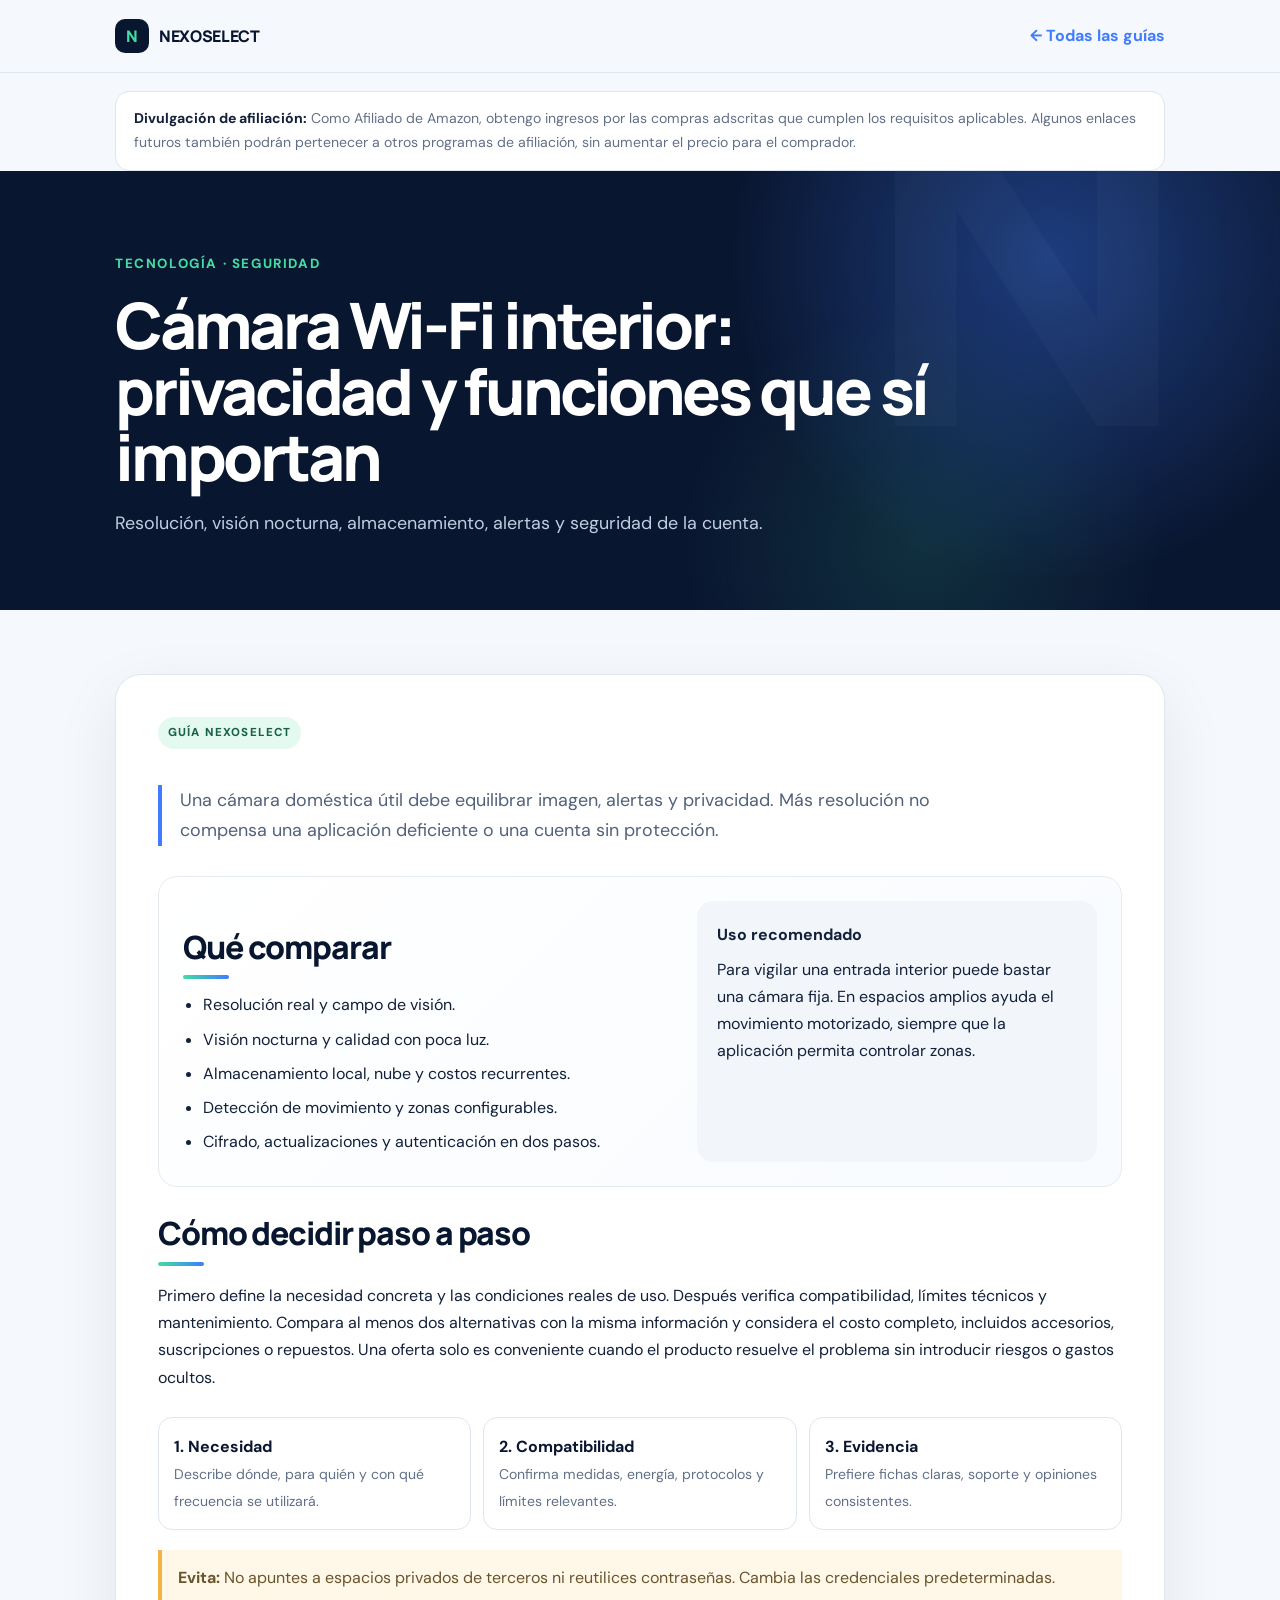
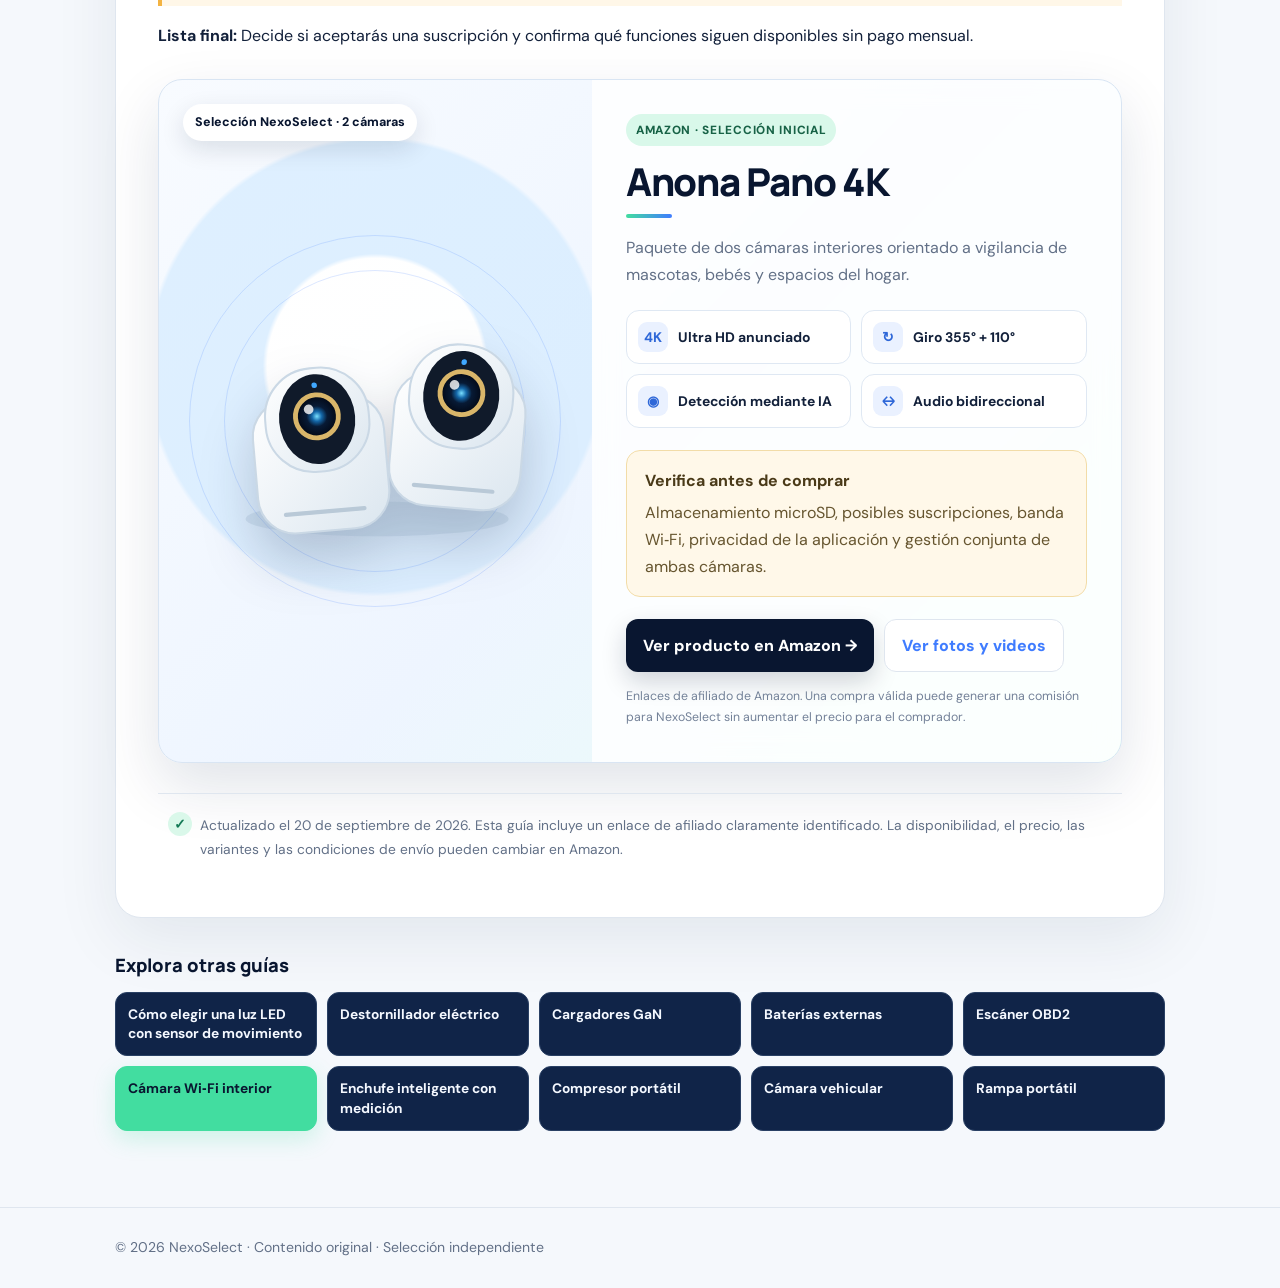
<file: guias/camaras-wifi.html>
<!doctype html>
<html lang="es"><head><meta charset="utf-8"><meta name="viewport" content="width=device-width,initial-scale=1">
<title>Cámara Wi‑Fi interior: privacidad y funciones que sí importan — NexoSelect</title><meta name="description" content="Resolución, visión nocturna, almacenamiento, alertas y seguridad de la cuenta."><link rel="stylesheet" href="style.css">
<link rel="icon" type="image/svg+xml" href="data:image/svg+xml,%3Csvg xmlns='http://www.w3.org/2000/svg' viewBox='0 0 64 64'%3E%3Crect width='64' height='64' rx='16' fill='%230b1736'/%3E%3Cpath d='M18 44V20h7l14 15V20h7v24h-7L25 29v15z' fill='%234ee1a0'/%3E%3C/svg%3E"><meta name="amazon-associate-tag" content="nexoselectglo-20"></head>
<body><header><div class="wrap nav"><a class="brand" href="../"><span class="mark">N</span>NEXOSELECT</a><a class="back" href="index.html">← Todas las guías</a></div></header><aside class="affiliate-disclosure wrap" aria-label="Divulgación de afiliación"><strong>Divulgación de afiliación:</strong> Como Afiliado de Amazon, obtengo ingresos por las compras adscritas que cumplen los requisitos aplicables. Algunos enlaces futuros también podrán pertenecer a otros programas de afiliación, sin aumentar el precio para el comprador.</aside>
<section class="hero"><div class="wrap"><small>Tecnología · seguridad</small><h1>Cámara Wi‑Fi interior: privacidad y funciones que sí importan</h1><p>Resolución, visión nocturna, almacenamiento, alertas y seguridad de la cuenta.</p></div></section>
<main class="wrap"><article class="guide"><p class="lead">Una cámara doméstica útil debe equilibrar imagen, alertas y privacidad. Más resolución no compensa una aplicación deficiente o una cuenta sin protección.</p>
<div class="grid"><div><h2>Qué comparar</h2><ul><li>Resolución real y campo de visión.</li><li>Visión nocturna y calidad con poca luz.</li><li>Almacenamiento local, nube y costos recurrentes.</li><li>Detección de movimiento y zonas configurables.</li><li>Cifrado, actualizaciones y autenticación en dos pasos.</li></ul></div><aside class="check"><strong>Uso recomendado</strong>Para vigilar una entrada interior puede bastar una cámara fija. En espacios amplios ayuda el movimiento motorizado, siempre que la aplicación permita controlar zonas.</aside></div>
<h2>Cómo decidir paso a paso</h2><p>Primero define la necesidad concreta y las condiciones reales de uso. Después verifica compatibilidad, límites técnicos y mantenimiento. Compara al menos dos alternativas con la misma información y considera el costo completo, incluidos accesorios, suscripciones o repuestos. Una oferta solo es conveniente cuando el producto resuelve el problema sin introducir riesgos o gastos ocultos.</p>
<div class="tiers"><div class="tier"><b>1. Necesidad</b><span>Describe dónde, para quién y con qué frecuencia se utilizará.</span></div><div class="tier"><b>2. Compatibilidad</b><span>Confirma medidas, energía, protocolos y límites relevantes.</span></div><div class="tier"><b>3. Evidencia</b><span>Prefiere fichas claras, soporte y opiniones consistentes.</span></div></div>
<p class="warning"><strong>Evita:</strong> No apuntes a espacios privados de terceros ni reutilices contraseñas. Cambia las credenciales predeterminadas.</p><p><strong>Lista final:</strong> Decide si aceptarás una suscripción y confirma qué funciones siguen disponibles sin pago mensual.</p>
<section class="product-showcase" aria-label="Cámara Wi-Fi interior seleccionada en Amazon">
<div class="product-media">
<span class="media-badge">Selección NexoSelect · 2 cámaras</span>
<svg class="product-illustration" viewBox="0 0 520 360" role="img" aria-label="Ilustración original de dos cámaras interiores Anona Pano">
<defs><linearGradient id="body" x1="0" y1="0" x2="1" y2="1"><stop stop-color="#fff"/><stop offset="1" stop-color="#dbe6ef"/></linearGradient><radialGradient id="lens"><stop stop-color="#78dfff"/><stop offset=".23" stop-color="#1467a8"/><stop offset=".48" stop-color="#071a35"/><stop offset="1" stop-color="#020713"/></radialGradient></defs>
<ellipse cx="263" cy="322" rx="190" ry="25" fill="#8aa3bd" opacity=".24"/>
<g transform="translate(45 66) rotate(-5 130 130)"><rect x="38" y="80" width="190" height="194" rx="54" fill="url(#body)" stroke="#cad8e5" stroke-width="3"/><rect x="58" y="38" width="150" height="150" rx="70" fill="url(#body)" stroke="#cad8e5" stroke-width="3"/><ellipse cx="133" cy="112" rx="55" ry="65" fill="#101a2a"/><circle cx="133" cy="108" r="31" fill="url(#lens)" stroke="#d9b66a" stroke-width="7"/><circle cx="122" cy="97" r="7" fill="#fff" opacity=".8"/><circle cx="133" cy="63" r="4" fill="#40a8ff"/><path d="M76 246h114" stroke="#b9c9d7" stroke-width="6" stroke-linecap="round"/></g>
<g transform="translate(250 32) rotate(5 130 130)"><rect x="38" y="80" width="190" height="194" rx="54" fill="url(#body)" stroke="#cad8e5" stroke-width="3"/><rect x="58" y="38" width="150" height="150" rx="70" fill="url(#body)" stroke="#cad8e5" stroke-width="3"/><ellipse cx="133" cy="112" rx="55" ry="65" fill="#101a2a"/><circle cx="133" cy="108" r="31" fill="url(#lens)" stroke="#d9b66a" stroke-width="7"/><circle cx="122" cy="97" r="7" fill="#fff" opacity=".8"/><circle cx="133" cy="63" r="4" fill="#40a8ff"/><path d="M76 246h114" stroke="#b9c9d7" stroke-width="6" stroke-linecap="round"/></g>
</svg>
</div>
<div class="product-copy">
<span class="kicker">Amazon · Selección inicial</span>
<h2>Anona Pano 4K</h2>
<p>Paquete de dos cámaras interiores orientado a vigilancia de mascotas, bebés y espacios del hogar.</p>
<div class="feature-chips">
<div class="feature-chip"><span>4K</span>Ultra HD anunciado</div>
<div class="feature-chip"><span>↻</span>Giro 355° + 110°</div>
<div class="feature-chip"><span>◉</span>Detección mediante IA</div>
<div class="feature-chip"><span>↔</span>Audio bidireccional</div>
</div>
<div class="verify-box"><strong>Verifica antes de comprar</strong>Almacenamiento microSD, posibles suscripciones, banda Wi‑Fi, privacidad de la aplicación y gestión conjunta de ambas cámaras.</div>
<div class="cta-row">
<a class="cta-primary" href="https://link.amazon/B00EV2dRr" target="_blank" rel="sponsored nofollow noopener">Ver producto en Amazon →</a>
<a class="cta-secondary" href="https://link.amazon/B00EV2dRr" target="_blank" rel="sponsored nofollow noopener">Ver fotos y videos</a>
</div>
<p class="buy-note">Enlaces de afiliado de Amazon. Una compra válida puede generar una comisión para NexoSelect sin aumentar el precio para el comprador.</p>
</div>
</section>
<p class="commercial">Actualizado el 20 de septiembre de 2026. Esta guía incluye un enlace de afiliado claramente identificado. La disponibilidad, el precio, las variantes y las condiciones de envío pueden cambiar en Amazon.</p></article>
<nav class="index related" aria-label="Otras guías"><a href="luces-sensor.html">Cómo elegir una luz LED con sensor de movimiento</a><a href="destornilladores.html">Destornillador eléctrico</a><a href="cargadores-gan.html">Cargadores GaN</a><a href="baterias-externas.html">Baterías externas</a><a href="escaner-obd2.html">Escáner OBD2</a><a href="camaras-wifi.html" aria-current="page">Cámara Wi‑Fi interior</a><a href="enchufes-inteligentes.html">Enchufe inteligente con medición</a><a href="compresores-portatiles.html">Compresor portátil</a><a href="camaras-vehiculares.html">Cámara vehicular</a><a href="rampas-portatiles.html">Rampa portátil</a></nav></main>
<footer><div class="wrap">© 2026 NexoSelect · Contenido original · Selección independiente</div></footer></body></html>
</file>
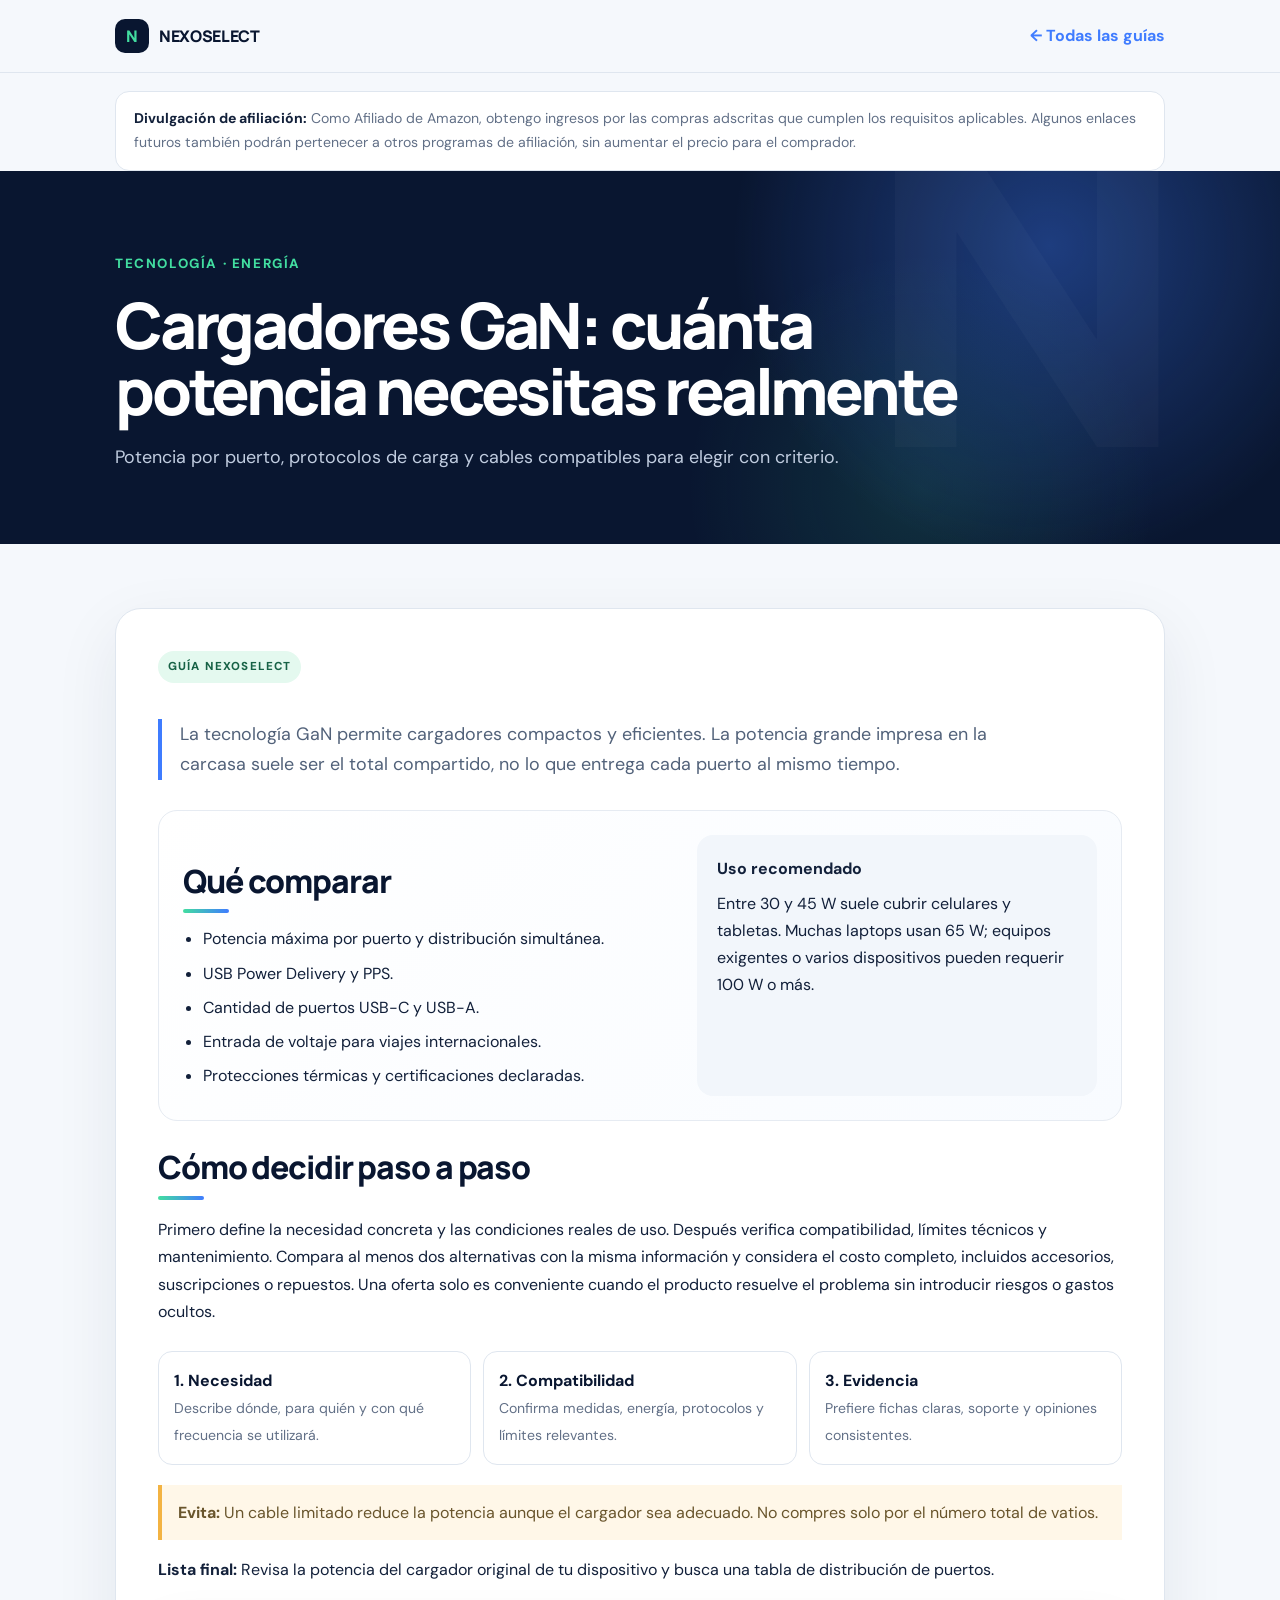
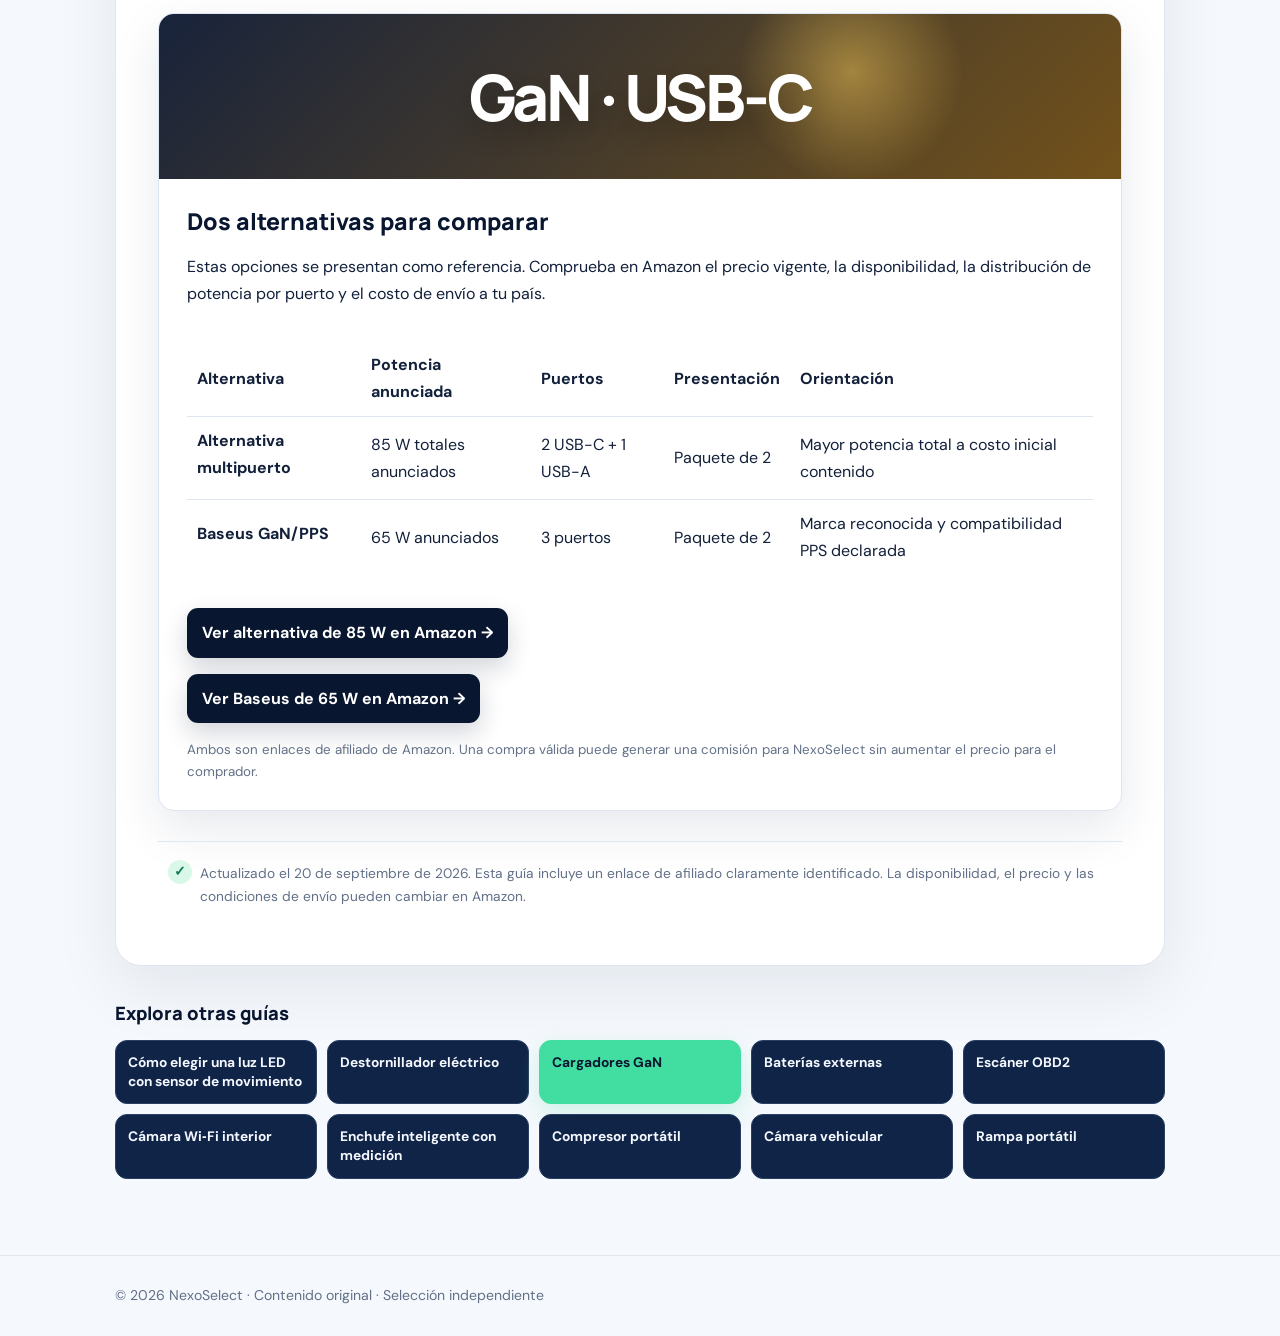
<file: guias/cargadores-gan.html>
<!doctype html>
<html lang="es"><head><meta charset="utf-8"><meta name="viewport" content="width=device-width,initial-scale=1">
<title>Cargadores GaN: cuánta potencia necesitas realmente — NexoSelect</title><meta name="description" content="Potencia por puerto, protocolos de carga y cables compatibles para elegir con criterio."><link rel="stylesheet" href="style.css">
<link rel="icon" type="image/svg+xml" href="data:image/svg+xml,%3Csvg xmlns='http://www.w3.org/2000/svg' viewBox='0 0 64 64'%3E%3Crect width='64' height='64' rx='16' fill='%230b1736'/%3E%3Cpath d='M18 44V20h7l14 15V20h7v24h-7L25 29v15z' fill='%234ee1a0'/%3E%3C/svg%3E"><meta name="amazon-associate-tag" content="nexoselectglo-20"></head>
<body><header><div class="wrap nav"><a class="brand" href="../"><span class="mark">N</span>NEXOSELECT</a><a class="back" href="index.html">← Todas las guías</a></div></header><aside class="affiliate-disclosure wrap" aria-label="Divulgación de afiliación"><strong>Divulgación de afiliación:</strong> Como Afiliado de Amazon, obtengo ingresos por las compras adscritas que cumplen los requisitos aplicables. Algunos enlaces futuros también podrán pertenecer a otros programas de afiliación, sin aumentar el precio para el comprador.</aside>
<section class="hero"><div class="wrap"><small>Tecnología · energía</small><h1>Cargadores GaN: cuánta potencia necesitas realmente</h1><p>Potencia por puerto, protocolos de carga y cables compatibles para elegir con criterio.</p></div></section>
<main class="wrap"><article class="guide"><p class="lead">La tecnología GaN permite cargadores compactos y eficientes. La potencia grande impresa en la carcasa suele ser el total compartido, no lo que entrega cada puerto al mismo tiempo.</p>
<div class="grid"><div><h2>Qué comparar</h2><ul><li>Potencia máxima por puerto y distribución simultánea.</li><li>USB Power Delivery y PPS.</li><li>Cantidad de puertos USB-C y USB-A.</li><li>Entrada de voltaje para viajes internacionales.</li><li>Protecciones térmicas y certificaciones declaradas.</li></ul></div><aside class="check"><strong>Uso recomendado</strong>Entre 30 y 45 W suele cubrir celulares y tabletas. Muchas laptops usan 65 W; equipos exigentes o varios dispositivos pueden requerir 100 W o más.</aside></div>
<h2>Cómo decidir paso a paso</h2><p>Primero define la necesidad concreta y las condiciones reales de uso. Después verifica compatibilidad, límites técnicos y mantenimiento. Compara al menos dos alternativas con la misma información y considera el costo completo, incluidos accesorios, suscripciones o repuestos. Una oferta solo es conveniente cuando el producto resuelve el problema sin introducir riesgos o gastos ocultos.</p>
<div class="tiers"><div class="tier"><b>1. Necesidad</b><span>Describe dónde, para quién y con qué frecuencia se utilizará.</span></div><div class="tier"><b>2. Compatibilidad</b><span>Confirma medidas, energía, protocolos y límites relevantes.</span></div><div class="tier"><b>3. Evidencia</b><span>Prefiere fichas claras, soporte y opiniones consistentes.</span></div></div>
<p class="warning"><strong>Evita:</strong> Un cable limitado reduce la potencia aunque el cargador sea adecuado. No compres solo por el número total de vatios.</p><p><strong>Lista final:</strong> Revisa la potencia del cargador original de tu dispositivo y busca una tabla de distribución de puertos.</p>
<section class="check selection-card" data-product="gan" aria-label="Comparación de cargadores seleccionados en Amazon">
<strong>Dos alternativas para comparar</strong>
<p>Estas opciones se presentan como referencia. Comprueba en Amazon el precio vigente, la disponibilidad, la distribución de potencia por puerto y el costo de envío a tu país.</p>
<div style="overflow-x:auto">
<table style="width:100%;border-collapse:collapse;margin:18px 0">
<thead><tr><th style="text-align:left;padding:10px;border-bottom:1px solid #dfe6ef">Alternativa</th><th style="text-align:left;padding:10px;border-bottom:1px solid #dfe6ef">Potencia anunciada</th><th style="text-align:left;padding:10px;border-bottom:1px solid #dfe6ef">Puertos</th><th style="text-align:left;padding:10px;border-bottom:1px solid #dfe6ef">Presentación</th><th style="text-align:left;padding:10px;border-bottom:1px solid #dfe6ef">Orientación</th></tr></thead>
<tbody>
<tr><td style="padding:10px;border-bottom:1px solid #dfe6ef"><strong>Alternativa multipuerto</strong></td><td style="padding:10px;border-bottom:1px solid #dfe6ef">85 W totales anunciados</td><td style="padding:10px;border-bottom:1px solid #dfe6ef">2 USB-C + 1 USB-A</td><td style="padding:10px;border-bottom:1px solid #dfe6ef">Paquete de 2</td><td style="padding:10px;border-bottom:1px solid #dfe6ef">Mayor potencia total a costo inicial contenido</td></tr>
<tr><td style="padding:10px"><strong>Baseus GaN/PPS</strong></td><td style="padding:10px">65 W anunciados</td><td style="padding:10px">3 puertos</td><td style="padding:10px">Paquete de 2</td><td style="padding:10px">Marca reconocida y compatibilidad PPS declarada</td></tr>
</tbody></table>
</div>
<p><a class="back" href="https://link.amazon/B03x9JtbY" target="_blank" rel="sponsored nofollow noopener">Ver alternativa de 85 W en Amazon →</a></p>
<p><a class="back" href="https://link.amazon/B0iRAG1yn" target="_blank" rel="sponsored nofollow noopener">Ver Baseus de 65 W en Amazon →</a></p>
<small>Ambos son enlaces de afiliado de Amazon. Una compra válida puede generar una comisión para NexoSelect sin aumentar el precio para el comprador.</small>
</section>
<p class="commercial">Actualizado el 20 de septiembre de 2026. Esta guía incluye un enlace de afiliado claramente identificado. La disponibilidad, el precio y las condiciones de envío pueden cambiar en Amazon.</p></article>
<nav class="index related" aria-label="Otras guías"><a href="luces-sensor.html">Cómo elegir una luz LED con sensor de movimiento</a><a href="destornilladores.html">Destornillador eléctrico</a><a href="cargadores-gan.html" aria-current="page">Cargadores GaN</a><a href="baterias-externas.html">Baterías externas</a><a href="escaner-obd2.html">Escáner OBD2</a><a href="camaras-wifi.html">Cámara Wi‑Fi interior</a><a href="enchufes-inteligentes.html">Enchufe inteligente con medición</a><a href="compresores-portatiles.html">Compresor portátil</a><a href="camaras-vehiculares.html">Cámara vehicular</a><a href="rampas-portatiles.html">Rampa portátil</a></nav></main>
<footer><div class="wrap">© 2026 NexoSelect · Contenido original · Selección independiente</div></footer></body></html>
</file>
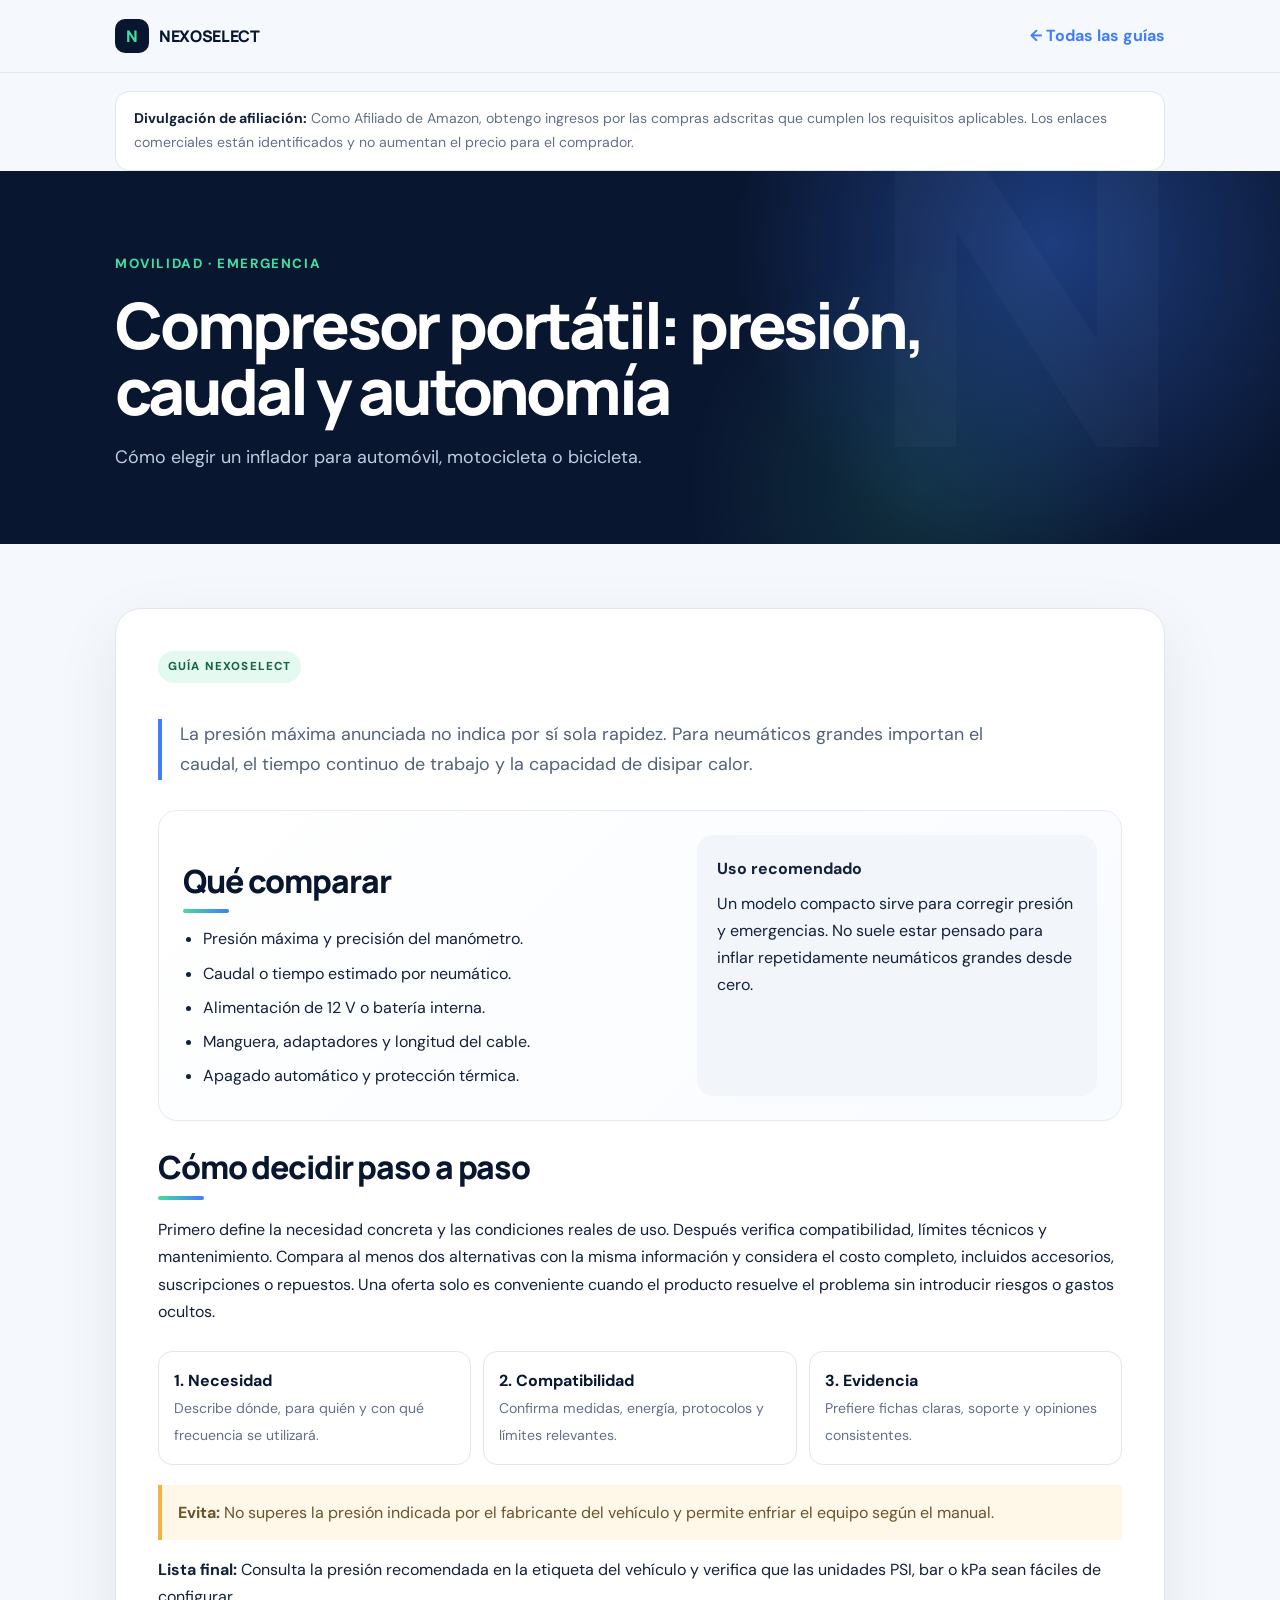
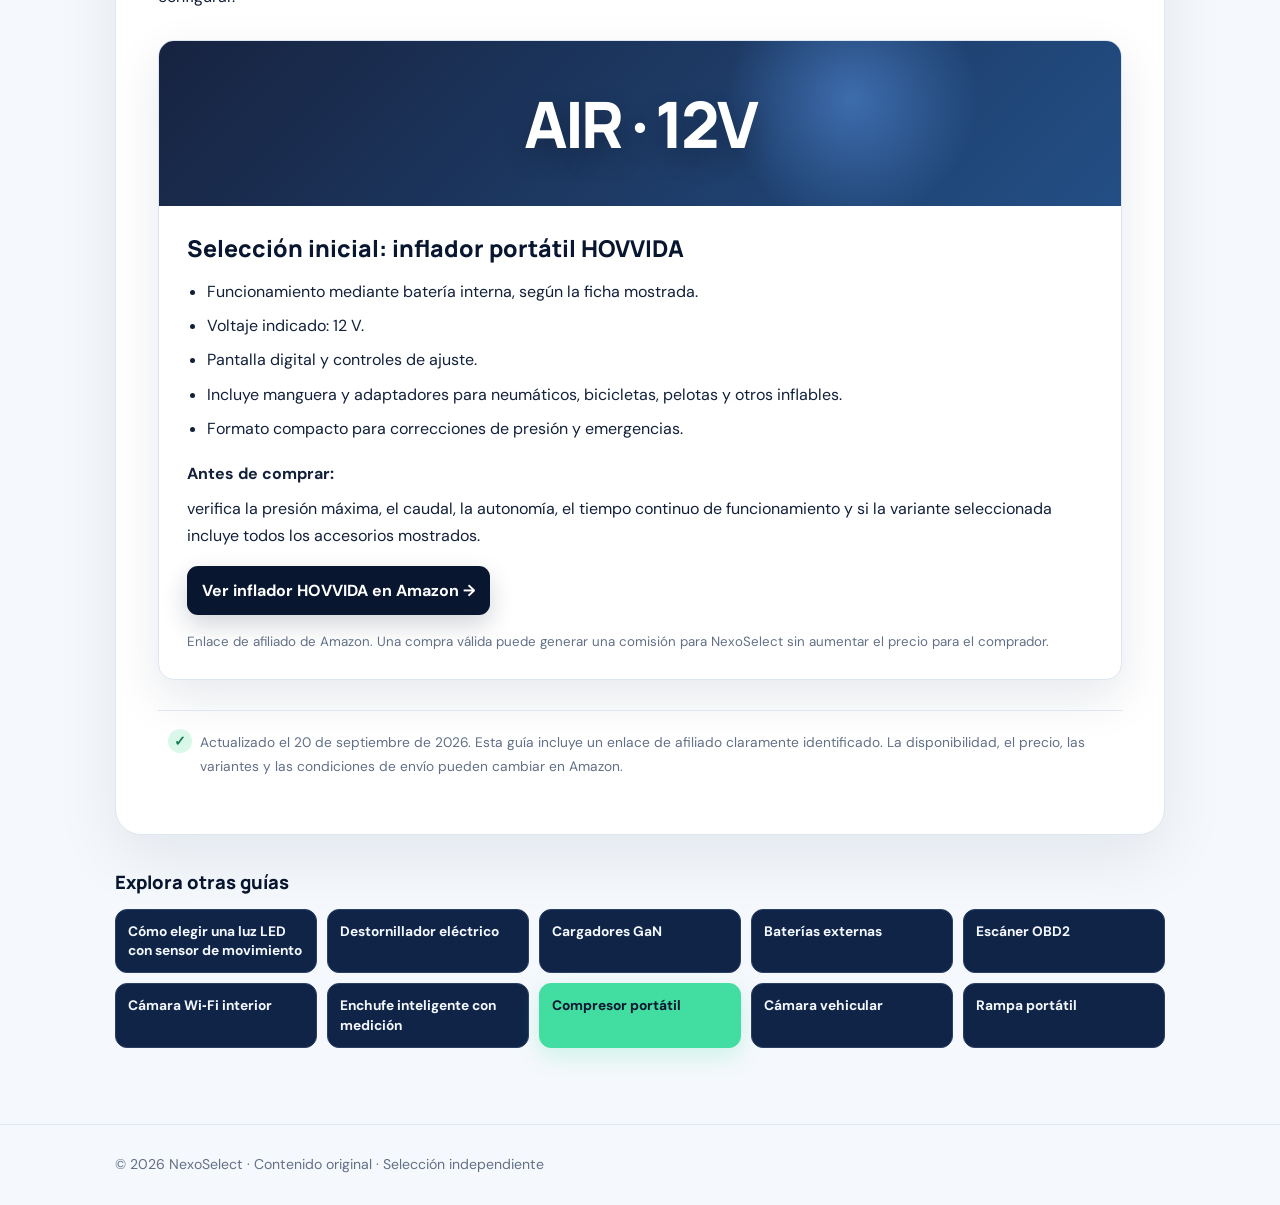
<file: guias/compresores-portatiles.html>
<!doctype html>
<html lang="es"><head><meta charset="utf-8"><meta name="viewport" content="width=device-width,initial-scale=1">
<title>Compresor portátil: presión, caudal y autonomía — NexoSelect</title><meta name="description" content="Cómo elegir un inflador para automóvil, motocicleta o bicicleta."><link rel="stylesheet" href="style.css">
<link rel="icon" type="image/svg+xml" href="data:image/svg+xml,%3Csvg xmlns='http://www.w3.org/2000/svg' viewBox='0 0 64 64'%3E%3Crect width='64' height='64' rx='16' fill='%230b1736'/%3E%3Cpath d='M18 44V20h7l14 15V20h7v24h-7L25 29v15z' fill='%234ee1a0'/%3E%3C/svg%3E"><meta name="amazon-associate-tag" content="nexoselectglo-20"></head>
<body><header><div class="wrap nav"><a class="brand" href="../"><span class="mark">N</span>NEXOSELECT</a><a class="back" href="index.html">← Todas las guías</a></div></header><aside class="affiliate-disclosure wrap" aria-label="Divulgación de afiliación"><strong>Divulgación de afiliación:</strong> Como Afiliado de Amazon, obtengo ingresos por las compras adscritas que cumplen los requisitos aplicables. Los enlaces comerciales están identificados y no aumentan el precio para el comprador.</aside>
<section class="hero"><div class="wrap"><small>Movilidad · emergencia</small><h1>Compresor portátil: presión, caudal y autonomía</h1><p>Cómo elegir un inflador para automóvil, motocicleta o bicicleta.</p></div></section>
<main class="wrap"><article class="guide"><p class="lead">La presión máxima anunciada no indica por sí sola rapidez. Para neumáticos grandes importan el caudal, el tiempo continuo de trabajo y la capacidad de disipar calor.</p>
<div class="grid"><div><h2>Qué comparar</h2><ul><li>Presión máxima y precisión del manómetro.</li><li>Caudal o tiempo estimado por neumático.</li><li>Alimentación de 12 V o batería interna.</li><li>Manguera, adaptadores y longitud del cable.</li><li>Apagado automático y protección térmica.</li></ul></div><aside class="check"><strong>Uso recomendado</strong>Un modelo compacto sirve para corregir presión y emergencias. No suele estar pensado para inflar repetidamente neumáticos grandes desde cero.</aside></div>
<h2>Cómo decidir paso a paso</h2><p>Primero define la necesidad concreta y las condiciones reales de uso. Después verifica compatibilidad, límites técnicos y mantenimiento. Compara al menos dos alternativas con la misma información y considera el costo completo, incluidos accesorios, suscripciones o repuestos. Una oferta solo es conveniente cuando el producto resuelve el problema sin introducir riesgos o gastos ocultos.</p>
<div class="tiers"><div class="tier"><b>1. Necesidad</b><span>Describe dónde, para quién y con qué frecuencia se utilizará.</span></div><div class="tier"><b>2. Compatibilidad</b><span>Confirma medidas, energía, protocolos y límites relevantes.</span></div><div class="tier"><b>3. Evidencia</b><span>Prefiere fichas claras, soporte y opiniones consistentes.</span></div></div>
<p class="warning"><strong>Evita:</strong> No superes la presión indicada por el fabricante del vehículo y permite enfriar el equipo según el manual.</p><p><strong>Lista final:</strong> Consulta la presión recomendada en la etiqueta del vehículo y verifica que las unidades PSI, bar o kPa sean fáciles de configurar.</p>
<section class="check selection-card" data-product="inflador" aria-label="Inflador portátil seleccionado en Amazon">
<strong>Selección inicial: inflador portátil HOVVIDA</strong>
<ul>
<li>Funcionamiento mediante batería interna, según la ficha mostrada.</li>
<li>Voltaje indicado: 12 V.</li>
<li>Pantalla digital y controles de ajuste.</li>
<li>Incluye manguera y adaptadores para neumáticos, bicicletas, pelotas y otros inflables.</li>
<li>Formato compacto para correcciones de presión y emergencias.</li>
</ul>
<p><strong>Antes de comprar:</strong> verifica la presión máxima, el caudal, la autonomía, el tiempo continuo de funcionamiento y si la variante seleccionada incluye todos los accesorios mostrados.</p>
<p><a class="back" href="https://link.amazon/B0fN3PiTW" target="_blank" rel="sponsored nofollow noopener">Ver inflador HOVVIDA en Amazon →</a></p>
<small>Enlace de afiliado de Amazon. Una compra válida puede generar una comisión para NexoSelect sin aumentar el precio para el comprador.</small>
</section>
<p class="commercial">Actualizado el 20 de septiembre de 2026. Esta guía incluye un enlace de afiliado claramente identificado. La disponibilidad, el precio, las variantes y las condiciones de envío pueden cambiar en Amazon.</p></article>
<nav class="index related" aria-label="Otras guías"><a href="luces-sensor.html">Cómo elegir una luz LED con sensor de movimiento</a><a href="destornilladores.html">Destornillador eléctrico</a><a href="cargadores-gan.html">Cargadores GaN</a><a href="baterias-externas.html">Baterías externas</a><a href="escaner-obd2.html">Escáner OBD2</a><a href="camaras-wifi.html">Cámara Wi‑Fi interior</a><a href="enchufes-inteligentes.html">Enchufe inteligente con medición</a><a href="compresores-portatiles.html" aria-current="page">Compresor portátil</a><a href="camaras-vehiculares.html">Cámara vehicular</a><a href="rampas-portatiles.html">Rampa portátil</a></nav></main>
<footer><div class="wrap">© 2026 NexoSelect · Contenido original · Selección independiente</div></footer></body></html>
</file>
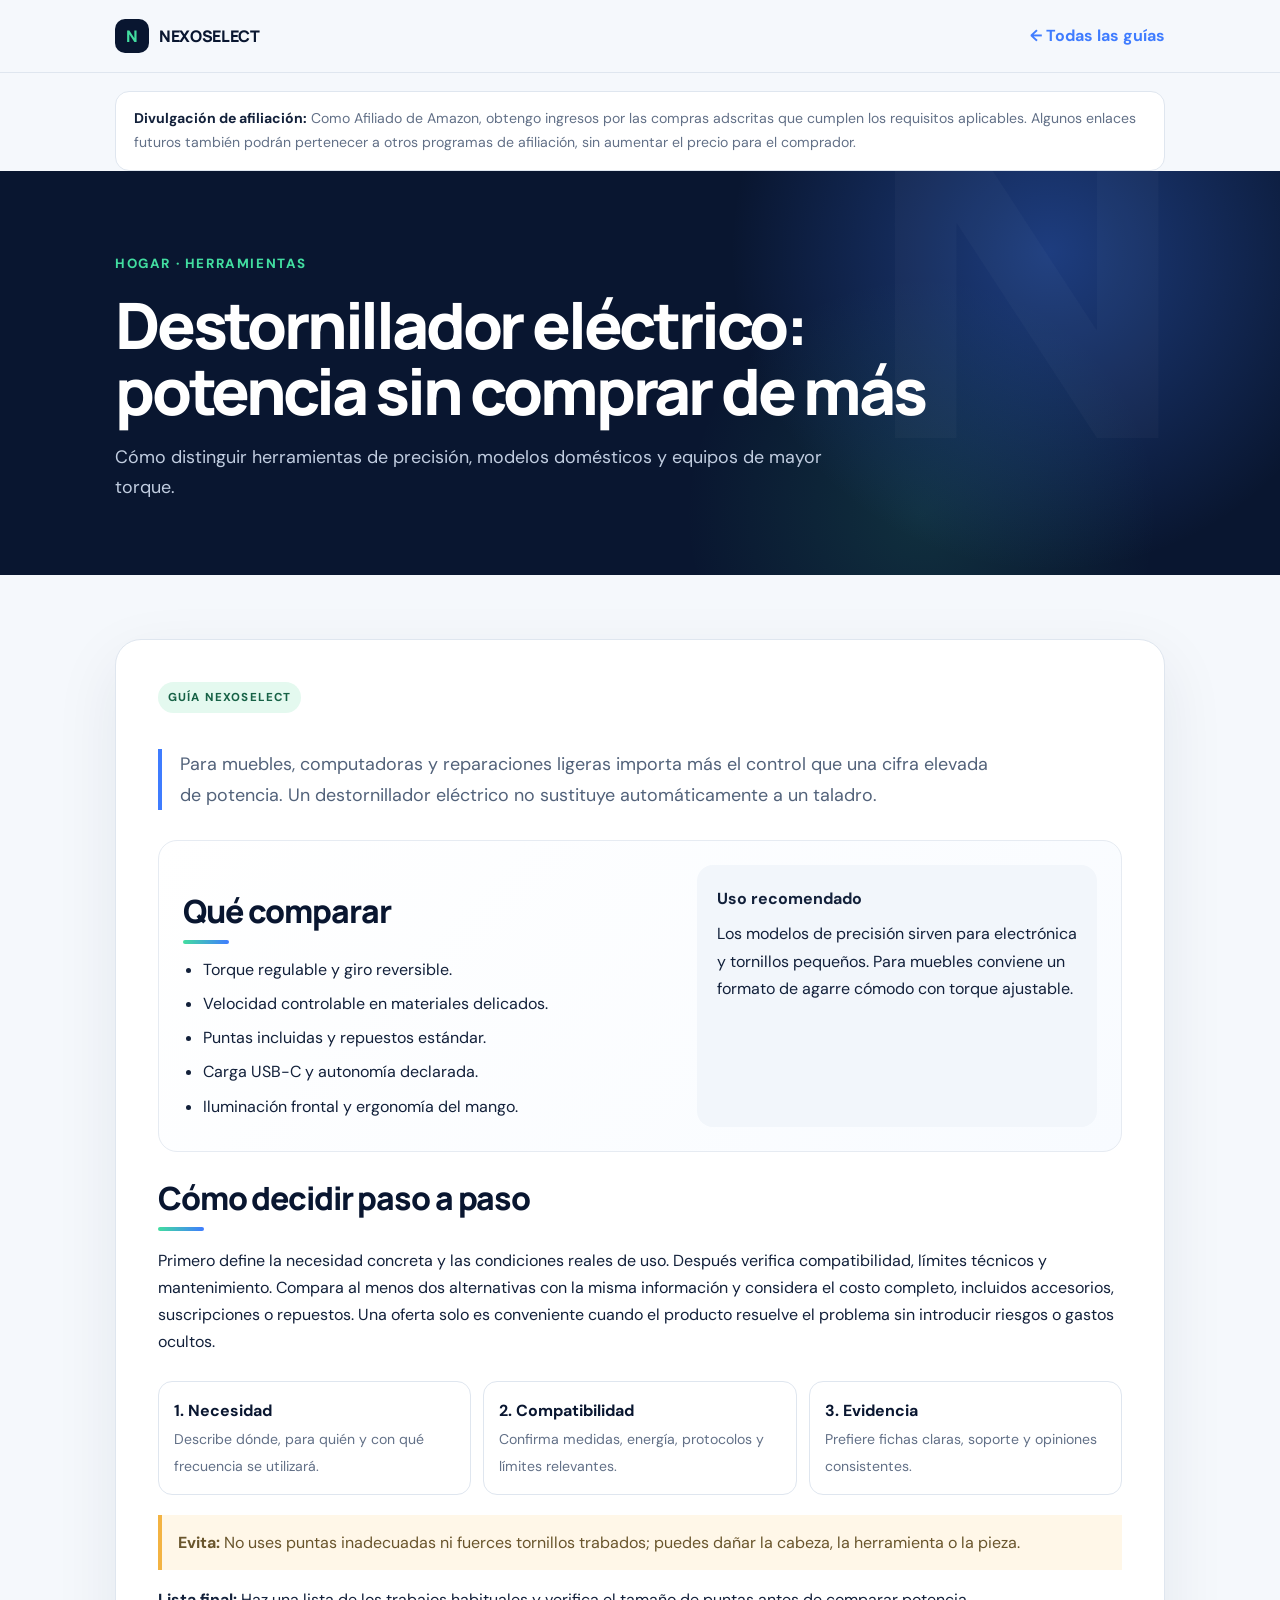
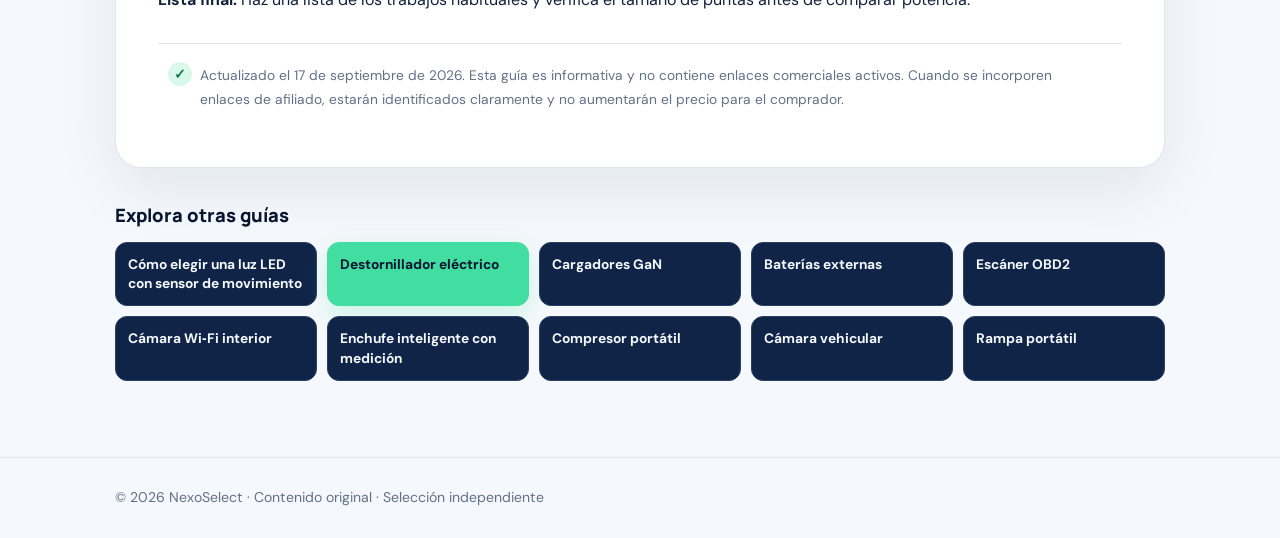
<file: guias/destornilladores.html>
<!doctype html>
<html lang="es"><head><meta charset="utf-8"><meta name="viewport" content="width=device-width,initial-scale=1">
<title>Destornillador eléctrico: potencia sin comprar de más — NexoSelect</title><meta name="description" content="Cómo distinguir herramientas de precisión, modelos domésticos y equipos de mayor torque."><link rel="stylesheet" href="style.css">
<link rel="icon" type="image/svg+xml" href="data:image/svg+xml,%3Csvg xmlns='http://www.w3.org/2000/svg' viewBox='0 0 64 64'%3E%3Crect width='64' height='64' rx='16' fill='%230b1736'/%3E%3Cpath d='M18 44V20h7l14 15V20h7v24h-7L25 29v15z' fill='%234ee1a0'/%3E%3C/svg%3E"><meta name="amazon-associate-tag" content="nexoselectglo-20"></head>
<body><header><div class="wrap nav"><a class="brand" href="../"><span class="mark">N</span>NEXOSELECT</a><a class="back" href="index.html">← Todas las guías</a></div></header><aside class="affiliate-disclosure wrap" aria-label="Divulgación de afiliación"><strong>Divulgación de afiliación:</strong> Como Afiliado de Amazon, obtengo ingresos por las compras adscritas que cumplen los requisitos aplicables. Algunos enlaces futuros también podrán pertenecer a otros programas de afiliación, sin aumentar el precio para el comprador.</aside>
<section class="hero"><div class="wrap"><small>Hogar · herramientas</small><h1>Destornillador eléctrico: potencia sin comprar de más</h1><p>Cómo distinguir herramientas de precisión, modelos domésticos y equipos de mayor torque.</p></div></section>
<main class="wrap"><article class="guide"><p class="lead">Para muebles, computadoras y reparaciones ligeras importa más el control que una cifra elevada de potencia. Un destornillador eléctrico no sustituye automáticamente a un taladro.</p>
<div class="grid"><div><h2>Qué comparar</h2><ul><li>Torque regulable y giro reversible.</li><li>Velocidad controlable en materiales delicados.</li><li>Puntas incluidas y repuestos estándar.</li><li>Carga USB-C y autonomía declarada.</li><li>Iluminación frontal y ergonomía del mango.</li></ul></div><aside class="check"><strong>Uso recomendado</strong>Los modelos de precisión sirven para electrónica y tornillos pequeños. Para muebles conviene un formato de agarre cómodo con torque ajustable.</aside></div>
<h2>Cómo decidir paso a paso</h2><p>Primero define la necesidad concreta y las condiciones reales de uso. Después verifica compatibilidad, límites técnicos y mantenimiento. Compara al menos dos alternativas con la misma información y considera el costo completo, incluidos accesorios, suscripciones o repuestos. Una oferta solo es conveniente cuando el producto resuelve el problema sin introducir riesgos o gastos ocultos.</p>
<div class="tiers"><div class="tier"><b>1. Necesidad</b><span>Describe dónde, para quién y con qué frecuencia se utilizará.</span></div><div class="tier"><b>2. Compatibilidad</b><span>Confirma medidas, energía, protocolos y límites relevantes.</span></div><div class="tier"><b>3. Evidencia</b><span>Prefiere fichas claras, soporte y opiniones consistentes.</span></div></div>
<p class="warning"><strong>Evita:</strong> No uses puntas inadecuadas ni fuerces tornillos trabados; puedes dañar la cabeza, la herramienta o la pieza.</p><p><strong>Lista final:</strong> Haz una lista de los trabajos habituales y verifica el tamaño de puntas antes de comparar potencia.</p>
<p class="commercial">Actualizado el 17 de septiembre de 2026. Esta guía es informativa y no contiene enlaces comerciales activos. Cuando se incorporen enlaces de afiliado, estarán identificados claramente y no aumentarán el precio para el comprador.</p></article>
<nav class="index related" aria-label="Otras guías"><a href="luces-sensor.html">Cómo elegir una luz LED con sensor de movimiento</a><a href="destornilladores.html" aria-current="page">Destornillador eléctrico</a><a href="cargadores-gan.html">Cargadores GaN</a><a href="baterias-externas.html">Baterías externas</a><a href="escaner-obd2.html">Escáner OBD2</a><a href="camaras-wifi.html">Cámara Wi‑Fi interior</a><a href="enchufes-inteligentes.html">Enchufe inteligente con medición</a><a href="compresores-portatiles.html">Compresor portátil</a><a href="camaras-vehiculares.html">Cámara vehicular</a><a href="rampas-portatiles.html">Rampa portátil</a></nav></main>
<footer><div class="wrap">© 2026 NexoSelect · Contenido original · Selección independiente</div></footer></body></html>
</file>
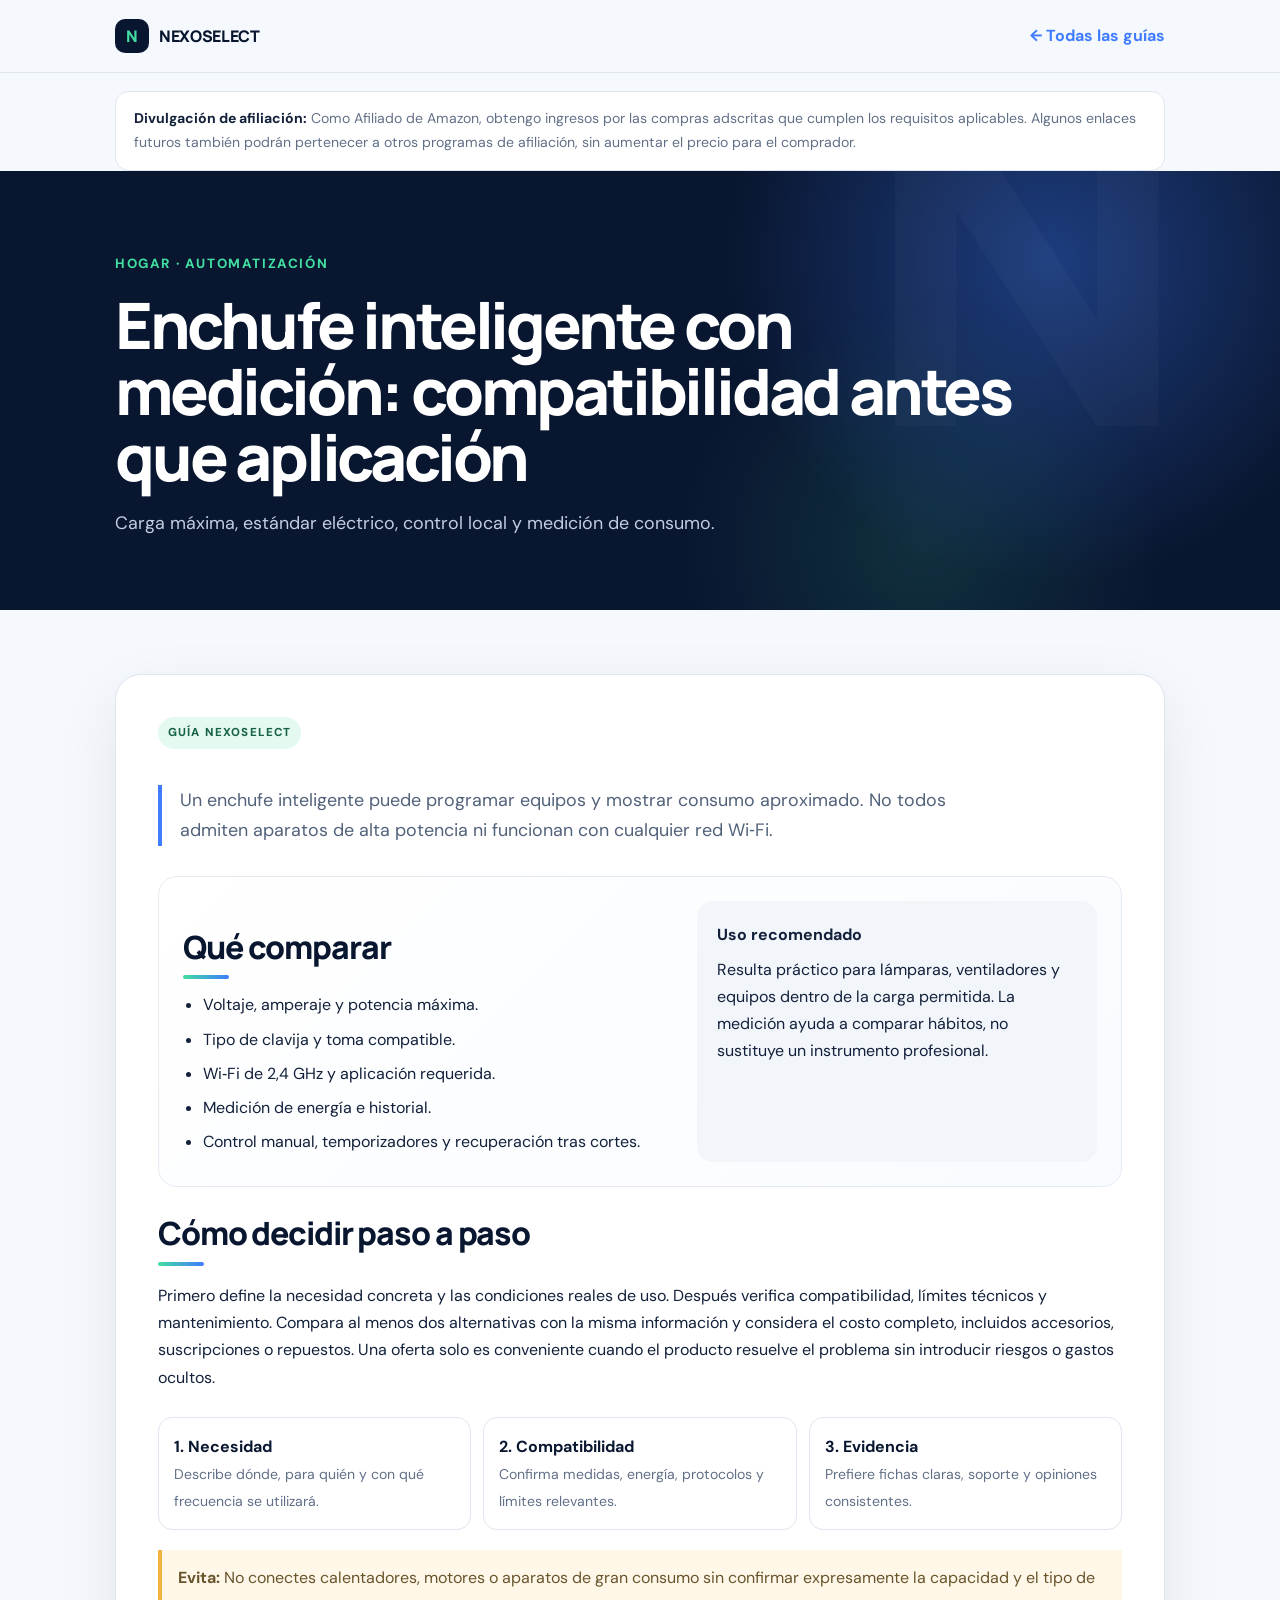
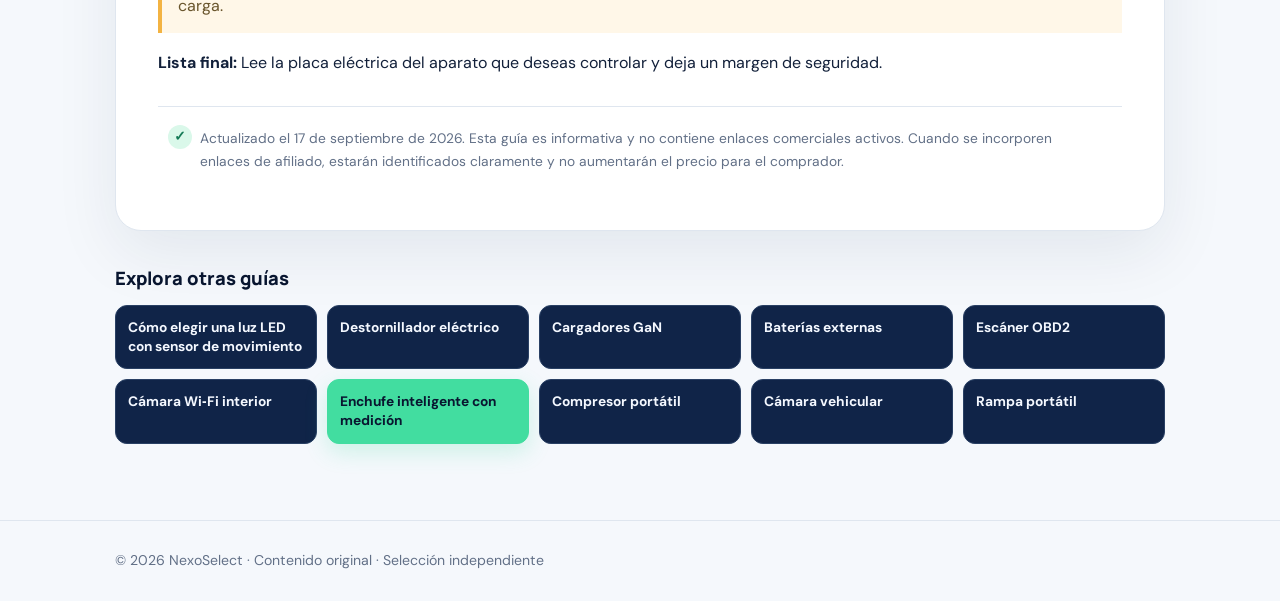
<file: guias/enchufes-inteligentes.html>
<!doctype html>
<html lang="es"><head><meta charset="utf-8"><meta name="viewport" content="width=device-width,initial-scale=1">
<title>Enchufe inteligente con medición: compatibilidad antes que aplicación — NexoSelect</title><meta name="description" content="Carga máxima, estándar eléctrico, control local y medición de consumo."><link rel="stylesheet" href="style.css">
<link rel="icon" type="image/svg+xml" href="data:image/svg+xml,%3Csvg xmlns='http://www.w3.org/2000/svg' viewBox='0 0 64 64'%3E%3Crect width='64' height='64' rx='16' fill='%230b1736'/%3E%3Cpath d='M18 44V20h7l14 15V20h7v24h-7L25 29v15z' fill='%234ee1a0'/%3E%3C/svg%3E"><meta name="amazon-associate-tag" content="nexoselectglo-20"></head>
<body><header><div class="wrap nav"><a class="brand" href="../"><span class="mark">N</span>NEXOSELECT</a><a class="back" href="index.html">← Todas las guías</a></div></header><aside class="affiliate-disclosure wrap" aria-label="Divulgación de afiliación"><strong>Divulgación de afiliación:</strong> Como Afiliado de Amazon, obtengo ingresos por las compras adscritas que cumplen los requisitos aplicables. Algunos enlaces futuros también podrán pertenecer a otros programas de afiliación, sin aumentar el precio para el comprador.</aside>
<section class="hero"><div class="wrap"><small>Hogar · automatización</small><h1>Enchufe inteligente con medición: compatibilidad antes que aplicación</h1><p>Carga máxima, estándar eléctrico, control local y medición de consumo.</p></div></section>
<main class="wrap"><article class="guide"><p class="lead">Un enchufe inteligente puede programar equipos y mostrar consumo aproximado. No todos admiten aparatos de alta potencia ni funcionan con cualquier red Wi‑Fi.</p>
<div class="grid"><div><h2>Qué comparar</h2><ul><li>Voltaje, amperaje y potencia máxima.</li><li>Tipo de clavija y toma compatible.</li><li>Wi‑Fi de 2,4 GHz y aplicación requerida.</li><li>Medición de energía e historial.</li><li>Control manual, temporizadores y recuperación tras cortes.</li></ul></div><aside class="check"><strong>Uso recomendado</strong>Resulta práctico para lámparas, ventiladores y equipos dentro de la carga permitida. La medición ayuda a comparar hábitos, no sustituye un instrumento profesional.</aside></div>
<h2>Cómo decidir paso a paso</h2><p>Primero define la necesidad concreta y las condiciones reales de uso. Después verifica compatibilidad, límites técnicos y mantenimiento. Compara al menos dos alternativas con la misma información y considera el costo completo, incluidos accesorios, suscripciones o repuestos. Una oferta solo es conveniente cuando el producto resuelve el problema sin introducir riesgos o gastos ocultos.</p>
<div class="tiers"><div class="tier"><b>1. Necesidad</b><span>Describe dónde, para quién y con qué frecuencia se utilizará.</span></div><div class="tier"><b>2. Compatibilidad</b><span>Confirma medidas, energía, protocolos y límites relevantes.</span></div><div class="tier"><b>3. Evidencia</b><span>Prefiere fichas claras, soporte y opiniones consistentes.</span></div></div>
<p class="warning"><strong>Evita:</strong> No conectes calentadores, motores o aparatos de gran consumo sin confirmar expresamente la capacidad y el tipo de carga.</p><p><strong>Lista final:</strong> Lee la placa eléctrica del aparato que deseas controlar y deja un margen de seguridad.</p>
<p class="commercial">Actualizado el 17 de septiembre de 2026. Esta guía es informativa y no contiene enlaces comerciales activos. Cuando se incorporen enlaces de afiliado, estarán identificados claramente y no aumentarán el precio para el comprador.</p></article>
<nav class="index related" aria-label="Otras guías"><a href="luces-sensor.html">Cómo elegir una luz LED con sensor de movimiento</a><a href="destornilladores.html">Destornillador eléctrico</a><a href="cargadores-gan.html">Cargadores GaN</a><a href="baterias-externas.html">Baterías externas</a><a href="escaner-obd2.html">Escáner OBD2</a><a href="camaras-wifi.html">Cámara Wi‑Fi interior</a><a href="enchufes-inteligentes.html" aria-current="page">Enchufe inteligente con medición</a><a href="compresores-portatiles.html">Compresor portátil</a><a href="camaras-vehiculares.html">Cámara vehicular</a><a href="rampas-portatiles.html">Rampa portátil</a></nav></main>
<footer><div class="wrap">© 2026 NexoSelect · Contenido original · Selección independiente</div></footer></body></html>
</file>
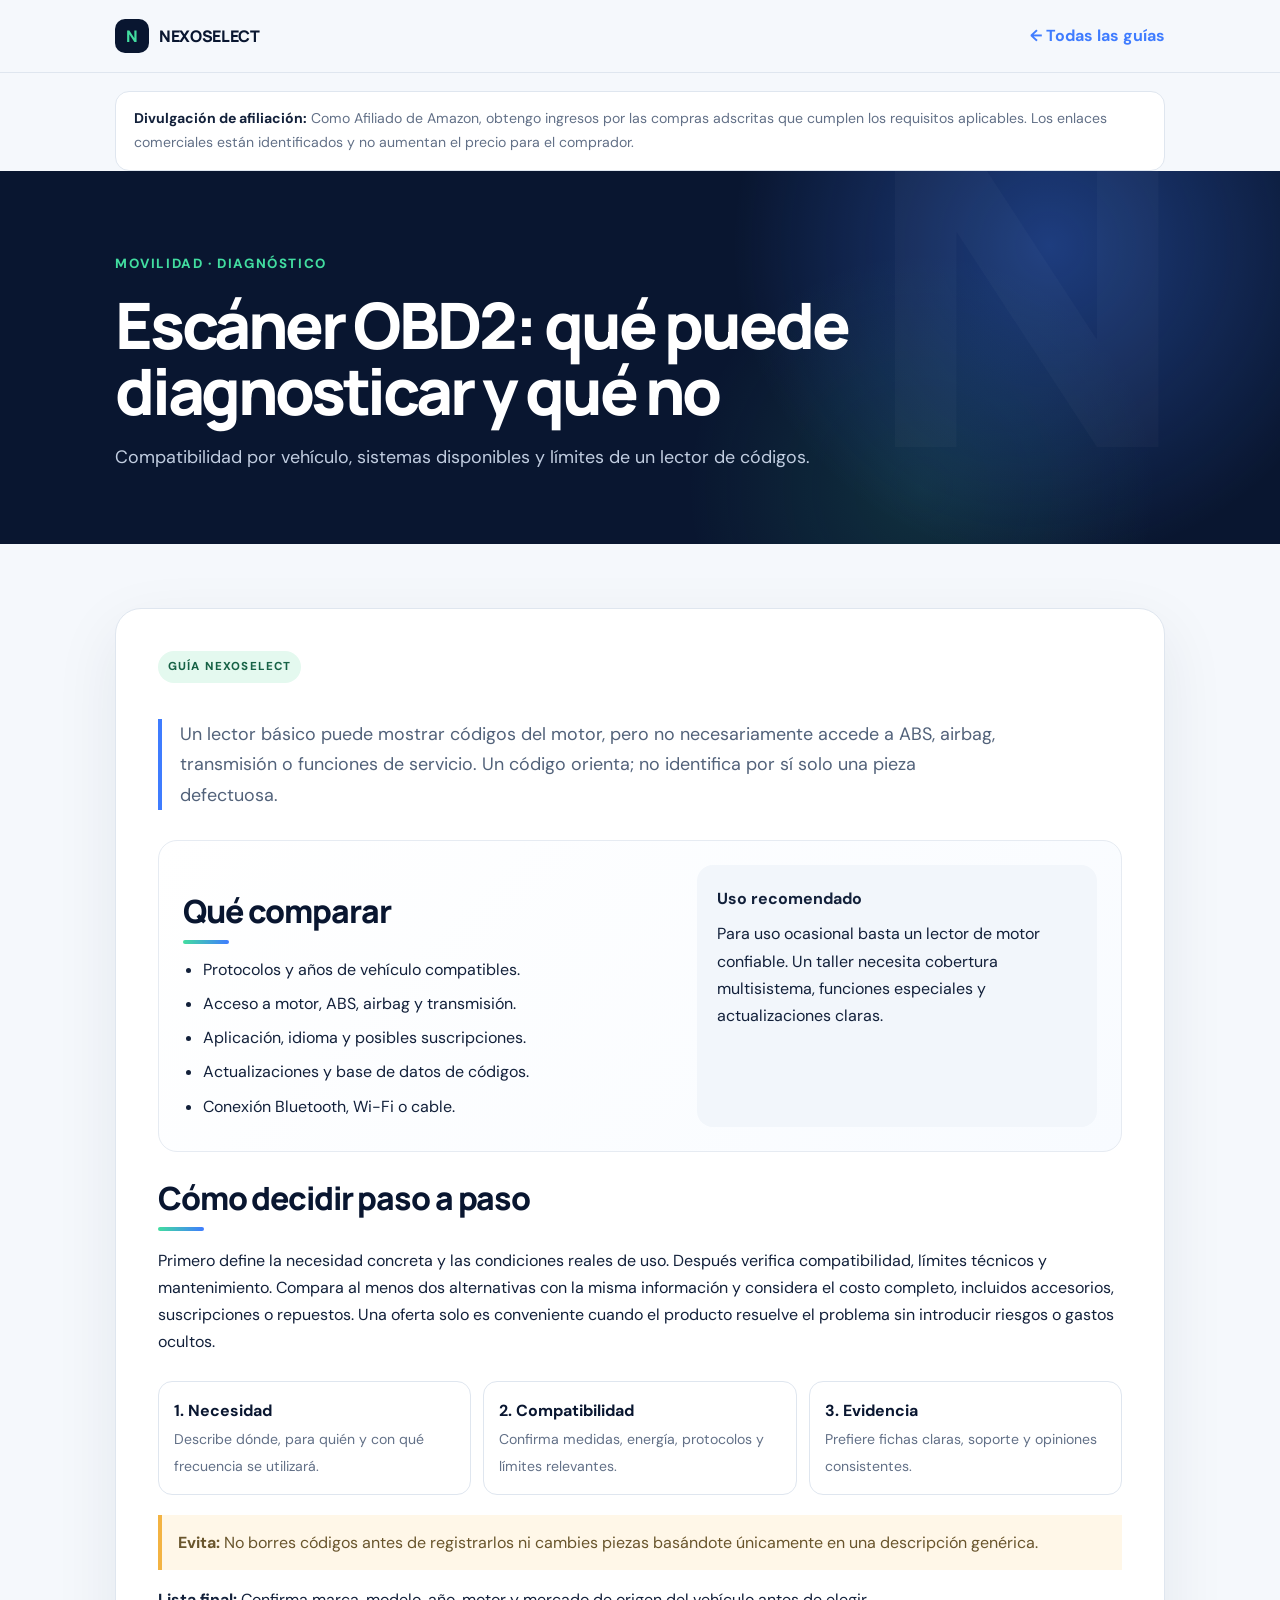
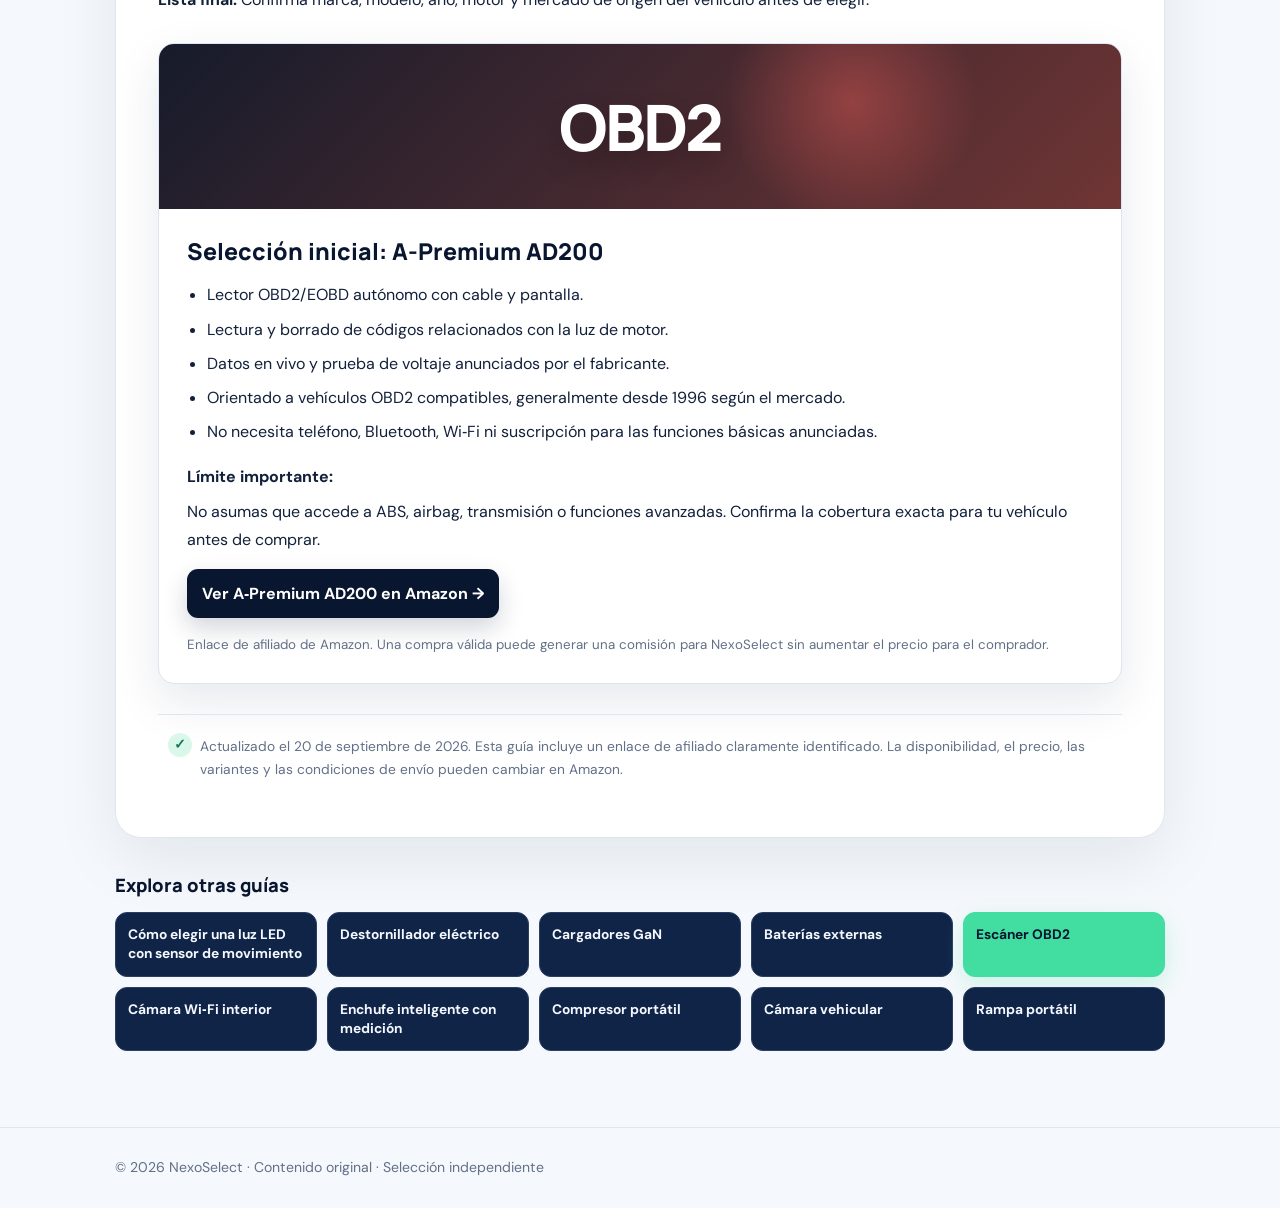
<file: guias/escaner-obd2.html>
<!doctype html>
<html lang="es"><head><meta charset="utf-8"><meta name="viewport" content="width=device-width,initial-scale=1">
<title>Escáner OBD2: qué puede diagnosticar y qué no — NexoSelect</title><meta name="description" content="Compatibilidad por vehículo, sistemas disponibles y límites de un lector de códigos."><link rel="stylesheet" href="style.css">
<link rel="icon" type="image/svg+xml" href="data:image/svg+xml,%3Csvg xmlns='http://www.w3.org/2000/svg' viewBox='0 0 64 64'%3E%3Crect width='64' height='64' rx='16' fill='%230b1736'/%3E%3Cpath d='M18 44V20h7l14 15V20h7v24h-7L25 29v15z' fill='%234ee1a0'/%3E%3C/svg%3E"><meta name="amazon-associate-tag" content="nexoselectglo-20"></head>
<body><header><div class="wrap nav"><a class="brand" href="../"><span class="mark">N</span>NEXOSELECT</a><a class="back" href="index.html">← Todas las guías</a></div></header><aside class="affiliate-disclosure wrap" aria-label="Divulgación de afiliación"><strong>Divulgación de afiliación:</strong> Como Afiliado de Amazon, obtengo ingresos por las compras adscritas que cumplen los requisitos aplicables. Los enlaces comerciales están identificados y no aumentan el precio para el comprador.</aside>
<section class="hero"><div class="wrap"><small>Movilidad · diagnóstico</small><h1>Escáner OBD2: qué puede diagnosticar y qué no</h1><p>Compatibilidad por vehículo, sistemas disponibles y límites de un lector de códigos.</p></div></section>
<main class="wrap"><article class="guide"><p class="lead">Un lector básico puede mostrar códigos del motor, pero no necesariamente accede a ABS, airbag, transmisión o funciones de servicio. Un código orienta; no identifica por sí solo una pieza defectuosa.</p>
<div class="grid"><div><h2>Qué comparar</h2><ul><li>Protocolos y años de vehículo compatibles.</li><li>Acceso a motor, ABS, airbag y transmisión.</li><li>Aplicación, idioma y posibles suscripciones.</li><li>Actualizaciones y base de datos de códigos.</li><li>Conexión Bluetooth, Wi-Fi o cable.</li></ul></div><aside class="check"><strong>Uso recomendado</strong>Para uso ocasional basta un lector de motor confiable. Un taller necesita cobertura multisistema, funciones especiales y actualizaciones claras.</aside></div>
<h2>Cómo decidir paso a paso</h2><p>Primero define la necesidad concreta y las condiciones reales de uso. Después verifica compatibilidad, límites técnicos y mantenimiento. Compara al menos dos alternativas con la misma información y considera el costo completo, incluidos accesorios, suscripciones o repuestos. Una oferta solo es conveniente cuando el producto resuelve el problema sin introducir riesgos o gastos ocultos.</p>
<div class="tiers"><div class="tier"><b>1. Necesidad</b><span>Describe dónde, para quién y con qué frecuencia se utilizará.</span></div><div class="tier"><b>2. Compatibilidad</b><span>Confirma medidas, energía, protocolos y límites relevantes.</span></div><div class="tier"><b>3. Evidencia</b><span>Prefiere fichas claras, soporte y opiniones consistentes.</span></div></div>
<p class="warning"><strong>Evita:</strong> No borres códigos antes de registrarlos ni cambies piezas basándote únicamente en una descripción genérica.</p><p><strong>Lista final:</strong> Confirma marca, modelo, año, motor y mercado de origen del vehículo antes de elegir.</p>
<section class="check selection-card" data-product="obd2" aria-label="Escáner OBD2 seleccionado en Amazon">
<strong>Selección inicial: A‑Premium AD200</strong>
<ul>
<li>Lector OBD2/EOBD autónomo con cable y pantalla.</li>
<li>Lectura y borrado de códigos relacionados con la luz de motor.</li>
<li>Datos en vivo y prueba de voltaje anunciados por el fabricante.</li>
<li>Orientado a vehículos OBD2 compatibles, generalmente desde 1996 según el mercado.</li>
<li>No necesita teléfono, Bluetooth, Wi‑Fi ni suscripción para las funciones básicas anunciadas.</li>
</ul>
<p><strong>Límite importante:</strong> No asumas que accede a ABS, airbag, transmisión o funciones avanzadas. Confirma la cobertura exacta para tu vehículo antes de comprar.</p>
<p><a class="back" href="https://link.amazon/B0ayppRj9" target="_blank" rel="sponsored nofollow noopener">Ver A‑Premium AD200 en Amazon →</a></p>
<small>Enlace de afiliado de Amazon. Una compra válida puede generar una comisión para NexoSelect sin aumentar el precio para el comprador.</small>
</section>
<p class="commercial">Actualizado el 20 de septiembre de 2026. Esta guía incluye un enlace de afiliado claramente identificado. La disponibilidad, el precio, las variantes y las condiciones de envío pueden cambiar en Amazon.</p></article>
<nav class="index related" aria-label="Otras guías"><a href="luces-sensor.html">Cómo elegir una luz LED con sensor de movimiento</a><a href="destornilladores.html">Destornillador eléctrico</a><a href="cargadores-gan.html">Cargadores GaN</a><a href="baterias-externas.html">Baterías externas</a><a href="escaner-obd2.html" aria-current="page">Escáner OBD2</a><a href="camaras-wifi.html">Cámara Wi‑Fi interior</a><a href="enchufes-inteligentes.html">Enchufe inteligente con medición</a><a href="compresores-portatiles.html">Compresor portátil</a><a href="camaras-vehiculares.html">Cámara vehicular</a><a href="rampas-portatiles.html">Rampa portátil</a></nav></main>
<footer><div class="wrap">© 2026 NexoSelect · Contenido original · Selección independiente</div></footer></body></html>
</file>
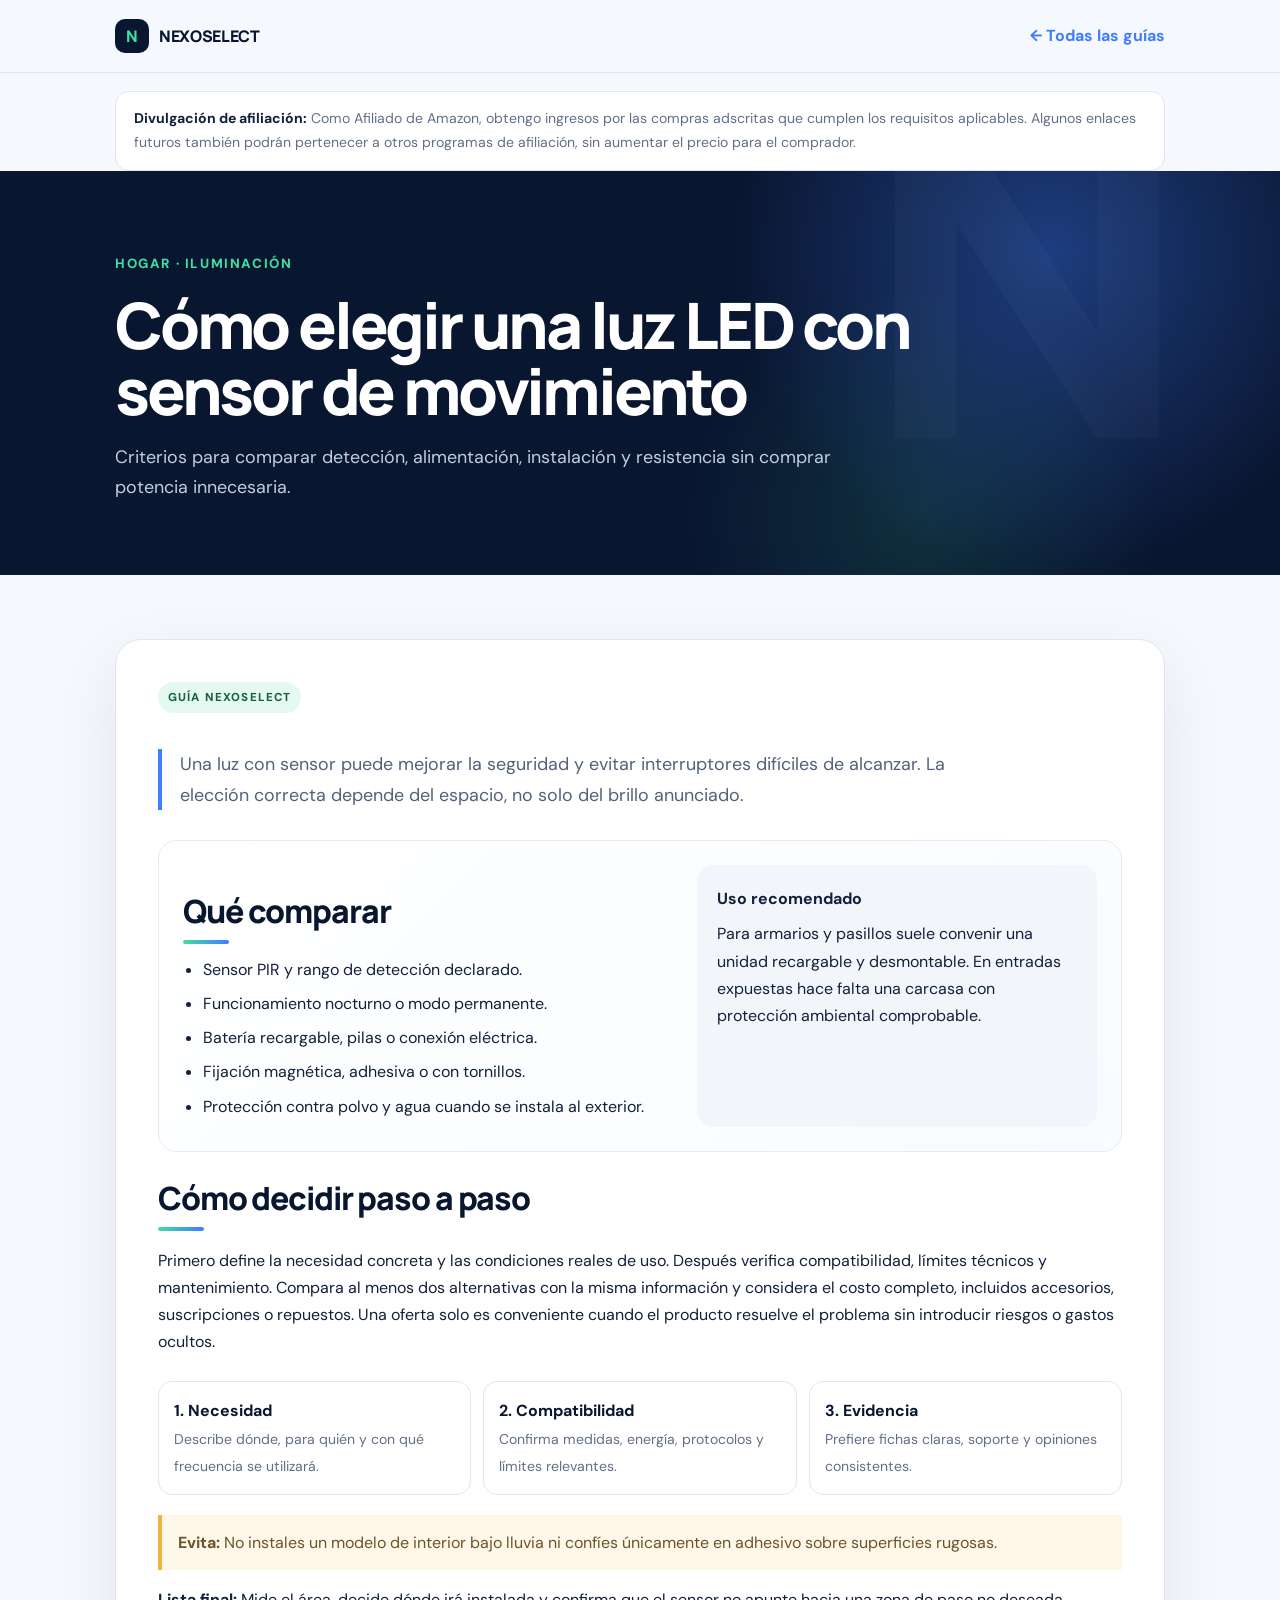
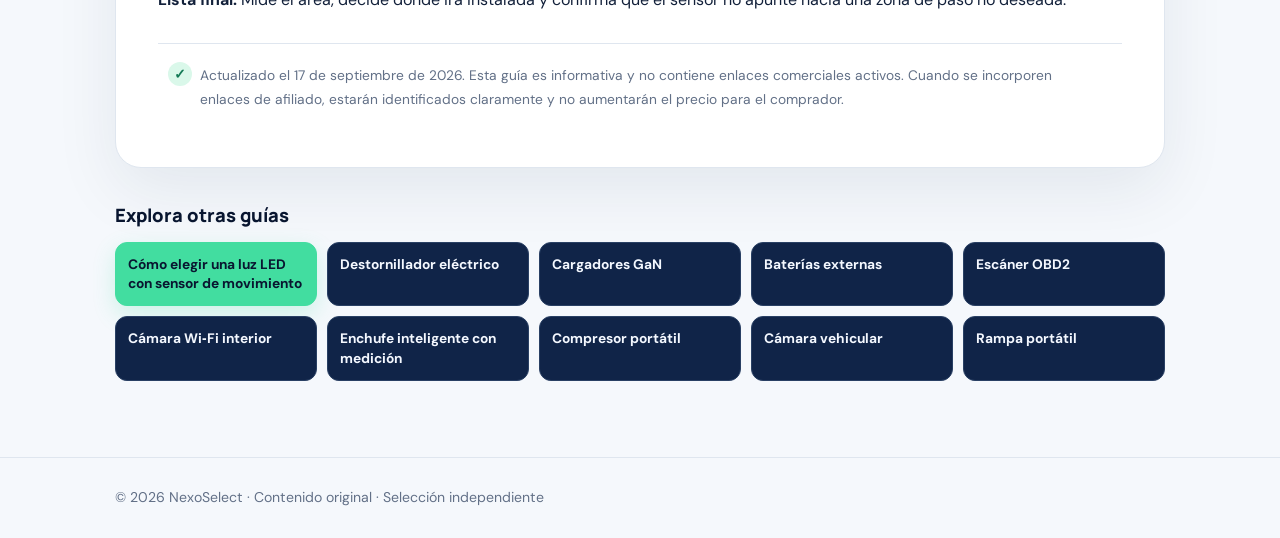
<file: guias/luces-sensor.html>
<!doctype html>
<html lang="es"><head><meta charset="utf-8"><meta name="viewport" content="width=device-width,initial-scale=1">
<title>Cómo elegir una luz LED con sensor de movimiento — NexoSelect</title><meta name="description" content="Criterios para comparar detección, alimentación, instalación y resistencia sin comprar potencia innecesaria."><link rel="stylesheet" href="style.css">
<link rel="icon" type="image/svg+xml" href="data:image/svg+xml,%3Csvg xmlns='http://www.w3.org/2000/svg' viewBox='0 0 64 64'%3E%3Crect width='64' height='64' rx='16' fill='%230b1736'/%3E%3Cpath d='M18 44V20h7l14 15V20h7v24h-7L25 29v15z' fill='%234ee1a0'/%3E%3C/svg%3E"><meta name="amazon-associate-tag" content="nexoselectglo-20"></head>
<body><header><div class="wrap nav"><a class="brand" href="../"><span class="mark">N</span>NEXOSELECT</a><a class="back" href="index.html">← Todas las guías</a></div></header><aside class="affiliate-disclosure wrap" aria-label="Divulgación de afiliación"><strong>Divulgación de afiliación:</strong> Como Afiliado de Amazon, obtengo ingresos por las compras adscritas que cumplen los requisitos aplicables. Algunos enlaces futuros también podrán pertenecer a otros programas de afiliación, sin aumentar el precio para el comprador.</aside>
<section class="hero"><div class="wrap"><small>Hogar · iluminación</small><h1>Cómo elegir una luz LED con sensor de movimiento</h1><p>Criterios para comparar detección, alimentación, instalación y resistencia sin comprar potencia innecesaria.</p></div></section>
<main class="wrap"><article class="guide"><p class="lead">Una luz con sensor puede mejorar la seguridad y evitar interruptores difíciles de alcanzar. La elección correcta depende del espacio, no solo del brillo anunciado.</p>
<div class="grid"><div><h2>Qué comparar</h2><ul><li>Sensor PIR y rango de detección declarado.</li><li>Funcionamiento nocturno o modo permanente.</li><li>Batería recargable, pilas o conexión eléctrica.</li><li>Fijación magnética, adhesiva o con tornillos.</li><li>Protección contra polvo y agua cuando se instala al exterior.</li></ul></div><aside class="check"><strong>Uso recomendado</strong>Para armarios y pasillos suele convenir una unidad recargable y desmontable. En entradas expuestas hace falta una carcasa con protección ambiental comprobable.</aside></div>
<h2>Cómo decidir paso a paso</h2><p>Primero define la necesidad concreta y las condiciones reales de uso. Después verifica compatibilidad, límites técnicos y mantenimiento. Compara al menos dos alternativas con la misma información y considera el costo completo, incluidos accesorios, suscripciones o repuestos. Una oferta solo es conveniente cuando el producto resuelve el problema sin introducir riesgos o gastos ocultos.</p>
<div class="tiers"><div class="tier"><b>1. Necesidad</b><span>Describe dónde, para quién y con qué frecuencia se utilizará.</span></div><div class="tier"><b>2. Compatibilidad</b><span>Confirma medidas, energía, protocolos y límites relevantes.</span></div><div class="tier"><b>3. Evidencia</b><span>Prefiere fichas claras, soporte y opiniones consistentes.</span></div></div>
<p class="warning"><strong>Evita:</strong> No instales un modelo de interior bajo lluvia ni confíes únicamente en adhesivo sobre superficies rugosas.</p><p><strong>Lista final:</strong> Mide el área, decide dónde irá instalada y confirma que el sensor no apunte hacia una zona de paso no deseada.</p>
<p class="commercial">Actualizado el 17 de septiembre de 2026. Esta guía es informativa y no contiene enlaces comerciales activos. Cuando se incorporen enlaces de afiliado, estarán identificados claramente y no aumentarán el precio para el comprador.</p></article>
<nav class="index related" aria-label="Otras guías"><a href="luces-sensor.html" aria-current="page">Cómo elegir una luz LED con sensor de movimiento</a><a href="destornilladores.html">Destornillador eléctrico</a><a href="cargadores-gan.html">Cargadores GaN</a><a href="baterias-externas.html">Baterías externas</a><a href="escaner-obd2.html">Escáner OBD2</a><a href="camaras-wifi.html">Cámara Wi‑Fi interior</a><a href="enchufes-inteligentes.html">Enchufe inteligente con medición</a><a href="compresores-portatiles.html">Compresor portátil</a><a href="camaras-vehiculares.html">Cámara vehicular</a><a href="rampas-portatiles.html">Rampa portátil</a></nav></main>
<footer><div class="wrap">© 2026 NexoSelect · Contenido original · Selección independiente</div></footer></body></html>
</file>
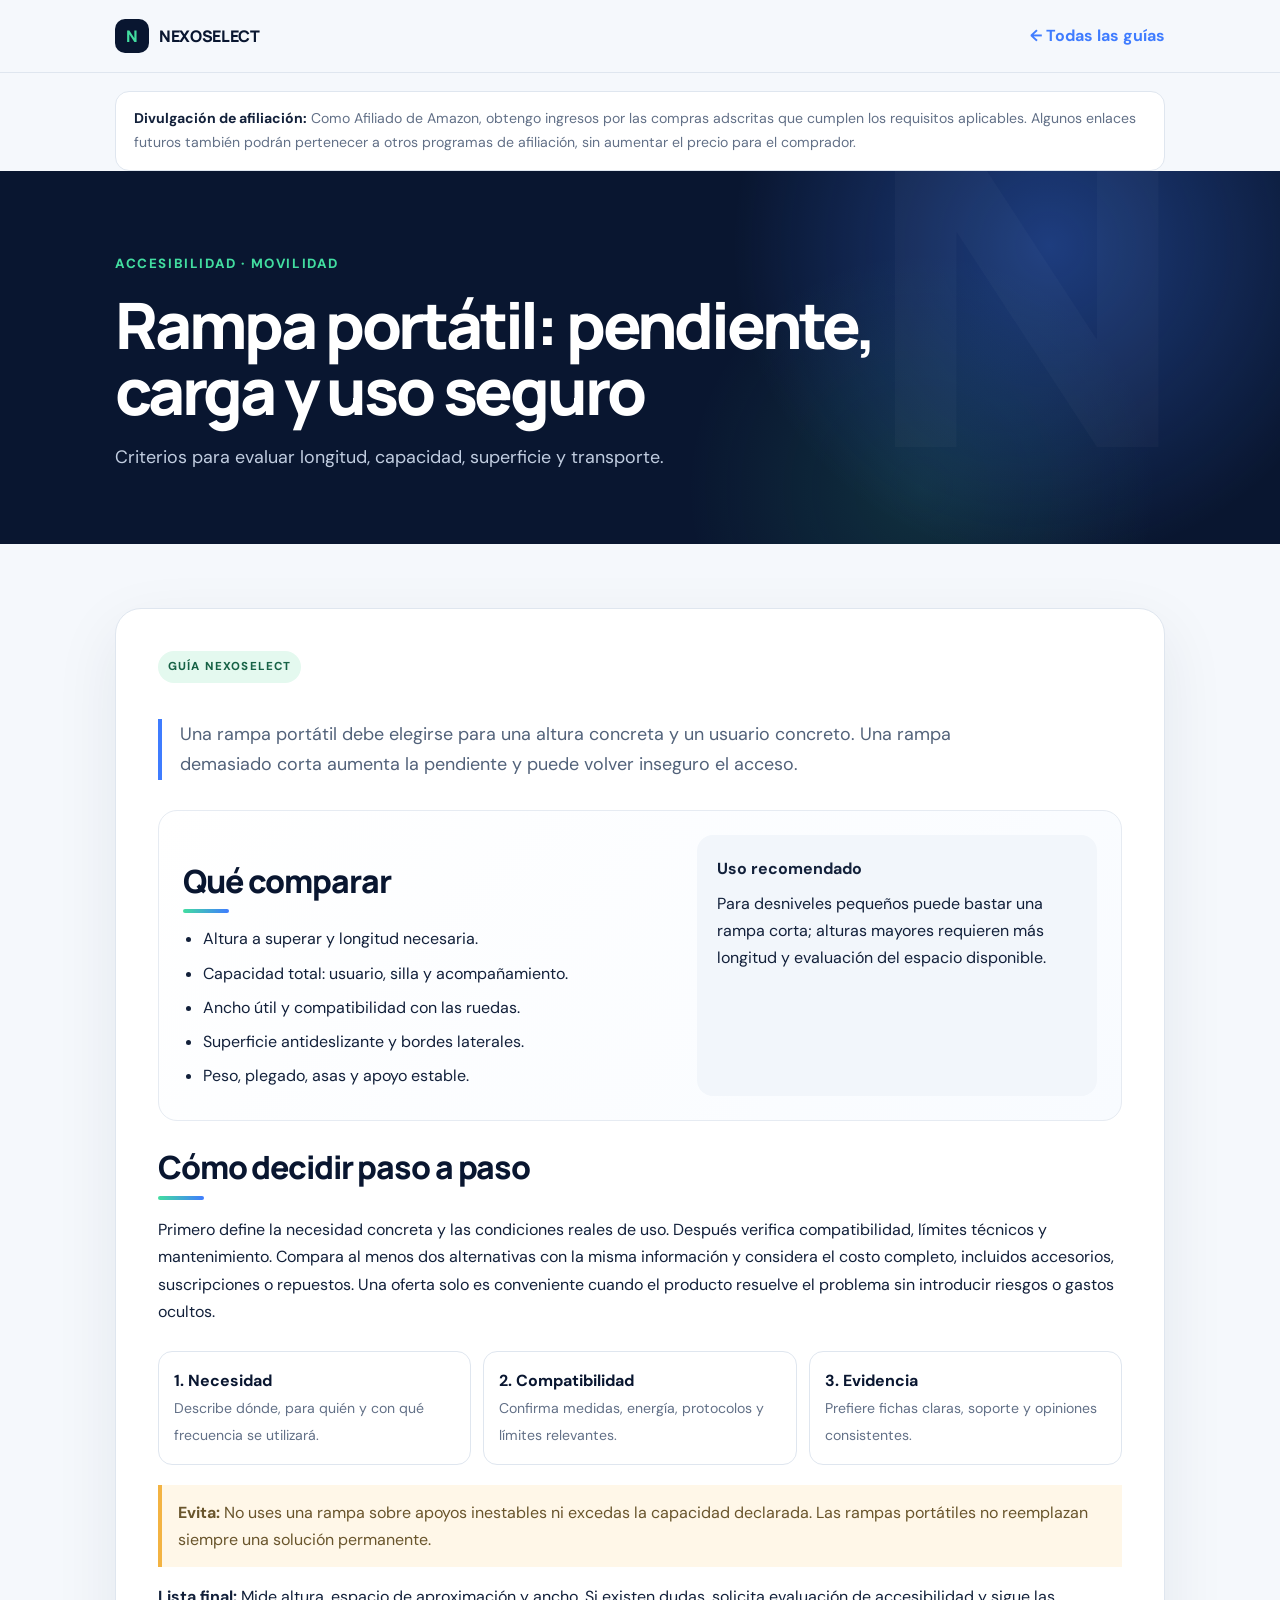
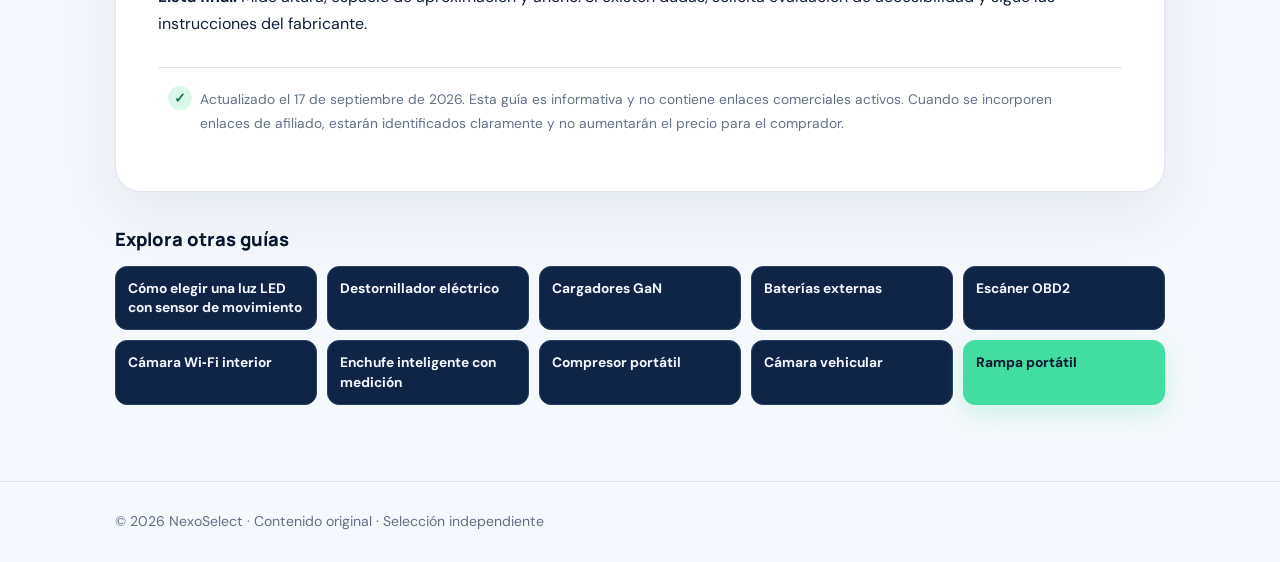
<file: guias/rampas-portatiles.html>
<!doctype html>
<html lang="es"><head><meta charset="utf-8"><meta name="viewport" content="width=device-width,initial-scale=1">
<title>Rampa portátil: pendiente, carga y uso seguro — NexoSelect</title><meta name="description" content="Criterios para evaluar longitud, capacidad, superficie y transporte."><link rel="stylesheet" href="style.css">
<link rel="icon" type="image/svg+xml" href="data:image/svg+xml,%3Csvg xmlns='http://www.w3.org/2000/svg' viewBox='0 0 64 64'%3E%3Crect width='64' height='64' rx='16' fill='%230b1736'/%3E%3Cpath d='M18 44V20h7l14 15V20h7v24h-7L25 29v15z' fill='%234ee1a0'/%3E%3C/svg%3E"><meta name="amazon-associate-tag" content="nexoselectglo-20"></head>
<body><header><div class="wrap nav"><a class="brand" href="../"><span class="mark">N</span>NEXOSELECT</a><a class="back" href="index.html">← Todas las guías</a></div></header><aside class="affiliate-disclosure wrap" aria-label="Divulgación de afiliación"><strong>Divulgación de afiliación:</strong> Como Afiliado de Amazon, obtengo ingresos por las compras adscritas que cumplen los requisitos aplicables. Algunos enlaces futuros también podrán pertenecer a otros programas de afiliación, sin aumentar el precio para el comprador.</aside>
<section class="hero"><div class="wrap"><small>Accesibilidad · movilidad</small><h1>Rampa portátil: pendiente, carga y uso seguro</h1><p>Criterios para evaluar longitud, capacidad, superficie y transporte.</p></div></section>
<main class="wrap"><article class="guide"><p class="lead">Una rampa portátil debe elegirse para una altura concreta y un usuario concreto. Una rampa demasiado corta aumenta la pendiente y puede volver inseguro el acceso.</p>
<div class="grid"><div><h2>Qué comparar</h2><ul><li>Altura a superar y longitud necesaria.</li><li>Capacidad total: usuario, silla y acompañamiento.</li><li>Ancho útil y compatibilidad con las ruedas.</li><li>Superficie antideslizante y bordes laterales.</li><li>Peso, plegado, asas y apoyo estable.</li></ul></div><aside class="check"><strong>Uso recomendado</strong>Para desniveles pequeños puede bastar una rampa corta; alturas mayores requieren más longitud y evaluación del espacio disponible.</aside></div>
<h2>Cómo decidir paso a paso</h2><p>Primero define la necesidad concreta y las condiciones reales de uso. Después verifica compatibilidad, límites técnicos y mantenimiento. Compara al menos dos alternativas con la misma información y considera el costo completo, incluidos accesorios, suscripciones o repuestos. Una oferta solo es conveniente cuando el producto resuelve el problema sin introducir riesgos o gastos ocultos.</p>
<div class="tiers"><div class="tier"><b>1. Necesidad</b><span>Describe dónde, para quién y con qué frecuencia se utilizará.</span></div><div class="tier"><b>2. Compatibilidad</b><span>Confirma medidas, energía, protocolos y límites relevantes.</span></div><div class="tier"><b>3. Evidencia</b><span>Prefiere fichas claras, soporte y opiniones consistentes.</span></div></div>
<p class="warning"><strong>Evita:</strong> No uses una rampa sobre apoyos inestables ni excedas la capacidad declarada. Las rampas portátiles no reemplazan siempre una solución permanente.</p><p><strong>Lista final:</strong> Mide altura, espacio de aproximación y ancho. Si existen dudas, solicita evaluación de accesibilidad y sigue las instrucciones del fabricante.</p>
<p class="commercial">Actualizado el 17 de septiembre de 2026. Esta guía es informativa y no contiene enlaces comerciales activos. Cuando se incorporen enlaces de afiliado, estarán identificados claramente y no aumentarán el precio para el comprador.</p></article>
<nav class="index related" aria-label="Otras guías"><a href="luces-sensor.html">Cómo elegir una luz LED con sensor de movimiento</a><a href="destornilladores.html">Destornillador eléctrico</a><a href="cargadores-gan.html">Cargadores GaN</a><a href="baterias-externas.html">Baterías externas</a><a href="escaner-obd2.html">Escáner OBD2</a><a href="camaras-wifi.html">Cámara Wi‑Fi interior</a><a href="enchufes-inteligentes.html">Enchufe inteligente con medición</a><a href="compresores-portatiles.html">Compresor portátil</a><a href="camaras-vehiculares.html">Cámara vehicular</a><a href="rampas-portatiles.html" aria-current="page">Rampa portátil</a></nav></main>
<footer><div class="wrap">© 2026 NexoSelect · Contenido original · Selección independiente</div></footer></body></html>
</file>
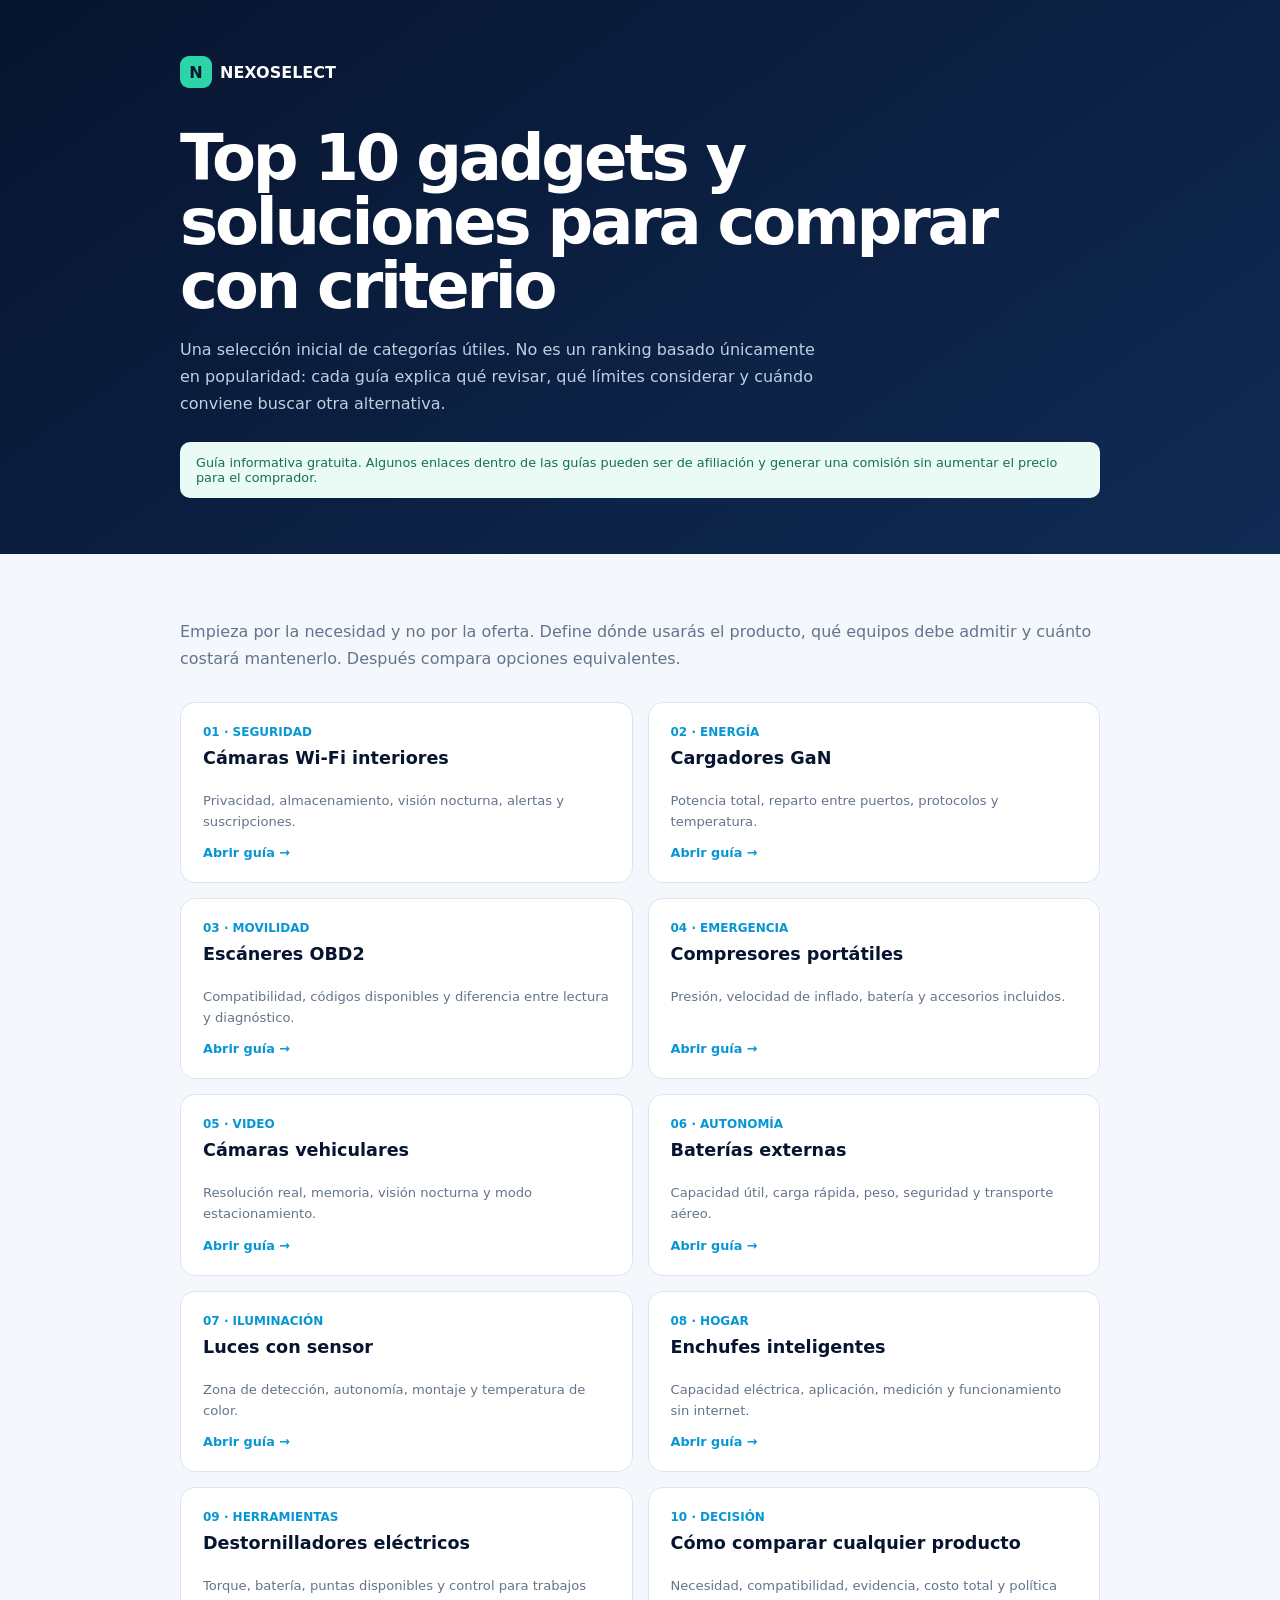
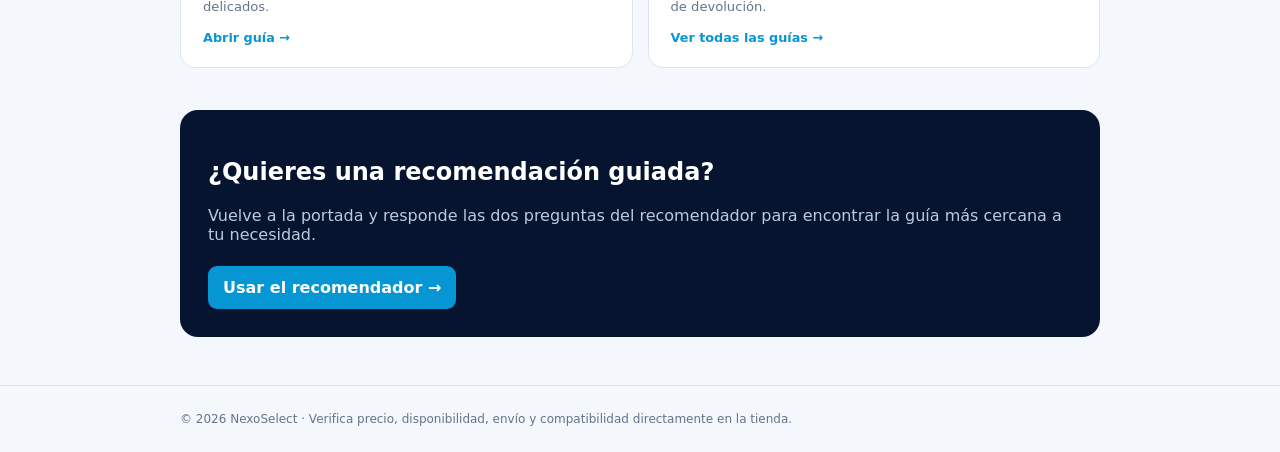
<file: guias/top-10-rentables.html>
<!doctype html><html lang="es"><head><meta charset="utf-8"><meta name="viewport" content="width=device-width,initial-scale=1"><title>Top 10 gadgets y soluciones | NexoSelect</title><meta name="description" content="Diez categorías y criterios prácticos para comparar productos antes de comprar."><style>:root{--navy:#07142f;--blue:#0796d4;--mint:#2dd4a7;--paper:#f4f7fb;--muted:#64748b;--line:#dce5ef}*{box-sizing:border-box}body{margin:0;font-family:Inter,system-ui,sans-serif;background:var(--paper);color:var(--navy)}a{text-decoration:none;color:inherit}.wrap{width:min(920px,calc(100% - 32px));margin:auto}header{background:linear-gradient(145deg,#07142f,#102b54);color:white;padding:56px 0}.brand{font-weight:900}.mark{display:inline-grid;place-items:center;width:32px;height:32px;border-radius:9px;background:var(--mint);color:var(--navy);margin-right:8px}h1{font-size:clamp(2.2rem,6vw,4rem);line-height:1;margin:38px 0 18px;letter-spacing:-.05em}header p{max-width:650px;color:#bfd0e4;line-height:1.7}.notice{background:#e9fbf4;color:#176e58;padding:13px 16px;border-radius:10px;font-size:.8rem;margin-top:24px}main{padding:48px 0}.intro{color:var(--muted);line-height:1.7}.grid{display:grid;grid-template-columns:repeat(2,1fr);gap:15px;margin-top:30px}.card{background:#fff;border:1px solid var(--line);border-radius:15px;padding:22px;display:flex;flex-direction:column}.num{color:var(--blue);font-weight:900;font-size:.75rem}.card h2{font-size:1.1rem;margin:9px 0}.card p{color:var(--muted);font-size:.82rem;line-height:1.6}.card a{margin-top:auto;color:var(--blue);font-size:.8rem;font-weight:800}.cta{margin:42px 0 0;background:var(--navy);color:#fff;border-radius:18px;padding:28px}.cta p{color:#bdcade}.btn{display:inline-block;background:var(--blue);padding:12px 15px;border-radius:9px;font-weight:800;margin-top:6px}footer{padding:26px 0;border-top:1px solid var(--line);font-size:.75rem;color:var(--muted)}@media(max-width:640px){.grid{grid-template-columns:1fr}}</style></head><body><header><div class="wrap"><a class="brand" href="../"><span class="mark">N</span>NEXOSELECT</a><h1>Top 10 gadgets y soluciones para comprar con criterio</h1><p>Una selección inicial de categorías útiles. No es un ranking basado únicamente en popularidad: cada guía explica qué revisar, qué límites considerar y cuándo conviene buscar otra alternativa.</p><div class="notice">Guía informativa gratuita. Algunos enlaces dentro de las guías pueden ser de afiliación y generar una comisión sin aumentar el precio para el comprador.</div></div></header><main><div class="wrap"><p class="intro">Empieza por la necesidad y no por la oferta. Define dónde usarás el producto, qué equipos debe admitir y cuánto costará mantenerlo. Después compara opciones equivalentes.</p><div class="grid">
<article class="card"><span class="num">01 · SEGURIDAD</span><h2>Cámaras Wi‑Fi interiores</h2><p>Privacidad, almacenamiento, visión nocturna, alertas y suscripciones.</p><a href="camaras-wifi.html">Abrir guía →</a></article>
<article class="card"><span class="num">02 · ENERGÍA</span><h2>Cargadores GaN</h2><p>Potencia total, reparto entre puertos, protocolos y temperatura.</p><a href="cargadores-gan.html">Abrir guía →</a></article>
<article class="card"><span class="num">03 · MOVILIDAD</span><h2>Escáneres OBD2</h2><p>Compatibilidad, códigos disponibles y diferencia entre lectura y diagnóstico.</p><a href="escaner-obd2.html">Abrir guía →</a></article>
<article class="card"><span class="num">04 · EMERGENCIA</span><h2>Compresores portátiles</h2><p>Presión, velocidad de inflado, batería y accesorios incluidos.</p><a href="compresores-portatiles.html">Abrir guía →</a></article>
<article class="card"><span class="num">05 · VIDEO</span><h2>Cámaras vehiculares</h2><p>Resolución real, memoria, visión nocturna y modo estacionamiento.</p><a href="camaras-vehiculares.html">Abrir guía →</a></article>
<article class="card"><span class="num">06 · AUTONOMÍA</span><h2>Baterías externas</h2><p>Capacidad útil, carga rápida, peso, seguridad y transporte aéreo.</p><a href="baterias-externas.html">Abrir guía →</a></article>
<article class="card"><span class="num">07 · ILUMINACIÓN</span><h2>Luces con sensor</h2><p>Zona de detección, autonomía, montaje y temperatura de color.</p><a href="luces-sensor.html">Abrir guía →</a></article>
<article class="card"><span class="num">08 · HOGAR</span><h2>Enchufes inteligentes</h2><p>Capacidad eléctrica, aplicación, medición y funcionamiento sin internet.</p><a href="enchufes-inteligentes.html">Abrir guía →</a></article>
<article class="card"><span class="num">09 · HERRAMIENTAS</span><h2>Destornilladores eléctricos</h2><p>Torque, batería, puntas disponibles y control para trabajos delicados.</p><a href="destornilladores.html">Abrir guía →</a></article>
<article class="card"><span class="num">10 · DECISIÓN</span><h2>Cómo comparar cualquier producto</h2><p>Necesidad, compatibilidad, evidencia, costo total y política de devolución.</p><a href="index.html">Ver todas las guías →</a></article>
</div><div class="cta"><h2>¿Quieres una recomendación guiada?</h2><p>Vuelve a la portada y responde las dos preguntas del recomendador para encontrar la guía más cercana a tu necesidad.</p><a class="btn" href="../#recomendador">Usar el recomendador →</a></div></div></main><footer><div class="wrap">© 2026 NexoSelect · Verifica precio, disponibilidad, envío y compatibilidad directamente en la tienda.</div></footer></body></html>
</file>
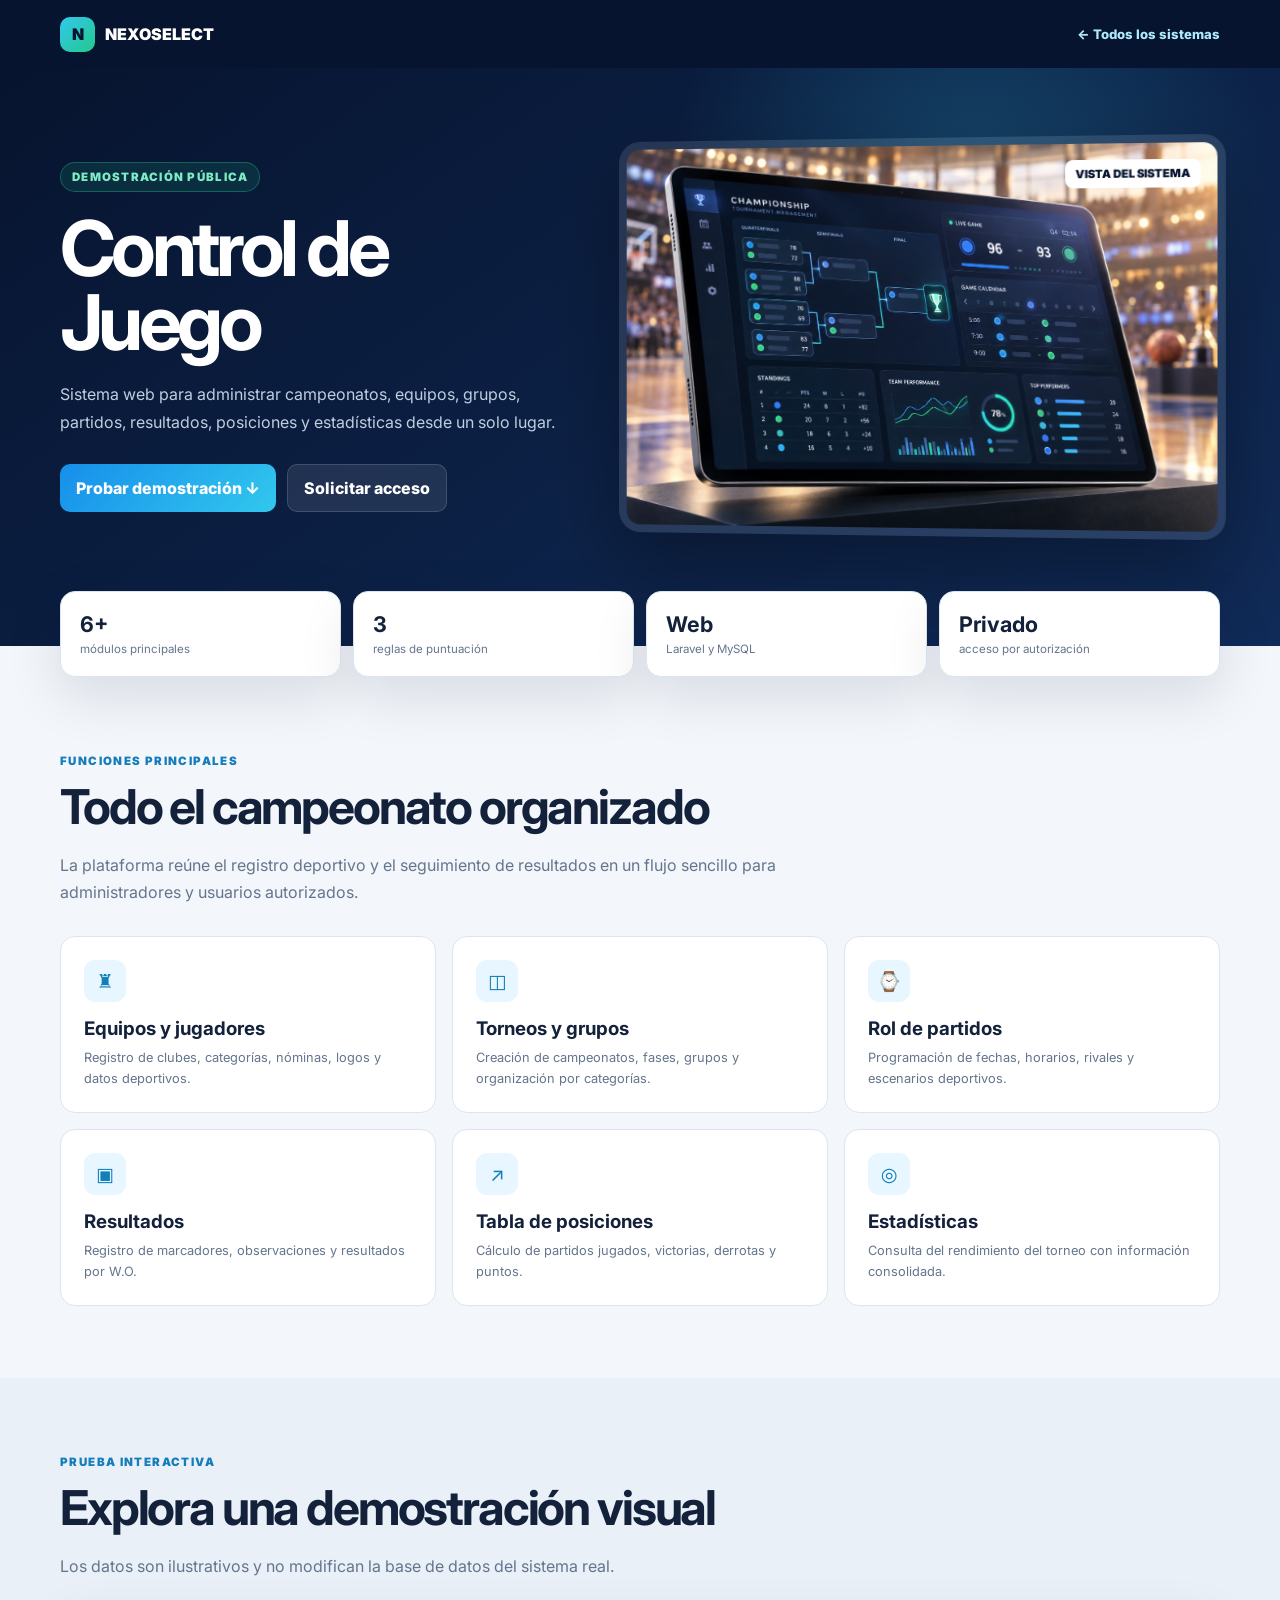
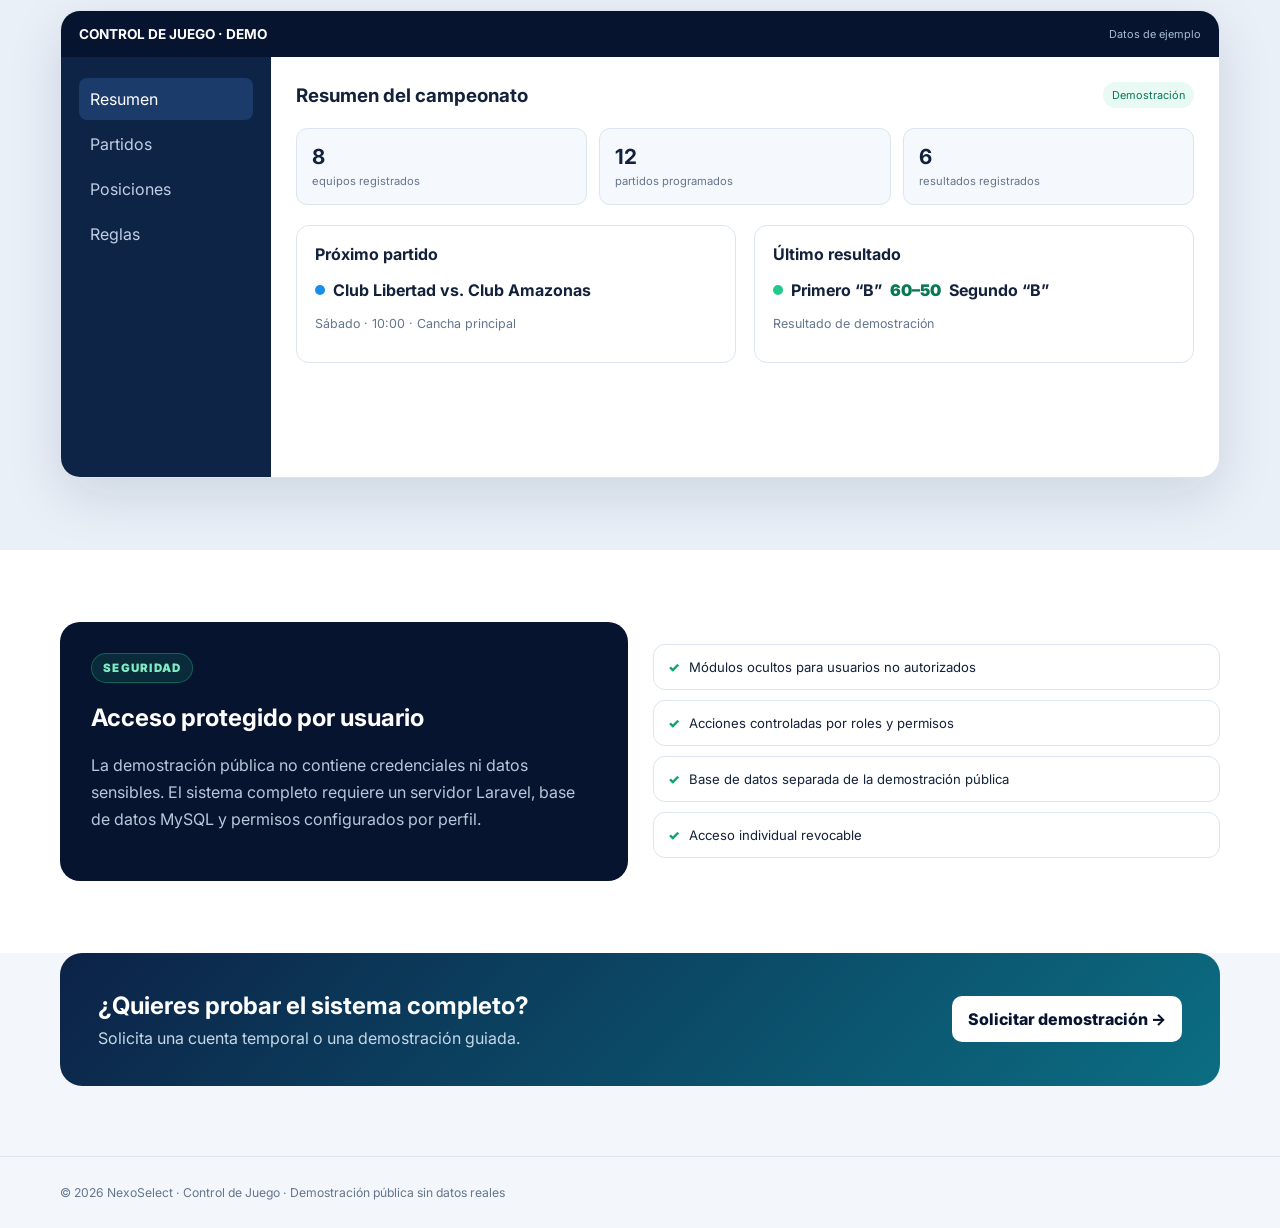
<file: sistemas/control-juego.html>
<!doctype html>
<html lang="es">
<head>
<meta charset="utf-8"><meta name="viewport" content="width=device-width,initial-scale=1">
<title>Control de Juego — Demostración | NexoSelect</title>
<meta name="description" content="Demostración pública del sistema de control de campeonatos, equipos, partidos, resultados y posiciones.">
<link rel="preconnect" href="https://fonts.googleapis.com"><link rel="preconnect" href="https://fonts.gstatic.com" crossorigin><link href="https://fonts.googleapis.com/css2?family=Inter:wght@400;500;600;700;800;900&display=swap" rel="stylesheet">
<style>
:root{--navy:#07142f;--navy2:#10264b;--blue:#168eea;--cyan:#32c8ee;--green:#22c98c;--paper:#f3f7fb;--white:#fff;--ink:#13213a;--muted:#65758d;--line:#dce5ef;--shadow:0 18px 55px rgba(7,20,47,.12)}*{box-sizing:border-box}html{scroll-behavior:smooth}body{margin:0;background:var(--paper);color:var(--ink);font-family:Inter,system-ui,sans-serif}.wrap{width:min(1160px,calc(100% - 34px));margin:auto}a{text-decoration:none;color:inherit}button{font:inherit}.top{background:var(--navy);color:#fff}.nav{min-height:68px;display:flex;align-items:center;justify-content:space-between;gap:20px}.brand{display:flex;align-items:center;gap:10px;font-weight:900}.mark{display:grid;place-items:center;width:35px;height:35px;border-radius:10px;background:linear-gradient(135deg,var(--cyan),var(--green));color:var(--navy)}.back{color:#aeeafb;font-size:.82rem;font-weight:800}.hero{color:#fff;padding:70px 0 110px;background:radial-gradient(circle at 76% 20%,rgba(50,200,238,.22),transparent 28%),linear-gradient(145deg,#07142f,#102b58);overflow:hidden}.hero-grid{display:grid;grid-template-columns:.9fr 1.1fr;align-items:center;gap:55px}.badge{display:inline-flex;padding:7px 11px;border-radius:999px;background:rgba(34,201,140,.13);border:1px solid rgba(34,201,140,.35);color:#7decc4;font-size:.72rem;text-transform:uppercase;letter-spacing:.11em;font-weight:900}.hero h1{font-size:clamp(2.6rem,6vw,5rem);line-height:.96;letter-spacing:-.06em;margin:20px 0}.hero p{color:#bfcee0;line-height:1.75}.hero-actions{display:flex;gap:11px;flex-wrap:wrap;margin-top:28px}.btn{display:inline-flex;align-items:center;justify-content:center;border:0;border-radius:10px;padding:13px 16px;font-weight:800;cursor:pointer}.primary{background:linear-gradient(135deg,var(--blue),var(--cyan));color:#fff}.secondary{background:rgba(255,255,255,.09);border:1px solid rgba(255,255,255,.14);color:#fff}.hero-shot{position:relative;border:8px solid rgba(255,255,255,.11);border-radius:22px;box-shadow:0 32px 80px rgba(0,0,0,.35);overflow:hidden;transform:perspective(1000px) rotateY(-4deg)}.hero-shot img{display:block;width:100%;aspect-ratio:1.55;object-fit:cover}.demo-tag{position:absolute;top:16px;right:16px;background:#fff;color:var(--navy);border-radius:8px;padding:7px 10px;font-size:.7rem;font-weight:900}.facts{display:grid;grid-template-columns:repeat(4,1fr);gap:12px;margin-top:-55px;position:relative}.fact{background:#fff;border:1px solid var(--line);border-radius:15px;padding:19px;box-shadow:var(--shadow)}.fact strong{display:block;font-size:1.35rem}.fact span{color:var(--muted);font-size:.72rem}.section{padding:72px 0}.head{max-width:760px;margin-bottom:30px}.eyebrow{font-size:.72rem;text-transform:uppercase;letter-spacing:.12em;color:#167dbb;font-weight:900}.head h2{font-size:clamp(2rem,4vw,3rem);letter-spacing:-.045em;margin:8px 0}.head p{color:var(--muted);line-height:1.7}.modules{display:grid;grid-template-columns:repeat(3,1fr);gap:16px}.module{background:#fff;border:1px solid var(--line);border-radius:15px;padding:23px}.module i{display:grid;place-items:center;width:42px;height:42px;border-radius:11px;background:#e8f6ff;color:#117fb9;font-style:normal;font-size:1.2rem}.module h3{margin:15px 0 8px}.module p{color:var(--muted);font-size:.8rem;line-height:1.6;margin:0}.interactive{background:#e9f0f8}.demo-shell{background:#fff;border:1px solid var(--line);border-radius:20px;box-shadow:var(--shadow);overflow:hidden}.demo-bar{display:flex;align-items:center;justify-content:space-between;background:var(--navy);color:#fff;padding:15px 18px}.demo-bar strong{font-size:.85rem}.demo-bar span{font-size:.68rem;color:#a9bdd5}.demo-layout{display:grid;grid-template-columns:210px 1fr}.sidebar{background:#0e2447;color:#bfd0e5;padding:18px}.sidebar button{display:block;width:100%;text-align:left;border:0;background:none;color:inherit;padding:11px;border-radius:8px;cursor:pointer;margin:3px 0}.sidebar button.active,.sidebar button:hover{background:#1b3b6a;color:#fff}.screen{padding:25px;min-height:420px}.panel{display:none}.panel.active{display:block}.screen-head{display:flex;justify-content:space-between;align-items:center;gap:15px;margin-bottom:20px}.screen-head h3{margin:0}.sample{font-size:.68rem;color:#087853;background:#e8faf3;padding:6px 9px;border-radius:999px}.cards{display:grid;grid-template-columns:repeat(3,1fr);gap:12px;margin-bottom:20px}.metric{background:#f5f8fc;border:1px solid var(--line);border-radius:11px;padding:15px}.metric strong{display:block;font-size:1.3rem}.metric span{color:var(--muted);font-size:.7rem}table{width:100%;border-collapse:collapse;font-size:.78rem}th,td{text-align:left;padding:12px 10px;border-bottom:1px solid var(--line)}th{color:#65758d;font-size:.67rem;text-transform:uppercase}.team{display:flex;align-items:center;gap:8px;font-weight:700}.team-dot{width:10px;height:10px;border-radius:50%;background:var(--blue)}.result{font-weight:900;color:#087853}.notice{border-left:4px solid #efad2f;background:#fff7e6;padding:14px 16px;color:#73541c;font-size:.78rem;line-height:1.55;margin-top:20px}.stack{display:grid;grid-template-columns:1fr 1fr;gap:18px}.stack-card{border:1px solid var(--line);border-radius:13px;padding:18px}.stack-card h4{margin:0 0 12px}.list{margin:0;padding-left:20px;color:var(--muted);font-size:.8rem;line-height:1.9}.security{background:#fff}.security-grid{display:grid;grid-template-columns:1fr 1fr;gap:25px;align-items:center}.security-box{background:var(--navy);color:#fff;border-radius:20px;padding:31px}.security-box p{color:#b8c8dc;line-height:1.7}.checks{display:grid;gap:10px}.check{border:1px solid var(--line);border-radius:12px;padding:14px;background:#fff;font-size:.82rem}.check:before{content:"✓";color:#0ba675;font-weight:900;margin-right:9px}.cta{background:linear-gradient(135deg,#0c2247,#0b6e83);color:#fff;border-radius:22px;padding:38px;display:flex;justify-content:space-between;align-items:center;gap:30px}.cta h2{margin:0 0 8px}.cta p{margin:0;color:#c6d7e6}.cta .btn{background:#fff;color:var(--navy);white-space:nowrap}footer{border-top:1px solid var(--line);padding:28px 0;color:var(--muted);font-size:.76rem;margin-top:70px}@media(max-width:850px){.hero-grid,.security-grid{grid-template-columns:1fr}.hero-shot{transform:none}.facts{grid-template-columns:repeat(2,1fr)}.modules{grid-template-columns:repeat(2,1fr)}.demo-layout{grid-template-columns:1fr}.sidebar{display:flex;overflow:auto;gap:5px}.sidebar button{white-space:nowrap;width:auto}.stack{grid-template-columns:1fr}.cta{align-items:flex-start;flex-direction:column}}@media(max-width:540px){.modules,.facts,.cards{grid-template-columns:1fr}.hero{padding:50px 0 90px}.section{padding:55px 0}.screen{padding:16px;overflow:auto}.demo-shell{border-radius:14px}table{min-width:560px}.cta{padding:25px}}
</style></head>
<body>
<header class="top"><nav class="nav wrap"><a class="brand" href="../"><span class="mark">N</span>NEXOSELECT</a><a class="back" href="./">← Todos los sistemas</a></nav></header>
<main><section class="hero"><div class="wrap hero-grid"><div><span class="badge">Demostración pública</span><h1>Control de Juego</h1><p>Sistema web para administrar campeonatos, equipos, grupos, partidos, resultados, posiciones y estadísticas desde un solo lugar.</p><div class="hero-actions"><a class="btn primary" href="#demostracion">Probar demostración ↓</a><a class="btn secondary" href="mailto:nexoselect.global@gmail.com?subject=Solicitud%20de%20acceso%20-%20Control%20de%20Juego">Solicitar acceso</a></div></div><div class="hero-shot"><img src="SISTEMAS_1.png" alt="Panel del sistema Control de Juego"><span class="demo-tag">VISTA DEL SISTEMA</span></div></div></section>
<div class="facts wrap"><div class="fact"><strong>6+</strong><span>módulos principales</span></div><div class="fact"><strong>3</strong><span>reglas de puntuación</span></div><div class="fact"><strong>Web</strong><span>Laravel y MySQL</span></div><div class="fact"><strong>Privado</strong><span>acceso por autorización</span></div></div>
<section class="section"><div class="wrap"><div class="head"><span class="eyebrow">Funciones principales</span><h2>Todo el campeonato organizado</h2><p>La plataforma reúne el registro deportivo y el seguimiento de resultados en un flujo sencillo para administradores y usuarios autorizados.</p></div><div class="modules"><article class="module"><i>♜</i><h3>Equipos y jugadores</h3><p>Registro de clubes, categorías, nóminas, logos y datos deportivos.</p></article><article class="module"><i>◫</i><h3>Torneos y grupos</h3><p>Creación de campeonatos, fases, grupos y organización por categorías.</p></article><article class="module"><i>⌚</i><h3>Rol de partidos</h3><p>Programación de fechas, horarios, rivales y escenarios deportivos.</p></article><article class="module"><i>▣</i><h3>Resultados</h3><p>Registro de marcadores, observaciones y resultados por W.O.</p></article><article class="module"><i>↗</i><h3>Tabla de posiciones</h3><p>Cálculo de partidos jugados, victorias, derrotas y puntos.</p></article><article class="module"><i>◎</i><h3>Estadísticas</h3><p>Consulta del rendimiento del torneo con información consolidada.</p></article></div></div></section>
<section class="section interactive" id="demostracion"><div class="wrap"><div class="head"><span class="eyebrow">Prueba interactiva</span><h2>Explora una demostración visual</h2><p>Los datos son ilustrativos y no modifican la base de datos del sistema real.</p></div><div class="demo-shell"><div class="demo-bar"><strong>CONTROL DE JUEGO · DEMO</strong><span>Datos de ejemplo</span></div><div class="demo-layout"><nav class="sidebar" aria-label="Módulos de demostración"><button class="active" data-panel="resumen">Resumen</button><button data-panel="partidos">Partidos</button><button data-panel="posiciones">Posiciones</button><button data-panel="reglas">Reglas</button></nav><div class="screen">
<section class="panel active" id="resumen"><div class="screen-head"><h3>Resumen del campeonato</h3><span class="sample">Demostración</span></div><div class="cards"><div class="metric"><strong>8</strong><span>equipos registrados</span></div><div class="metric"><strong>12</strong><span>partidos programados</span></div><div class="metric"><strong>6</strong><span>resultados registrados</span></div></div><div class="stack"><div class="stack-card"><h4>Próximo partido</h4><p class="team"><span class="team-dot"></span>Club Libertad vs. Club Amazonas</p><p style="color:var(--muted);font-size:.78rem">Sábado · 10:00 · Cancha principal</p></div><div class="stack-card"><h4>Último resultado</h4><p class="team"><span class="team-dot" style="background:var(--green)"></span>Primero “B” <span class="result">60–50</span> Segundo “B”</p><p style="color:var(--muted);font-size:.78rem">Resultado de demostración</p></div></div></section>
<section class="panel" id="partidos"><div class="screen-head"><h3>Rol de partidos</h3><span class="sample">Fecha 1</span></div><table><thead><tr><th>Hora</th><th>Local</th><th>Visitante</th><th>Estado</th></tr></thead><tbody><tr><td>09:00</td><td>Club Libertad</td><td>Club Amazonas</td><td class="result">Programado</td></tr><tr><td>10:30</td><td>Club CJAD</td><td>Club Me Incluyo</td><td class="result">Programado</td></tr><tr><td>12:00</td><td>Primero “B”</td><td>Segundo “B”</td><td>Finalizado 60–50</td></tr></tbody></table><div class="notice">En el sistema operativo, únicamente los usuarios con permiso pueden crear fechas o registrar resultados.</div></section>
<section class="panel" id="posiciones"><div class="screen-head"><h3>Tabla de posiciones</h3><span class="sample">Grupo A</span></div><table><thead><tr><th>#</th><th>Equipo</th><th>PJ</th><th>PG</th><th>PP</th><th>PTS</th></tr></thead><tbody><tr><td>1</td><td class="team"><span class="team-dot"></span>Club Libertad</td><td>3</td><td>3</td><td>0</td><td class="result">6</td></tr><tr><td>2</td><td class="team"><span class="team-dot" style="background:#7b61ff"></span>Club Amazonas</td><td>3</td><td>2</td><td>1</td><td class="result">5</td></tr><tr><td>3</td><td class="team"><span class="team-dot" style="background:#efad2f"></span>Club CJAD</td><td>3</td><td>1</td><td>2</td><td class="result">4</td></tr></tbody></table><div class="notice">Puntuación configurada para básquetbol: ganado 2 puntos, perdido 1 punto y W.O. 0 puntos.</div></section>
<section class="panel" id="reglas"><div class="screen-head"><h3>Reglas de puntuación</h3><span class="sample">Básquetbol</span></div><div class="cards"><div class="metric"><strong>2 pts</strong><span>partido ganado</span></div><div class="metric"><strong>1 pt</strong><span>partido perdido</span></div><div class="metric"><strong>0 pts</strong><span>derrota por W.O.</span></div></div><div class="notice">Estas reglas corresponden al proyecto actual. La administración puede controlar quién registra o modifica cada resultado.</div></section>
</div></div></div></div></section>
<section class="section security"><div class="wrap security-grid"><div class="security-box"><span class="badge">Seguridad</span><h2>Acceso protegido por usuario</h2><p>La demostración pública no contiene credenciales ni datos sensibles. El sistema completo requiere un servidor Laravel, base de datos MySQL y permisos configurados por perfil.</p></div><div class="checks"><div class="check">Módulos ocultos para usuarios no autorizados</div><div class="check">Acciones controladas por roles y permisos</div><div class="check">Base de datos separada de la demostración pública</div><div class="check">Acceso individual revocable</div></div></div></section>
<section><div class="wrap cta"><div><h2>¿Quieres probar el sistema completo?</h2><p>Solicita una cuenta temporal o una demostración guiada.</p></div><a class="btn" href="mailto:nexoselect.global@gmail.com?subject=Solicitud%20de%20demostración%20-%20Control%20de%20Juego">Solicitar demostración →</a></div></section>
</main><footer><div class="wrap">© 2026 NexoSelect · Control de Juego · Demostración pública sin datos reales</div></footer>
<script>document.querySelectorAll('[data-panel]').forEach(button=>button.addEventListener('click',()=>{document.querySelectorAll('[data-panel]').forEach(item=>item.classList.remove('active'));document.querySelectorAll('.panel').forEach(panel=>panel.classList.remove('active'));button.classList.add('active');document.getElementById(button.dataset.panel).classList.add('active')}));</script>
</body></html>
</file>
<file: guias/style.css>
@import url("https://fonts.googleapis.com/css2?family=DM+Sans:wght@400;500;600;700&family=Manrope:wght@600;700;800&display=swap");
:root{--navy:#091630;--ink:#12203a;--muted:#627087;--mint:#42dda0;--blue:#3f7cff;--line:#dfe6ef;--bg:#f5f8fc;--white:#fff}
*{box-sizing:border-box}html{scroll-behavior:smooth}body{margin:0;background:var(--bg);color:var(--ink);font-family:"DM Sans",Arial,sans-serif;font-size:16px;line-height:1.7}a{color:inherit;text-decoration:none}.wrap{width:min(1050px,calc(100% - 40px));margin:auto}
header{position:sticky;top:0;z-index:10;background:rgba(245,248,252,.95);backdrop-filter:blur(14px);border-bottom:1px solid var(--line)}.nav{height:72px;display:flex;align-items:center;justify-content:space-between}.brand{display:flex;align-items:center;gap:10px;font:800 1rem "Manrope",sans-serif;color:var(--navy);letter-spacing:-.02em}.mark{width:34px;height:34px;border-radius:10px;background:var(--navy);color:var(--mint);display:grid;place-items:center}.back{font-weight:700;color:var(--blue)}
.affiliate-disclosure{margin:18px auto 0;padding:15px 18px;background:#fff;border:1px solid var(--line);border-radius:14px;color:var(--muted);font-size:.88rem}.affiliate-disclosure strong{color:var(--ink)}
.hero{background:radial-gradient(circle at 82% 20%,rgba(63,124,255,.38),transparent 29%),radial-gradient(circle at 72% 85%,rgba(66,221,160,.13),transparent 24%),var(--navy);color:white;padding:78px 0 72px;position:relative;overflow:hidden}.hero:after{content:"N";position:absolute;right:7%;top:-32%;font:800 28rem "Manrope",sans-serif;color:rgba(255,255,255,.025);line-height:1}.hero .wrap{position:relative;z-index:1}.hero small{color:var(--mint);font-weight:800;text-transform:uppercase;letter-spacing:.12em}.hero h1{font:800 clamp(2.4rem,5vw,4.3rem)/1.03 "Manrope",sans-serif;letter-spacing:-.05em;margin:16px 0 18px;max-width:920px}.hero p{max-width:760px;color:#c1cde0;font-size:1.12rem;margin:0}.index{display:grid;grid-template-columns:repeat(5,1fr);gap:10px;margin-top:28px}.index a{padding:12px;border:1px solid #294064;border-radius:12px;background:#102448;color:#f4f8ff;font-weight:700;font-size:.86rem;line-height:1.4;transition:.2s}.index a:hover{border-color:var(--mint);background:#173464;color:#fff;transform:translateY(-2px)}.index a[aria-current="page"]{background:var(--mint);border-color:var(--mint);color:var(--navy);box-shadow:0 8px 22px rgba(66,221,160,.22)}
main{padding:42px 0 76px}.guide{scroll-margin-top:90px;background:white;border:1px solid var(--line);border-radius:26px;margin:22px 0;padding:42px;box-shadow:0 22px 65px rgba(13,34,70,.08);position:relative}.guide:before{content:"GUÍA NEXOSELECT";display:inline-flex;margin-bottom:18px;padding:6px 10px;border-radius:999px;background:#e4f9ef;color:#176246;font-size:.72rem;font-weight:800;letter-spacing:.1em}.guide-label{color:#4971c5;font-size:.78rem;font-weight:800;text-transform:uppercase;letter-spacing:.08em}.guide h2{font:800 2rem/1.15 "Manrope",sans-serif;color:var(--navy);margin:28px 0 12px;letter-spacing:-.035em}.guide h2:after{content:"";display:block;width:46px;height:4px;border-radius:99px;background:linear-gradient(90deg,var(--mint),var(--blue));margin-top:10px}.lead{font-size:1.12rem;color:#52627a;max-width:850px;border-left:4px solid var(--blue);padding-left:18px}.grid{display:grid;grid-template-columns:1.1fr .9fr;gap:24px;margin-top:30px;padding:24px;border:1px solid #e6ebf2;border-radius:19px;background:linear-gradient(135deg,#fff,#f8fbff)}.guide h3{font-size:1.05rem;margin:0 0 10px;color:var(--navy)}ul{padding-left:20px;margin:0}li{margin:7px 0}.check{background:#f2f6fb;border-radius:16px;padding:20px}.check strong{display:block;margin-bottom:8px}.tiers{display:grid;grid-template-columns:repeat(3,1fr);gap:12px;margin-top:26px}.tiers .tier{transition:.2s}.tiers .tier:hover{transform:translateY(-3px);border-color:#a9bee6;box-shadow:0 10px 26px rgba(23,52,95,.08)}.tier{border:1px solid var(--line);border-radius:14px;padding:15px}.tier b{display:block;color:var(--navy)}.tier span{color:var(--muted);font-size:.88rem}.warning{margin-top:20px;padding:14px 16px;background:#fff7e8;border-left:4px solid #f3b342;color:#69552c}.commercial{margin-top:30px;border-top:1px solid var(--line);padding:20px 20px 0 42px;color:var(--muted);font-size:.86rem;position:relative}.commercial:before{content:"✓";position:absolute;left:10px;top:18px;width:24px;height:24px;border-radius:50%;background:#daf8ea;color:#147a56;display:grid;place-items:center;font-weight:900}.related{margin-top:34px}.related:before{content:"Explora otras guías";grid-column:1/-1;color:var(--navy);font:800 1.15rem "Manrope",sans-serif;margin-bottom:4px}

.selection-card{margin-top:30px!important;padding:0 0 26px!important;background:#fff!important;border:1px solid #dce6f2;box-shadow:0 18px 48px rgba(15,38,76,.10);overflow:hidden}.selection-card:before{display:grid;place-items:center;min-height:165px;margin-bottom:26px;background:radial-gradient(circle at 68% 35%,rgba(255,255,255,.35),transparent 24%),linear-gradient(135deg,#102448,#315f9f);color:#fff;font:800 clamp(2.2rem,5vw,4rem) "Manrope",sans-serif;letter-spacing:-.05em;text-shadow:0 12px 26px rgba(0,0,0,.24)}.selection-card[data-product="gan"]:before{content:"GaN · USB-C";background:radial-gradient(circle at 72% 35%,rgba(255,210,92,.46),transparent 16%),linear-gradient(135deg,#18233b,#73521b)}.selection-card[data-product="powerbank"]:before{content:"10.000 mAh";background:radial-gradient(circle at 72% 35%,rgba(66,221,160,.40),transparent 18%),linear-gradient(135deg,#0d223e,#17644f)}.selection-card[data-product="obd2"]:before{content:"OBD2";background:radial-gradient(circle at 72% 35%,rgba(255,99,92,.38),transparent 18%),linear-gradient(135deg,#161b2b,#703534)}.selection-card[data-product="inflador"]:before{content:"AIR · 12V";background:radial-gradient(circle at 72% 35%,rgba(101,167,255,.43),transparent 18%),linear-gradient(135deg,#172340,#234f86)}.selection-card[data-product="dashcam"]:before{content:"4K + 4K";background:radial-gradient(circle at 72% 35%,rgba(143,111,255,.40),transparent 18%),linear-gradient(135deg,#12182b,#3f3475)}.selection-card>*{margin-left:28px;margin-right:28px}.selection-card>strong:first-of-type{font:800 1.45rem "Manrope",sans-serif;color:var(--navy);margin-bottom:14px}.selection-card ul{margin-bottom:18px}.selection-card a.back{display:inline-flex;background:var(--navy);color:#fff!important;padding:11px 15px;border-radius:11px;box-shadow:0 10px 24px rgba(9,22,48,.18)}.selection-card a.back:hover{background:var(--blue)}.selection-card small{display:block;color:var(--muted);margin-top:13px}
@media(max-width:780px){.selection-card:before{min-height:125px}.selection-card>*{margin-left:20px;margin-right:20px}.selection-card>strong:first-of-type{font-size:1.2rem}}

footer{border-top:1px solid var(--line);padding:28px 0;color:var(--muted);font-size:.88rem}.product-showcase{margin-top:30px;border:1px solid #d9e5f3;border-radius:24px;overflow:hidden;background:linear-gradient(135deg,#f8fbff 0%,#eef5ff 52%,#e7fff5 100%);box-shadow:0 24px 60px rgba(12,34,70,.12);display:grid;grid-template-columns:.9fr 1.1fr}
.product-media{min-height:410px;display:grid;place-items:center;padding:28px;position:relative;background:radial-gradient(circle at 50% 42%,rgba(255,255,255,.96) 0 24%,rgba(212,235,255,.7) 25% 50%,transparent 51%)}
.product-media:before,.product-media:after{content:"";position:absolute;border:1px solid rgba(63,124,255,.18);border-radius:50%}.product-media:before{width:300px;height:300px}.product-media:after{width:370px;height:370px}
.product-illustration{width:min(100%,360px);position:relative;z-index:2;filter:drop-shadow(0 28px 26px rgba(9,22,48,.20))}
.media-badge{position:absolute;z-index:3;top:24px;left:24px;background:#fff;color:var(--navy);padding:8px 12px;border-radius:999px;font-weight:800;font-size:.78rem;box-shadow:0 8px 24px rgba(9,22,48,.12)}
.product-copy{padding:34px;background:rgba(255,255,255,.82);backdrop-filter:blur(12px)}.product-copy .kicker{display:inline-block;color:#176246;background:#d9f8ea;border-radius:999px;padding:6px 10px;font-weight:800;font-size:.74rem;letter-spacing:.06em;text-transform:uppercase}.product-copy h2{font-size:clamp(1.65rem,3vw,2.45rem);margin:14px 0 8px}.product-copy>p{color:var(--muted)}
.feature-chips{display:grid;grid-template-columns:1fr 1fr;gap:10px;margin:22px 0}.feature-chip{display:flex;align-items:center;gap:10px;background:#fff;border:1px solid #dfe8f3;border-radius:13px;padding:11px;font-size:.87rem;font-weight:700}.feature-chip span{width:30px;height:30px;display:grid;place-items:center;border-radius:9px;background:#eaf1ff;color:#2e67d8}
.cta-row{display:flex;gap:10px;flex-wrap:wrap;margin-top:22px}.cta-primary,.cta-secondary{display:inline-flex;align-items:center;justify-content:center;border-radius:12px;padding:12px 17px;font-weight:800}.cta-primary{background:var(--navy);color:#fff;box-shadow:0 10px 25px rgba(9,22,48,.18)}.cta-primary:hover{background:var(--blue)}.cta-secondary{background:#fff;border:1px solid var(--line);color:var(--blue)}
.buy-note{font-size:.77rem!important;margin:14px 0 0!important;color:#738198!important}.verify-box{margin-top:18px;padding:16px 18px;border-radius:14px;background:#fff8e9;border:1px solid #f2dca8;color:#66552f}.verify-box strong{display:block;color:#4a3a18;margin-bottom:4px}
.mini-product{width:94px;height:94px;z-index:1;filter:drop-shadow(0 12px 12px rgba(9,22,48,.18))}
@media(max-width:780px){.index{grid-template-columns:1fr 1fr}.grid{grid-template-columns:1fr}.tiers{grid-template-columns:1fr}.guide{padding:24px}.wrap{width:min(100% - 24px,1050px)}.product-showcase{grid-template-columns:1fr}.product-media{min-height:330px}.product-copy{padding:25px}.feature-chips{grid-template-columns:1fr}}
</file>
